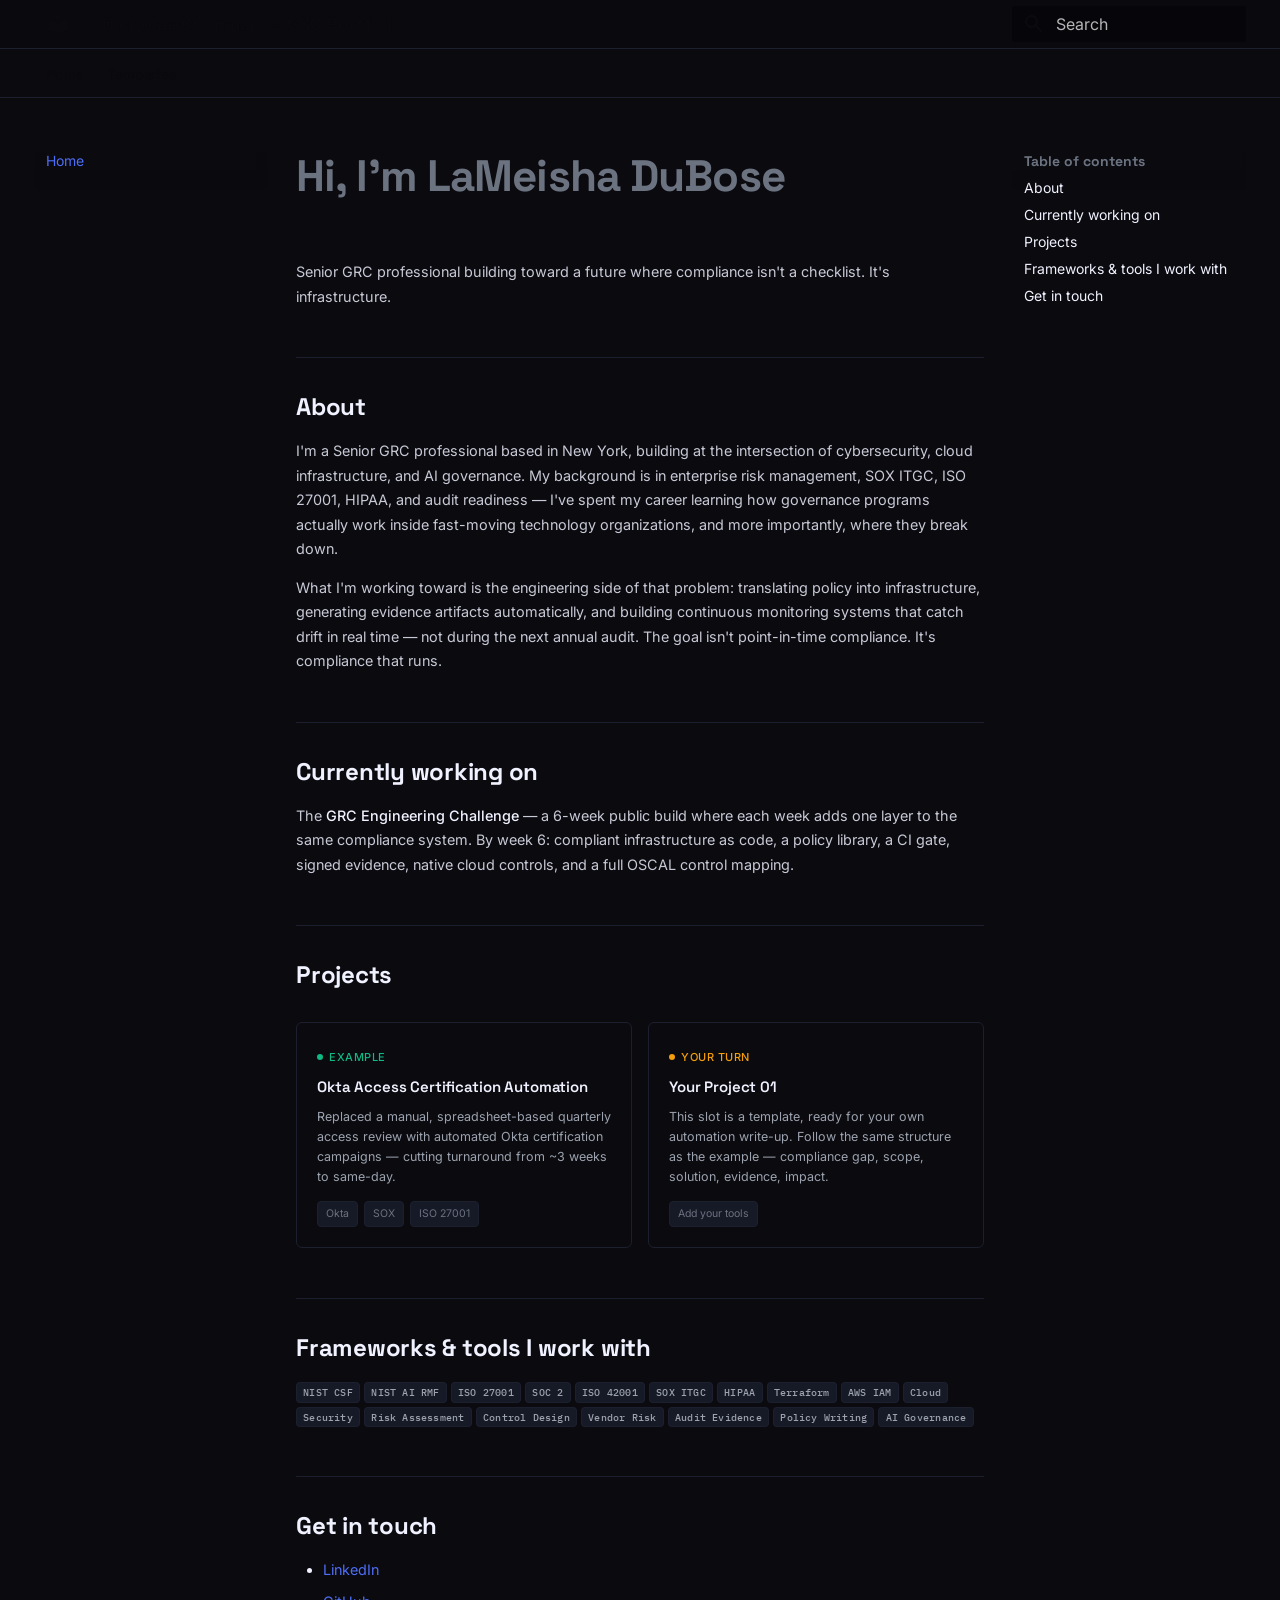
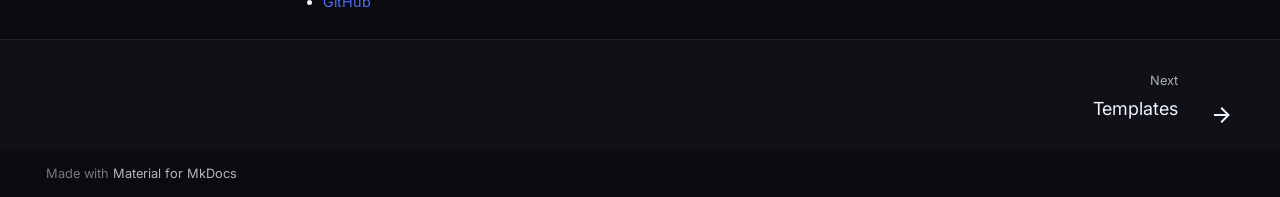
<file: index.html>
<!doctype html>
<html lang="en" class="no-js">
  <head>
    
      <meta charset="utf-8">
      <meta name="viewport" content="width=device-width,initial-scale=1">
      
        <meta name="description" content="GRC engineering portfolio and project case studies">
      
      
      
        <link rel="canonical" href="https://nicholasjrchapman-cpu.github.io/grc-portfolio/">
      
      
      
        <link rel="next" href="templates/">
      
      
        
      
      
      <link rel="icon" href="assets/images/favicon.png">
      <meta name="generator" content="mkdocs-1.6.1, mkdocs-material-9.7.7">
    
    
      
        <title>Nicholas Chapman — GRC Portfolio</title>
      
    
    
      <link rel="stylesheet" href="assets/stylesheets/main.ec1eaa64.min.css">
      
        
        <link rel="stylesheet" href="assets/stylesheets/palette.ab4e12ef.min.css">
      
      


    
    
      
    
    
      
        
        
        <link rel="preconnect" href="https://fonts.gstatic.com" crossorigin>
        <link rel="stylesheet" href="https://fonts.googleapis.com/css?family=Inter:300,300i,400,400i,700,700i%7CIBM+Plex+Mono:400,400i,700,700i&display=fallback">
        <style>:root{--md-text-font:"Inter";--md-code-font:"IBM Plex Mono"}</style>
      
    
    
      <link rel="stylesheet" href="css/custom.css">
    
    <script>__md_scope=new URL(".",location),__md_hash=e=>[...e].reduce(((e,_)=>(e<<5)-e+_.charCodeAt(0)),0),__md_get=(e,_=localStorage,t=__md_scope)=>JSON.parse(_.getItem(t.pathname+"."+e)),__md_set=(e,_,t=localStorage,a=__md_scope)=>{try{t.setItem(a.pathname+"."+e,JSON.stringify(_))}catch(e){}}</script>
    
      

    
    
  </head>
  
  
    
    
      
    
    
    
    
    <body dir="ltr" data-md-color-scheme="slate" data-md-color-primary="custom" data-md-color-accent="custom">
  
    
    <input class="md-toggle" data-md-toggle="drawer" type="checkbox" id="__drawer" autocomplete="off">
    <input class="md-toggle" data-md-toggle="search" type="checkbox" id="__search" autocomplete="off">
    <label class="md-overlay" for="__drawer"></label>
    <div data-md-component="skip">
      
        
        <a href="#hi-im-lameisha-dubose" class="md-skip">
          Skip to content
        </a>
      
    </div>
    <div data-md-component="announce">
      
    </div>
    
    
      

<header class="md-header" data-md-component="header">
  <nav class="md-header__inner md-grid" aria-label="Header">
    <a href="." title="Nicholas Chapman — GRC Portfolio" class="md-header__button md-logo" aria-label="Nicholas Chapman — GRC Portfolio" data-md-component="logo">
      
  
  <svg xmlns="http://www.w3.org/2000/svg" viewBox="0 0 24 24"><path d="M12 8a3 3 0 0 0 3-3 3 3 0 0 0-3-3 3 3 0 0 0-3 3 3 3 0 0 0 3 3m0 3.54C9.64 9.35 6.5 8 3 8v11c3.5 0 6.64 1.35 9 3.54 2.36-2.19 5.5-3.54 9-3.54V8c-3.5 0-6.64 1.35-9 3.54"/></svg>

    </a>
    <label class="md-header__button md-icon" for="__drawer">
      
      <svg xmlns="http://www.w3.org/2000/svg" viewBox="0 0 24 24"><path d="M3 6h18v2H3zm0 5h18v2H3zm0 5h18v2H3z"/></svg>
    </label>
    <div class="md-header__title" data-md-component="header-title">
      <div class="md-header__ellipsis">
        <div class="md-header__topic">
          <span class="md-ellipsis">
            Nicholas Chapman — GRC Portfolio
          </span>
        </div>
        <div class="md-header__topic" data-md-component="header-topic">
          <span class="md-ellipsis">
            
              Home
            
          </span>
        </div>
      </div>
    </div>
    
      
        <form class="md-header__option" data-md-component="palette">
  
    
    
    
    <input class="md-option" data-md-color-media="" data-md-color-scheme="slate" data-md-color-primary="custom" data-md-color-accent="custom"  aria-hidden="true"  type="radio" name="__palette" id="__palette_0">
    
  
</form>
      
    
    
      <script>var palette=__md_get("__palette");if(palette&&palette.color){if("(prefers-color-scheme)"===palette.color.media){var media=matchMedia("(prefers-color-scheme: light)"),input=document.querySelector(media.matches?"[data-md-color-media='(prefers-color-scheme: light)']":"[data-md-color-media='(prefers-color-scheme: dark)']");palette.color.media=input.getAttribute("data-md-color-media"),palette.color.scheme=input.getAttribute("data-md-color-scheme"),palette.color.primary=input.getAttribute("data-md-color-primary"),palette.color.accent=input.getAttribute("data-md-color-accent")}for(var[key,value]of Object.entries(palette.color))document.body.setAttribute("data-md-color-"+key,value)}</script>
    
    
    
      
      
        <label class="md-header__button md-icon" for="__search">
          
          <svg xmlns="http://www.w3.org/2000/svg" viewBox="0 0 24 24"><path d="M9.5 3A6.5 6.5 0 0 1 16 9.5c0 1.61-.59 3.09-1.56 4.23l.27.27h.79l5 5-1.5 1.5-5-5v-.79l-.27-.27A6.52 6.52 0 0 1 9.5 16 6.5 6.5 0 0 1 3 9.5 6.5 6.5 0 0 1 9.5 3m0 2C7 5 5 7 5 9.5S7 14 9.5 14 14 12 14 9.5 12 5 9.5 5"/></svg>
        </label>
        <div class="md-search" data-md-component="search" role="dialog">
  <label class="md-search__overlay" for="__search"></label>
  <div class="md-search__inner" role="search">
    <form class="md-search__form" name="search">
      <input type="text" class="md-search__input" name="query" aria-label="Search" placeholder="Search" autocapitalize="off" autocorrect="off" autocomplete="off" spellcheck="false" data-md-component="search-query" required>
      <label class="md-search__icon md-icon" for="__search">
        
        <svg xmlns="http://www.w3.org/2000/svg" viewBox="0 0 24 24"><path d="M9.5 3A6.5 6.5 0 0 1 16 9.5c0 1.61-.59 3.09-1.56 4.23l.27.27h.79l5 5-1.5 1.5-5-5v-.79l-.27-.27A6.52 6.52 0 0 1 9.5 16 6.5 6.5 0 0 1 3 9.5 6.5 6.5 0 0 1 9.5 3m0 2C7 5 5 7 5 9.5S7 14 9.5 14 14 12 14 9.5 12 5 9.5 5"/></svg>
        
        <svg xmlns="http://www.w3.org/2000/svg" viewBox="0 0 24 24"><path d="M20 11v2H8l5.5 5.5-1.42 1.42L4.16 12l7.92-7.92L13.5 5.5 8 11z"/></svg>
      </label>
      <nav class="md-search__options" aria-label="Search">
        
        <button type="reset" class="md-search__icon md-icon" title="Clear" aria-label="Clear" tabindex="-1">
          
          <svg xmlns="http://www.w3.org/2000/svg" viewBox="0 0 24 24"><path d="M19 6.41 17.59 5 12 10.59 6.41 5 5 6.41 10.59 12 5 17.59 6.41 19 12 13.41 17.59 19 19 17.59 13.41 12z"/></svg>
        </button>
      </nav>
      
        <div class="md-search__suggest" data-md-component="search-suggest"></div>
      
    </form>
    <div class="md-search__output">
      <div class="md-search__scrollwrap" tabindex="0" data-md-scrollfix>
        <div class="md-search-result" data-md-component="search-result">
          <div class="md-search-result__meta">
            Initializing search
          </div>
          <ol class="md-search-result__list" role="presentation"></ol>
        </div>
      </div>
    </div>
  </div>
</div>
      
    
    
  </nav>
  
</header>
    
    <div class="md-container" data-md-component="container">
      
      
        
          
            
<nav class="md-tabs" aria-label="Tabs" data-md-component="tabs">
  <div class="md-grid">
    <ul class="md-tabs__list">
      
        
  
  
  
    
  
  
    <li class="md-tabs__item md-tabs__item--active">
      <a href="." class="md-tabs__link">
        
  
  
    
  
  Home

      </a>
    </li>
  

      
        
  
  
  
  
    <li class="md-tabs__item">
      <a href="templates/" class="md-tabs__link">
        
  
  
    
  
  Templates

      </a>
    </li>
  

      
    </ul>
  </div>
</nav>
          
        
      
      <main class="md-main" data-md-component="main">
        <div class="md-main__inner md-grid">
          
            
              
              <div class="md-sidebar md-sidebar--primary" data-md-component="sidebar" data-md-type="navigation" >
                <div class="md-sidebar__scrollwrap">
                  <div class="md-sidebar__inner">
                    


  


<nav class="md-nav md-nav--primary md-nav--lifted" aria-label="Navigation" data-md-level="0">
  <label class="md-nav__title" for="__drawer">
    <a href="." title="Nicholas Chapman — GRC Portfolio" class="md-nav__button md-logo" aria-label="Nicholas Chapman — GRC Portfolio" data-md-component="logo">
      
  
  <svg xmlns="http://www.w3.org/2000/svg" viewBox="0 0 24 24"><path d="M12 8a3 3 0 0 0 3-3 3 3 0 0 0-3-3 3 3 0 0 0-3 3 3 3 0 0 0 3 3m0 3.54C9.64 9.35 6.5 8 3 8v11c3.5 0 6.64 1.35 9 3.54 2.36-2.19 5.5-3.54 9-3.54V8c-3.5 0-6.64 1.35-9 3.54"/></svg>

    </a>
    Nicholas Chapman — GRC Portfolio
  </label>
  
  <ul class="md-nav__list" data-md-scrollfix>
    
      
      
  
  
    
  
  
  
    <li class="md-nav__item md-nav__item--active">
      
      <input class="md-nav__toggle md-toggle" type="checkbox" id="__toc">
      
      
        
      
      
        <label class="md-nav__link md-nav__link--active" for="__toc">
          
  
  
  <span class="md-ellipsis">
    
  
    Home
  

    
  </span>
  
  

          <span class="md-nav__icon md-icon"></span>
        </label>
      
      <a href="." class="md-nav__link md-nav__link--active">
        
  
  
  <span class="md-ellipsis">
    
  
    Home
  

    
  </span>
  
  

      </a>
      
        

<nav class="md-nav md-nav--secondary" aria-label="Table of contents">
  
  
  
    
  
  
    <label class="md-nav__title" for="__toc">
      <span class="md-nav__icon md-icon"></span>
      Table of contents
    </label>
    <ul class="md-nav__list" data-md-component="toc" data-md-scrollfix>
      
        <li class="md-nav__item">
  <a href="#about" class="md-nav__link">
    <span class="md-ellipsis">
      
        About
      
    </span>
  </a>
  
</li>
      
        <li class="md-nav__item">
  <a href="#currently-working-on" class="md-nav__link">
    <span class="md-ellipsis">
      
        Currently working on
      
    </span>
  </a>
  
</li>
      
        <li class="md-nav__item">
  <a href="#projects" class="md-nav__link">
    <span class="md-ellipsis">
      
        Projects
      
    </span>
  </a>
  
</li>
      
        <li class="md-nav__item">
  <a href="#frameworks-tools-i-work-with" class="md-nav__link">
    <span class="md-ellipsis">
      
        Frameworks &amp; tools I work with
      
    </span>
  </a>
  
</li>
      
        <li class="md-nav__item">
  <a href="#get-in-touch" class="md-nav__link">
    <span class="md-ellipsis">
      
        Get in touch
      
    </span>
  </a>
  
</li>
      
    </ul>
  
</nav>
      
    </li>
  

    
      
      
  
  
  
  
    <li class="md-nav__item">
      <a href="templates/" class="md-nav__link">
        
  
  
  <span class="md-ellipsis">
    
  
    Templates
  

    
  </span>
  
  

      </a>
    </li>
  

    
  </ul>
</nav>
                  </div>
                </div>
              </div>
            
            
              
              <div class="md-sidebar md-sidebar--secondary" data-md-component="sidebar" data-md-type="toc" >
                <div class="md-sidebar__scrollwrap">
                  <div class="md-sidebar__inner">
                    

<nav class="md-nav md-nav--secondary" aria-label="Table of contents">
  
  
  
    
  
  
    <label class="md-nav__title" for="__toc">
      <span class="md-nav__icon md-icon"></span>
      Table of contents
    </label>
    <ul class="md-nav__list" data-md-component="toc" data-md-scrollfix>
      
        <li class="md-nav__item">
  <a href="#about" class="md-nav__link">
    <span class="md-ellipsis">
      
        About
      
    </span>
  </a>
  
</li>
      
        <li class="md-nav__item">
  <a href="#currently-working-on" class="md-nav__link">
    <span class="md-ellipsis">
      
        Currently working on
      
    </span>
  </a>
  
</li>
      
        <li class="md-nav__item">
  <a href="#projects" class="md-nav__link">
    <span class="md-ellipsis">
      
        Projects
      
    </span>
  </a>
  
</li>
      
        <li class="md-nav__item">
  <a href="#frameworks-tools-i-work-with" class="md-nav__link">
    <span class="md-ellipsis">
      
        Frameworks &amp; tools I work with
      
    </span>
  </a>
  
</li>
      
        <li class="md-nav__item">
  <a href="#get-in-touch" class="md-nav__link">
    <span class="md-ellipsis">
      
        Get in touch
      
    </span>
  </a>
  
</li>
      
    </ul>
  
</nav>
                  </div>
                </div>
              </div>
            
          
          
            <div class="md-content" data-md-component="content">
              
              <article class="md-content__inner md-typeset">
                
                  



<h1 id="hi-im-lameisha-dubose">Hi, I'm LaMeisha DuBose<a class="headerlink" href="#hi-im-lameisha-dubose" title="Permanent link">&para;</a></h1>
<p>Senior GRC professional building toward a future where compliance isn't a checklist. It's infrastructure.</p>
<h2 id="about">About<a class="headerlink" href="#about" title="Permanent link">&para;</a></h2>
<p>I'm a Senior GRC professional based in New York, building at the intersection of cybersecurity, cloud infrastructure, and AI governance. My background is in enterprise risk management, SOX ITGC, ISO 27001, HIPAA, and audit readiness — I've spent my career learning how governance programs actually work inside fast-moving technology organizations, and more importantly, where they break down.</p>
<p>What I'm working toward is the engineering side of that problem: translating policy into infrastructure, generating evidence artifacts automatically, and building continuous monitoring systems that catch drift in real time — not during the next annual audit. The goal isn't point-in-time compliance. It's compliance that runs.</p>
<h2 id="currently-working-on">Currently working on<a class="headerlink" href="#currently-working-on" title="Permanent link">&para;</a></h2>
<p>The <strong>GRC Engineering Challenge</strong> — a 6-week public build where each week adds one layer to the same compliance system. By week 6: compliant infrastructure as code, a policy library, a CI gate, signed evidence, native cloud controls, and a full OSCAL control mapping.</p>
<h2 id="projects">Projects<a class="headerlink" href="#projects" title="Permanent link">&para;</a></h2>
<div class="project-grid">
  <a class="project-card" href="automation/example-access-review-automation/">
    <span class="project-status status-live"><span class="status-dot"></span>Example</span>
    <h3>Okta Access Certification Automation</h3>
    <p>Replaced a manual, spreadsheet-based quarterly access review with automated Okta certification campaigns — cutting turnaround from ~3 weeks to same-day.</p>
    <div class="project-tags">
      <span>Okta</span><span>SOX</span><span>ISO 27001</span>
    </div>
  </a>
  <a class="project-card" href="automation/project-placeholder/">
    <span class="project-status status-dev"><span class="status-dot"></span>Your turn</span>
    <h3>Your Project 01</h3>
    <p>This slot is a template, ready for your own automation write-up. Follow the same structure as the example — compliance gap, scope, solution, evidence, impact.</p>
    <div class="project-tags">
      <span>Add your tools</span>
    </div>
  </a>
</div>

<h2 id="frameworks-tools-i-work-with">Frameworks &amp; tools I work with<a class="headerlink" href="#frameworks-tools-i-work-with" title="Permanent link">&para;</a></h2>
<p><code>NIST CSF</code> <code>NIST AI RMF</code> <code>ISO 27001</code> <code>SOC 2</code> <code>ISO 42001</code> <code>SOX ITGC</code> <code>HIPAA</code> <code>Terraform</code> <code>AWS IAM</code> <code>Cloud Security</code> <code>Risk Assessment</code> <code>Control Design</code> <code>Vendor Risk</code> <code>Audit Evidence</code> <code>Policy Writing</code> <code>AI Governance</code></p>
<h2 id="get-in-touch">Get in touch<a class="headerlink" href="#get-in-touch" title="Permanent link">&para;</a></h2>
<ul>
<li><a href="https://www.linkedin.com/in/lameisha-d">LinkedIn</a></li>
<li><a href="https://github.com/LSDubose">GitHub</a></li>
</ul>












                
              </article>
            </div>
          
          
<script>var target=document.getElementById(location.hash.slice(1));target&&target.name&&(target.checked=target.name.startsWith("__tabbed_"))</script>
        </div>
        
          <button type="button" class="md-top md-icon" data-md-component="top" hidden>
  
  <svg xmlns="http://www.w3.org/2000/svg" viewBox="0 0 24 24"><path d="M13 20h-2V8l-5.5 5.5-1.42-1.42L12 4.16l7.92 7.92-1.42 1.42L13 8z"/></svg>
  Back to top
</button>
        
      </main>
      
        <footer class="md-footer">
  
    
      
      <nav class="md-footer__inner md-grid" aria-label="Footer" >
        
        
          
          <a href="templates/" class="md-footer__link md-footer__link--next" aria-label="Next: Templates">
            <div class="md-footer__title">
              <span class="md-footer__direction">
                Next
              </span>
              <div class="md-ellipsis">
                Templates
              </div>
            </div>
            <div class="md-footer__button md-icon">
              
              <svg xmlns="http://www.w3.org/2000/svg" viewBox="0 0 24 24"><path d="M4 11v2h12l-5.5 5.5 1.42 1.42L19.84 12l-7.92-7.92L10.5 5.5 16 11z"/></svg>
            </div>
          </a>
        
      </nav>
    
  
  <div class="md-footer-meta md-typeset">
    <div class="md-footer-meta__inner md-grid">
      <div class="md-copyright">
  
  
    Made with
    <a href="https://squidfunk.github.io/mkdocs-material/" target="_blank" rel="noopener">
      Material for MkDocs
    </a>
  
</div>
      
    </div>
  </div>
</footer>
      
    </div>
    <div class="md-dialog" data-md-component="dialog">
      <div class="md-dialog__inner md-typeset"></div>
    </div>
    
    
    
      
      
      <script id="__config" type="application/json">{"annotate": null, "base": ".", "features": ["navigation.instant", "navigation.tracking", "navigation.tabs", "navigation.sections", "navigation.top", "navigation.footer", "toc.follow", "search.suggest", "search.highlight", "content.code.copy"], "search": "assets/javascripts/workers/search.2c215733.min.js", "tags": null, "translations": {"clipboard.copied": "Copied to clipboard", "clipboard.copy": "Copy to clipboard", "search.result.more.one": "1 more on this page", "search.result.more.other": "# more on this page", "search.result.none": "No matching documents", "search.result.one": "1 matching document", "search.result.other": "# matching documents", "search.result.placeholder": "Type to start searching", "search.result.term.missing": "Missing", "select.version": "Select version"}, "version": null}</script>
    
    
      <script src="assets/javascripts/bundle.d7400e89.min.js"></script>
      
    
  </body>
</html>
</file>
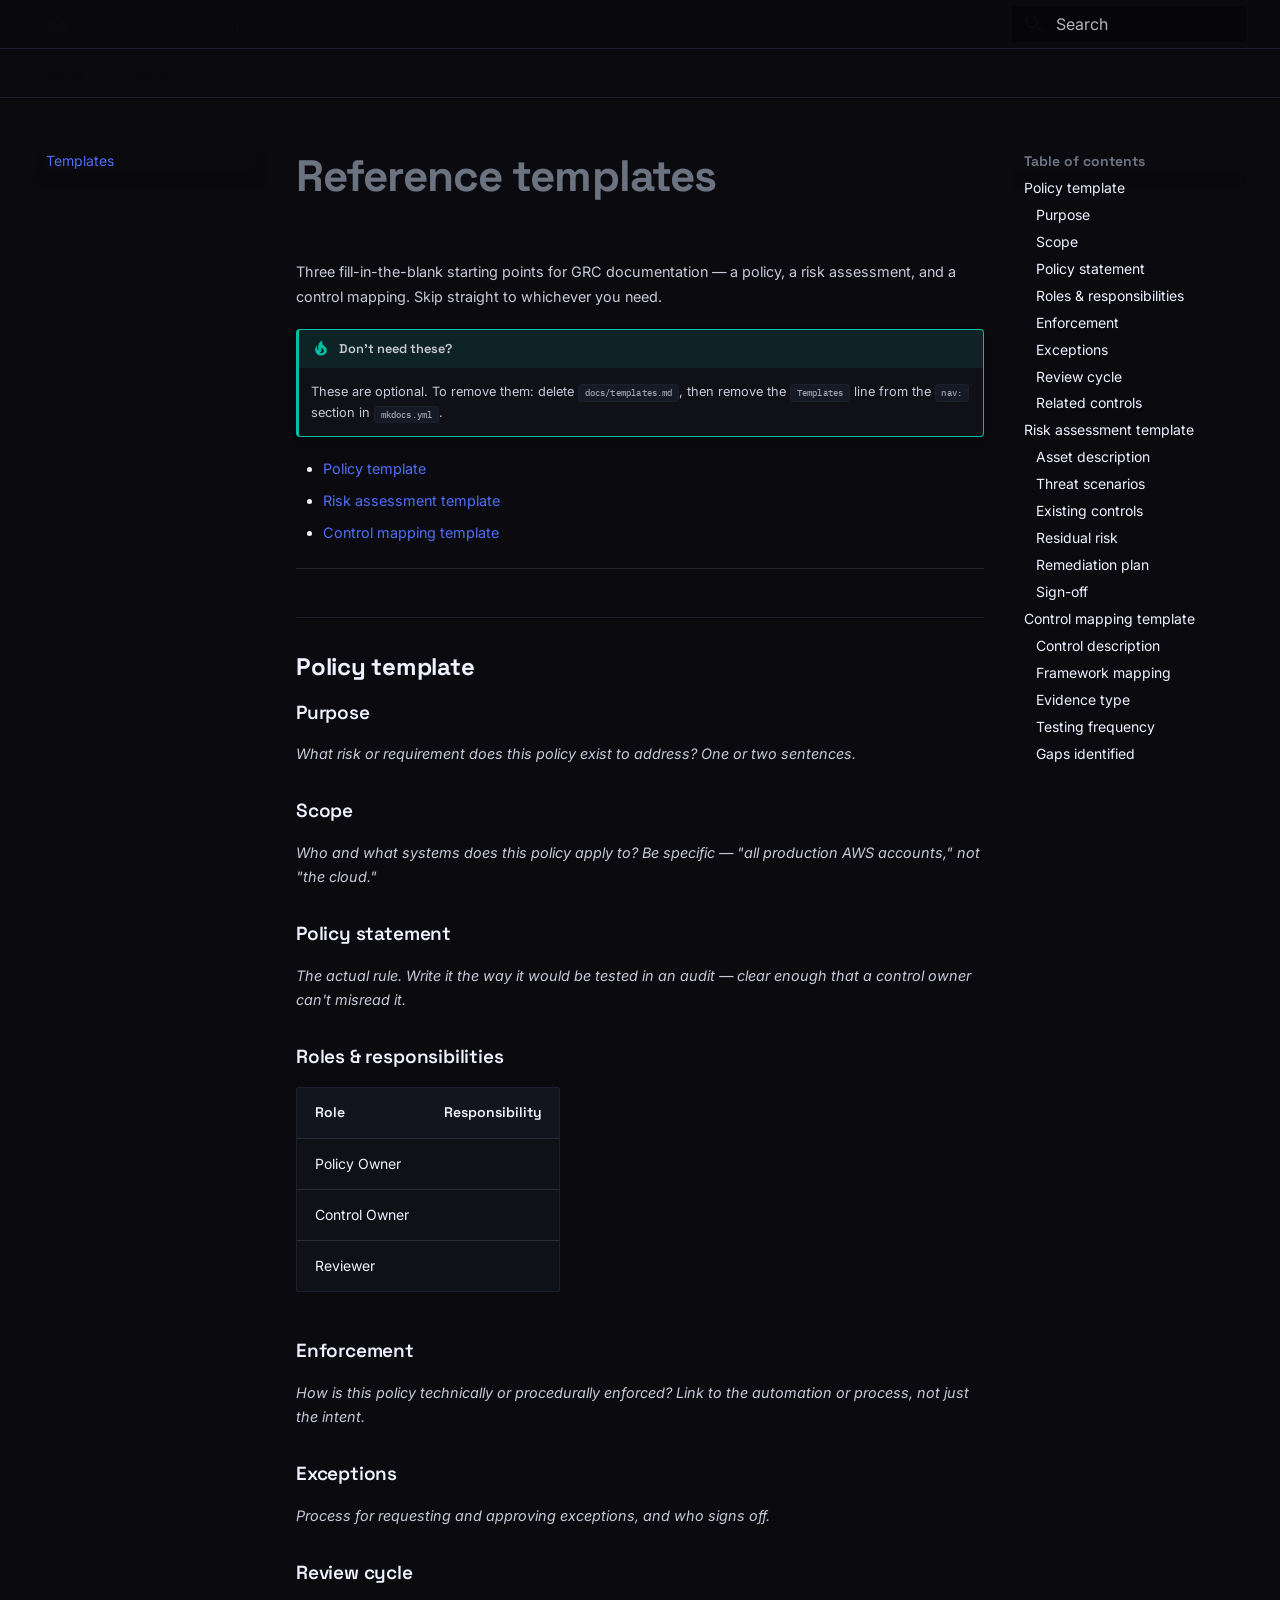
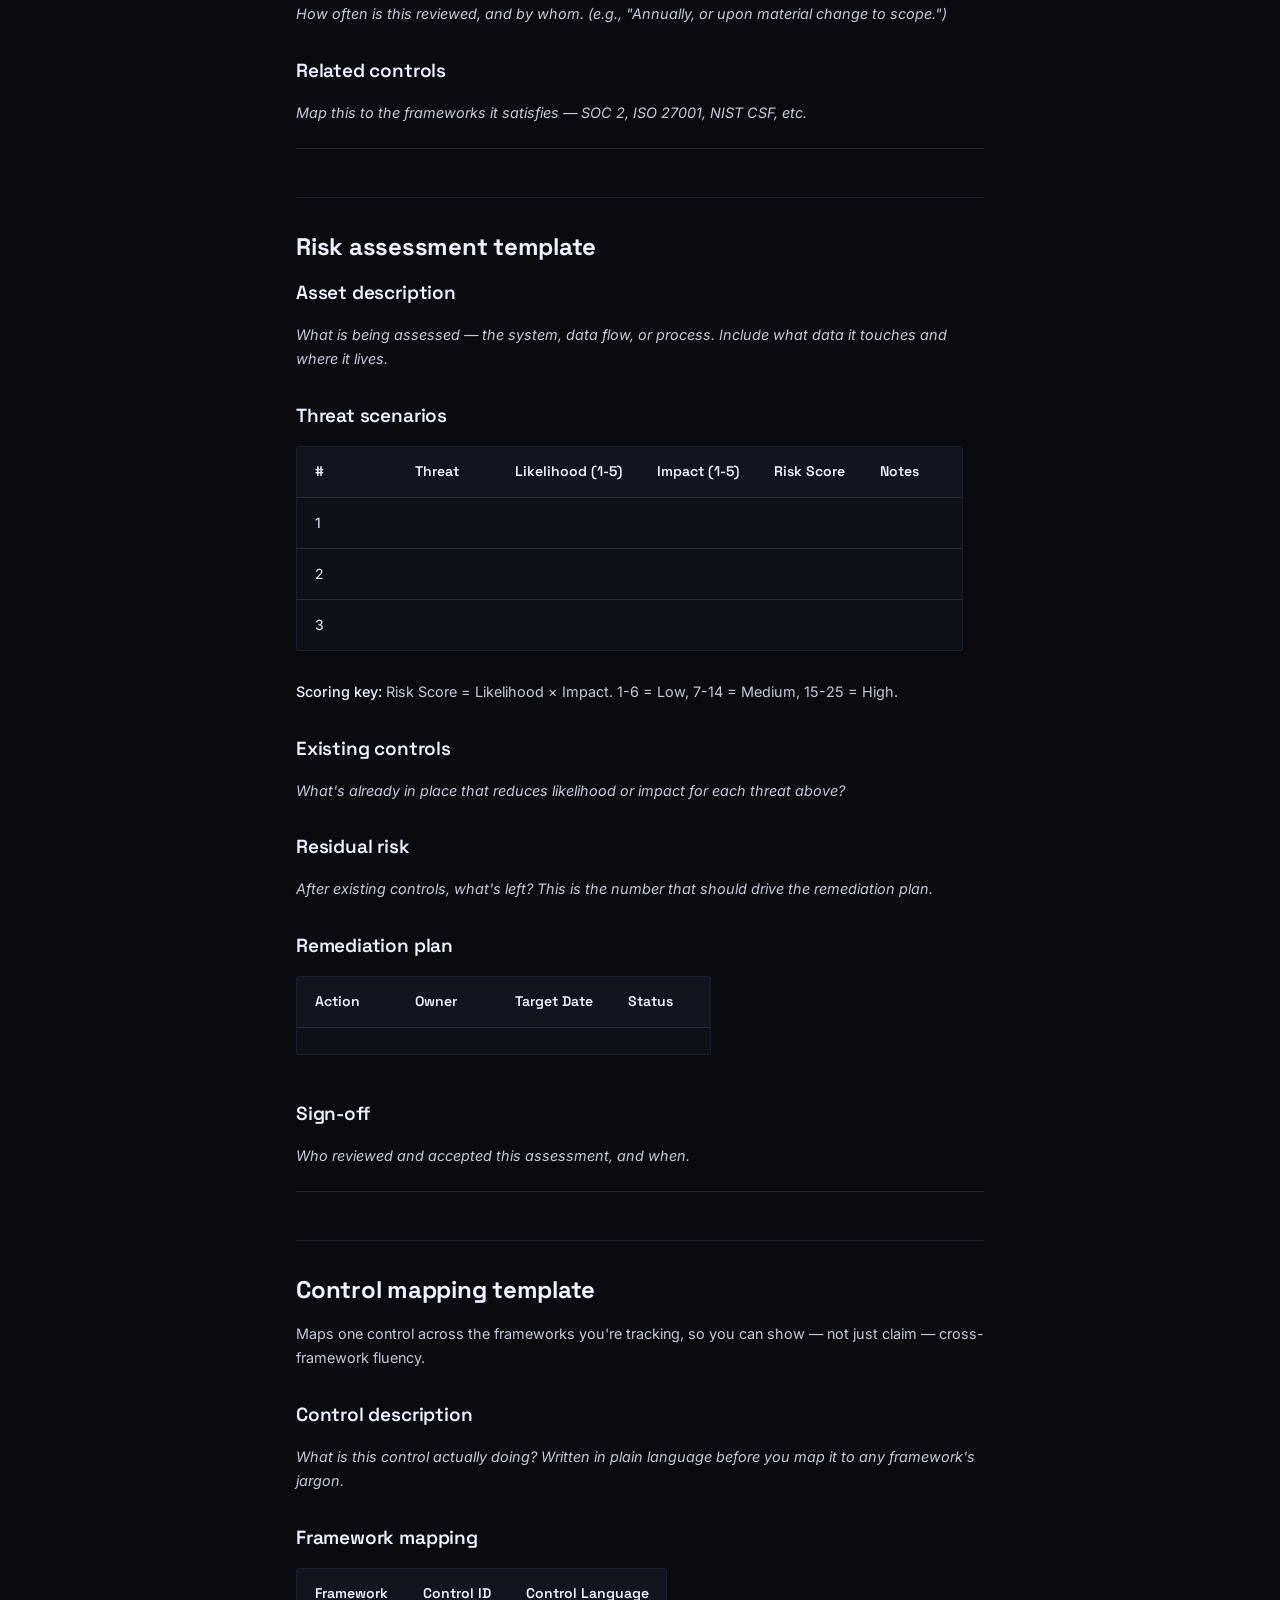
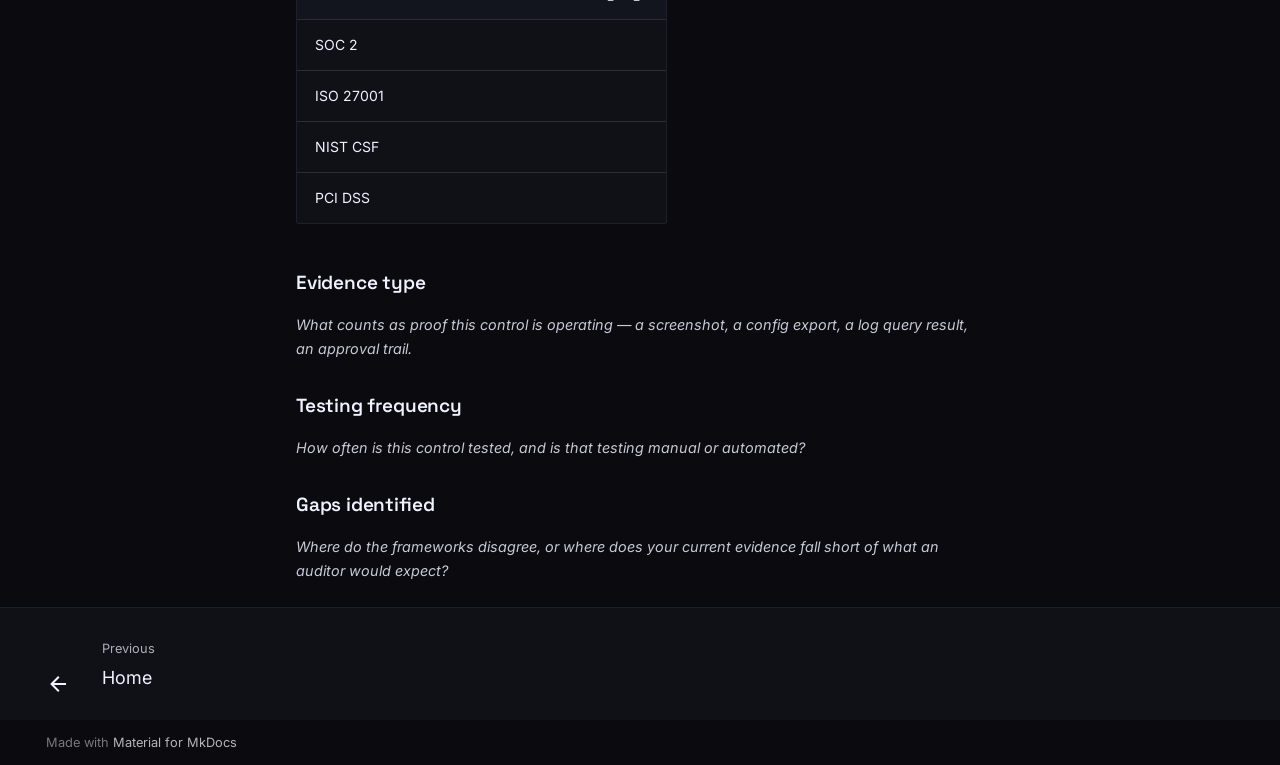
<file: templates/index.html>
<!doctype html>
<html lang="en" class="no-js">
  <head>
    
      <meta charset="utf-8">
      <meta name="viewport" content="width=device-width,initial-scale=1">
      
        <meta name="description" content="GRC engineering portfolio and project case studies">
      
      
      
        <link rel="canonical" href="https://nicholasjrchapman-cpu.github.io/grc-portfolio/templates/">
      
      
        <link rel="prev" href="..">
      
      
      
        
      
      
      <link rel="icon" href="../assets/images/favicon.png">
      <meta name="generator" content="mkdocs-1.6.1, mkdocs-material-9.7.7">
    
    
      
        <title>Templates - Nicholas Chapman — GRC Portfolio</title>
      
    
    
      <link rel="stylesheet" href="../assets/stylesheets/main.ec1eaa64.min.css">
      
        
        <link rel="stylesheet" href="../assets/stylesheets/palette.ab4e12ef.min.css">
      
      


    
    
      
    
    
      
        
        
        <link rel="preconnect" href="https://fonts.gstatic.com" crossorigin>
        <link rel="stylesheet" href="https://fonts.googleapis.com/css?family=Inter:300,300i,400,400i,700,700i%7CIBM+Plex+Mono:400,400i,700,700i&display=fallback">
        <style>:root{--md-text-font:"Inter";--md-code-font:"IBM Plex Mono"}</style>
      
    
    
      <link rel="stylesheet" href="../css/custom.css">
    
    <script>__md_scope=new URL("..",location),__md_hash=e=>[...e].reduce(((e,_)=>(e<<5)-e+_.charCodeAt(0)),0),__md_get=(e,_=localStorage,t=__md_scope)=>JSON.parse(_.getItem(t.pathname+"."+e)),__md_set=(e,_,t=localStorage,a=__md_scope)=>{try{t.setItem(a.pathname+"."+e,JSON.stringify(_))}catch(e){}}</script>
    
      

    
    
  </head>
  
  
    
    
      
    
    
    
    
    <body dir="ltr" data-md-color-scheme="slate" data-md-color-primary="custom" data-md-color-accent="custom">
  
    
    <input class="md-toggle" data-md-toggle="drawer" type="checkbox" id="__drawer" autocomplete="off">
    <input class="md-toggle" data-md-toggle="search" type="checkbox" id="__search" autocomplete="off">
    <label class="md-overlay" for="__drawer"></label>
    <div data-md-component="skip">
      
        
        <a href="#reference-templates" class="md-skip">
          Skip to content
        </a>
      
    </div>
    <div data-md-component="announce">
      
    </div>
    
    
      

<header class="md-header" data-md-component="header">
  <nav class="md-header__inner md-grid" aria-label="Header">
    <a href=".." title="Nicholas Chapman — GRC Portfolio" class="md-header__button md-logo" aria-label="Nicholas Chapman — GRC Portfolio" data-md-component="logo">
      
  
  <svg xmlns="http://www.w3.org/2000/svg" viewBox="0 0 24 24"><path d="M12 8a3 3 0 0 0 3-3 3 3 0 0 0-3-3 3 3 0 0 0-3 3 3 3 0 0 0 3 3m0 3.54C9.64 9.35 6.5 8 3 8v11c3.5 0 6.64 1.35 9 3.54 2.36-2.19 5.5-3.54 9-3.54V8c-3.5 0-6.64 1.35-9 3.54"/></svg>

    </a>
    <label class="md-header__button md-icon" for="__drawer">
      
      <svg xmlns="http://www.w3.org/2000/svg" viewBox="0 0 24 24"><path d="M3 6h18v2H3zm0 5h18v2H3zm0 5h18v2H3z"/></svg>
    </label>
    <div class="md-header__title" data-md-component="header-title">
      <div class="md-header__ellipsis">
        <div class="md-header__topic">
          <span class="md-ellipsis">
            Nicholas Chapman — GRC Portfolio
          </span>
        </div>
        <div class="md-header__topic" data-md-component="header-topic">
          <span class="md-ellipsis">
            
              Templates
            
          </span>
        </div>
      </div>
    </div>
    
      
        <form class="md-header__option" data-md-component="palette">
  
    
    
    
    <input class="md-option" data-md-color-media="" data-md-color-scheme="slate" data-md-color-primary="custom" data-md-color-accent="custom"  aria-hidden="true"  type="radio" name="__palette" id="__palette_0">
    
  
</form>
      
    
    
      <script>var palette=__md_get("__palette");if(palette&&palette.color){if("(prefers-color-scheme)"===palette.color.media){var media=matchMedia("(prefers-color-scheme: light)"),input=document.querySelector(media.matches?"[data-md-color-media='(prefers-color-scheme: light)']":"[data-md-color-media='(prefers-color-scheme: dark)']");palette.color.media=input.getAttribute("data-md-color-media"),palette.color.scheme=input.getAttribute("data-md-color-scheme"),palette.color.primary=input.getAttribute("data-md-color-primary"),palette.color.accent=input.getAttribute("data-md-color-accent")}for(var[key,value]of Object.entries(palette.color))document.body.setAttribute("data-md-color-"+key,value)}</script>
    
    
    
      
      
        <label class="md-header__button md-icon" for="__search">
          
          <svg xmlns="http://www.w3.org/2000/svg" viewBox="0 0 24 24"><path d="M9.5 3A6.5 6.5 0 0 1 16 9.5c0 1.61-.59 3.09-1.56 4.23l.27.27h.79l5 5-1.5 1.5-5-5v-.79l-.27-.27A6.52 6.52 0 0 1 9.5 16 6.5 6.5 0 0 1 3 9.5 6.5 6.5 0 0 1 9.5 3m0 2C7 5 5 7 5 9.5S7 14 9.5 14 14 12 14 9.5 12 5 9.5 5"/></svg>
        </label>
        <div class="md-search" data-md-component="search" role="dialog">
  <label class="md-search__overlay" for="__search"></label>
  <div class="md-search__inner" role="search">
    <form class="md-search__form" name="search">
      <input type="text" class="md-search__input" name="query" aria-label="Search" placeholder="Search" autocapitalize="off" autocorrect="off" autocomplete="off" spellcheck="false" data-md-component="search-query" required>
      <label class="md-search__icon md-icon" for="__search">
        
        <svg xmlns="http://www.w3.org/2000/svg" viewBox="0 0 24 24"><path d="M9.5 3A6.5 6.5 0 0 1 16 9.5c0 1.61-.59 3.09-1.56 4.23l.27.27h.79l5 5-1.5 1.5-5-5v-.79l-.27-.27A6.52 6.52 0 0 1 9.5 16 6.5 6.5 0 0 1 3 9.5 6.5 6.5 0 0 1 9.5 3m0 2C7 5 5 7 5 9.5S7 14 9.5 14 14 12 14 9.5 12 5 9.5 5"/></svg>
        
        <svg xmlns="http://www.w3.org/2000/svg" viewBox="0 0 24 24"><path d="M20 11v2H8l5.5 5.5-1.42 1.42L4.16 12l7.92-7.92L13.5 5.5 8 11z"/></svg>
      </label>
      <nav class="md-search__options" aria-label="Search">
        
        <button type="reset" class="md-search__icon md-icon" title="Clear" aria-label="Clear" tabindex="-1">
          
          <svg xmlns="http://www.w3.org/2000/svg" viewBox="0 0 24 24"><path d="M19 6.41 17.59 5 12 10.59 6.41 5 5 6.41 10.59 12 5 17.59 6.41 19 12 13.41 17.59 19 19 17.59 13.41 12z"/></svg>
        </button>
      </nav>
      
        <div class="md-search__suggest" data-md-component="search-suggest"></div>
      
    </form>
    <div class="md-search__output">
      <div class="md-search__scrollwrap" tabindex="0" data-md-scrollfix>
        <div class="md-search-result" data-md-component="search-result">
          <div class="md-search-result__meta">
            Initializing search
          </div>
          <ol class="md-search-result__list" role="presentation"></ol>
        </div>
      </div>
    </div>
  </div>
</div>
      
    
    
  </nav>
  
</header>
    
    <div class="md-container" data-md-component="container">
      
      
        
          
            
<nav class="md-tabs" aria-label="Tabs" data-md-component="tabs">
  <div class="md-grid">
    <ul class="md-tabs__list">
      
        
  
  
  
  
    <li class="md-tabs__item">
      <a href=".." class="md-tabs__link">
        
  
  
    
  
  Home

      </a>
    </li>
  

      
        
  
  
  
    
  
  
    <li class="md-tabs__item md-tabs__item--active">
      <a href="./" class="md-tabs__link">
        
  
  
    
  
  Templates

      </a>
    </li>
  

      
    </ul>
  </div>
</nav>
          
        
      
      <main class="md-main" data-md-component="main">
        <div class="md-main__inner md-grid">
          
            
              
              <div class="md-sidebar md-sidebar--primary" data-md-component="sidebar" data-md-type="navigation" >
                <div class="md-sidebar__scrollwrap">
                  <div class="md-sidebar__inner">
                    


  


<nav class="md-nav md-nav--primary md-nav--lifted" aria-label="Navigation" data-md-level="0">
  <label class="md-nav__title" for="__drawer">
    <a href=".." title="Nicholas Chapman — GRC Portfolio" class="md-nav__button md-logo" aria-label="Nicholas Chapman — GRC Portfolio" data-md-component="logo">
      
  
  <svg xmlns="http://www.w3.org/2000/svg" viewBox="0 0 24 24"><path d="M12 8a3 3 0 0 0 3-3 3 3 0 0 0-3-3 3 3 0 0 0-3 3 3 3 0 0 0 3 3m0 3.54C9.64 9.35 6.5 8 3 8v11c3.5 0 6.64 1.35 9 3.54 2.36-2.19 5.5-3.54 9-3.54V8c-3.5 0-6.64 1.35-9 3.54"/></svg>

    </a>
    Nicholas Chapman — GRC Portfolio
  </label>
  
  <ul class="md-nav__list" data-md-scrollfix>
    
      
      
  
  
  
  
    <li class="md-nav__item">
      <a href=".." class="md-nav__link">
        
  
  
  <span class="md-ellipsis">
    
  
    Home
  

    
  </span>
  
  

      </a>
    </li>
  

    
      
      
  
  
    
  
  
  
    <li class="md-nav__item md-nav__item--active">
      
      <input class="md-nav__toggle md-toggle" type="checkbox" id="__toc">
      
      
        
      
      
        <label class="md-nav__link md-nav__link--active" for="__toc">
          
  
  
  <span class="md-ellipsis">
    
  
    Templates
  

    
  </span>
  
  

          <span class="md-nav__icon md-icon"></span>
        </label>
      
      <a href="./" class="md-nav__link md-nav__link--active">
        
  
  
  <span class="md-ellipsis">
    
  
    Templates
  

    
  </span>
  
  

      </a>
      
        

<nav class="md-nav md-nav--secondary" aria-label="Table of contents">
  
  
  
    
  
  
    <label class="md-nav__title" for="__toc">
      <span class="md-nav__icon md-icon"></span>
      Table of contents
    </label>
    <ul class="md-nav__list" data-md-component="toc" data-md-scrollfix>
      
        <li class="md-nav__item">
  <a href="#policy-template" class="md-nav__link">
    <span class="md-ellipsis">
      
        Policy template
      
    </span>
  </a>
  
    <nav class="md-nav" aria-label="Policy template">
      <ul class="md-nav__list">
        
          <li class="md-nav__item">
  <a href="#purpose" class="md-nav__link">
    <span class="md-ellipsis">
      
        Purpose
      
    </span>
  </a>
  
</li>
        
          <li class="md-nav__item">
  <a href="#scope" class="md-nav__link">
    <span class="md-ellipsis">
      
        Scope
      
    </span>
  </a>
  
</li>
        
          <li class="md-nav__item">
  <a href="#policy-statement" class="md-nav__link">
    <span class="md-ellipsis">
      
        Policy statement
      
    </span>
  </a>
  
</li>
        
          <li class="md-nav__item">
  <a href="#roles-responsibilities" class="md-nav__link">
    <span class="md-ellipsis">
      
        Roles &amp; responsibilities
      
    </span>
  </a>
  
</li>
        
          <li class="md-nav__item">
  <a href="#enforcement" class="md-nav__link">
    <span class="md-ellipsis">
      
        Enforcement
      
    </span>
  </a>
  
</li>
        
          <li class="md-nav__item">
  <a href="#exceptions" class="md-nav__link">
    <span class="md-ellipsis">
      
        Exceptions
      
    </span>
  </a>
  
</li>
        
          <li class="md-nav__item">
  <a href="#review-cycle" class="md-nav__link">
    <span class="md-ellipsis">
      
        Review cycle
      
    </span>
  </a>
  
</li>
        
          <li class="md-nav__item">
  <a href="#related-controls" class="md-nav__link">
    <span class="md-ellipsis">
      
        Related controls
      
    </span>
  </a>
  
</li>
        
      </ul>
    </nav>
  
</li>
      
        <li class="md-nav__item">
  <a href="#risk-assessment-template" class="md-nav__link">
    <span class="md-ellipsis">
      
        Risk assessment template
      
    </span>
  </a>
  
    <nav class="md-nav" aria-label="Risk assessment template">
      <ul class="md-nav__list">
        
          <li class="md-nav__item">
  <a href="#asset-description" class="md-nav__link">
    <span class="md-ellipsis">
      
        Asset description
      
    </span>
  </a>
  
</li>
        
          <li class="md-nav__item">
  <a href="#threat-scenarios" class="md-nav__link">
    <span class="md-ellipsis">
      
        Threat scenarios
      
    </span>
  </a>
  
</li>
        
          <li class="md-nav__item">
  <a href="#existing-controls" class="md-nav__link">
    <span class="md-ellipsis">
      
        Existing controls
      
    </span>
  </a>
  
</li>
        
          <li class="md-nav__item">
  <a href="#residual-risk" class="md-nav__link">
    <span class="md-ellipsis">
      
        Residual risk
      
    </span>
  </a>
  
</li>
        
          <li class="md-nav__item">
  <a href="#remediation-plan" class="md-nav__link">
    <span class="md-ellipsis">
      
        Remediation plan
      
    </span>
  </a>
  
</li>
        
          <li class="md-nav__item">
  <a href="#sign-off" class="md-nav__link">
    <span class="md-ellipsis">
      
        Sign-off
      
    </span>
  </a>
  
</li>
        
      </ul>
    </nav>
  
</li>
      
        <li class="md-nav__item">
  <a href="#control-mapping-template" class="md-nav__link">
    <span class="md-ellipsis">
      
        Control mapping template
      
    </span>
  </a>
  
    <nav class="md-nav" aria-label="Control mapping template">
      <ul class="md-nav__list">
        
          <li class="md-nav__item">
  <a href="#control-description" class="md-nav__link">
    <span class="md-ellipsis">
      
        Control description
      
    </span>
  </a>
  
</li>
        
          <li class="md-nav__item">
  <a href="#framework-mapping" class="md-nav__link">
    <span class="md-ellipsis">
      
        Framework mapping
      
    </span>
  </a>
  
</li>
        
          <li class="md-nav__item">
  <a href="#evidence-type" class="md-nav__link">
    <span class="md-ellipsis">
      
        Evidence type
      
    </span>
  </a>
  
</li>
        
          <li class="md-nav__item">
  <a href="#testing-frequency" class="md-nav__link">
    <span class="md-ellipsis">
      
        Testing frequency
      
    </span>
  </a>
  
</li>
        
          <li class="md-nav__item">
  <a href="#gaps-identified" class="md-nav__link">
    <span class="md-ellipsis">
      
        Gaps identified
      
    </span>
  </a>
  
</li>
        
      </ul>
    </nav>
  
</li>
      
    </ul>
  
</nav>
      
    </li>
  

    
  </ul>
</nav>
                  </div>
                </div>
              </div>
            
            
              
              <div class="md-sidebar md-sidebar--secondary" data-md-component="sidebar" data-md-type="toc" >
                <div class="md-sidebar__scrollwrap">
                  <div class="md-sidebar__inner">
                    

<nav class="md-nav md-nav--secondary" aria-label="Table of contents">
  
  
  
    
  
  
    <label class="md-nav__title" for="__toc">
      <span class="md-nav__icon md-icon"></span>
      Table of contents
    </label>
    <ul class="md-nav__list" data-md-component="toc" data-md-scrollfix>
      
        <li class="md-nav__item">
  <a href="#policy-template" class="md-nav__link">
    <span class="md-ellipsis">
      
        Policy template
      
    </span>
  </a>
  
    <nav class="md-nav" aria-label="Policy template">
      <ul class="md-nav__list">
        
          <li class="md-nav__item">
  <a href="#purpose" class="md-nav__link">
    <span class="md-ellipsis">
      
        Purpose
      
    </span>
  </a>
  
</li>
        
          <li class="md-nav__item">
  <a href="#scope" class="md-nav__link">
    <span class="md-ellipsis">
      
        Scope
      
    </span>
  </a>
  
</li>
        
          <li class="md-nav__item">
  <a href="#policy-statement" class="md-nav__link">
    <span class="md-ellipsis">
      
        Policy statement
      
    </span>
  </a>
  
</li>
        
          <li class="md-nav__item">
  <a href="#roles-responsibilities" class="md-nav__link">
    <span class="md-ellipsis">
      
        Roles &amp; responsibilities
      
    </span>
  </a>
  
</li>
        
          <li class="md-nav__item">
  <a href="#enforcement" class="md-nav__link">
    <span class="md-ellipsis">
      
        Enforcement
      
    </span>
  </a>
  
</li>
        
          <li class="md-nav__item">
  <a href="#exceptions" class="md-nav__link">
    <span class="md-ellipsis">
      
        Exceptions
      
    </span>
  </a>
  
</li>
        
          <li class="md-nav__item">
  <a href="#review-cycle" class="md-nav__link">
    <span class="md-ellipsis">
      
        Review cycle
      
    </span>
  </a>
  
</li>
        
          <li class="md-nav__item">
  <a href="#related-controls" class="md-nav__link">
    <span class="md-ellipsis">
      
        Related controls
      
    </span>
  </a>
  
</li>
        
      </ul>
    </nav>
  
</li>
      
        <li class="md-nav__item">
  <a href="#risk-assessment-template" class="md-nav__link">
    <span class="md-ellipsis">
      
        Risk assessment template
      
    </span>
  </a>
  
    <nav class="md-nav" aria-label="Risk assessment template">
      <ul class="md-nav__list">
        
          <li class="md-nav__item">
  <a href="#asset-description" class="md-nav__link">
    <span class="md-ellipsis">
      
        Asset description
      
    </span>
  </a>
  
</li>
        
          <li class="md-nav__item">
  <a href="#threat-scenarios" class="md-nav__link">
    <span class="md-ellipsis">
      
        Threat scenarios
      
    </span>
  </a>
  
</li>
        
          <li class="md-nav__item">
  <a href="#existing-controls" class="md-nav__link">
    <span class="md-ellipsis">
      
        Existing controls
      
    </span>
  </a>
  
</li>
        
          <li class="md-nav__item">
  <a href="#residual-risk" class="md-nav__link">
    <span class="md-ellipsis">
      
        Residual risk
      
    </span>
  </a>
  
</li>
        
          <li class="md-nav__item">
  <a href="#remediation-plan" class="md-nav__link">
    <span class="md-ellipsis">
      
        Remediation plan
      
    </span>
  </a>
  
</li>
        
          <li class="md-nav__item">
  <a href="#sign-off" class="md-nav__link">
    <span class="md-ellipsis">
      
        Sign-off
      
    </span>
  </a>
  
</li>
        
      </ul>
    </nav>
  
</li>
      
        <li class="md-nav__item">
  <a href="#control-mapping-template" class="md-nav__link">
    <span class="md-ellipsis">
      
        Control mapping template
      
    </span>
  </a>
  
    <nav class="md-nav" aria-label="Control mapping template">
      <ul class="md-nav__list">
        
          <li class="md-nav__item">
  <a href="#control-description" class="md-nav__link">
    <span class="md-ellipsis">
      
        Control description
      
    </span>
  </a>
  
</li>
        
          <li class="md-nav__item">
  <a href="#framework-mapping" class="md-nav__link">
    <span class="md-ellipsis">
      
        Framework mapping
      
    </span>
  </a>
  
</li>
        
          <li class="md-nav__item">
  <a href="#evidence-type" class="md-nav__link">
    <span class="md-ellipsis">
      
        Evidence type
      
    </span>
  </a>
  
</li>
        
          <li class="md-nav__item">
  <a href="#testing-frequency" class="md-nav__link">
    <span class="md-ellipsis">
      
        Testing frequency
      
    </span>
  </a>
  
</li>
        
          <li class="md-nav__item">
  <a href="#gaps-identified" class="md-nav__link">
    <span class="md-ellipsis">
      
        Gaps identified
      
    </span>
  </a>
  
</li>
        
      </ul>
    </nav>
  
</li>
      
    </ul>
  
</nav>
                  </div>
                </div>
              </div>
            
          
          
            <div class="md-content" data-md-component="content">
              
              <article class="md-content__inner md-typeset">
                
                  



<h1 id="reference-templates">Reference templates<a class="headerlink" href="#reference-templates" title="Permanent link">&para;</a></h1>
<p>Three fill-in-the-blank starting points for GRC documentation — a policy, a risk assessment, and a control mapping. Skip straight to whichever you need.</p>
<div class="admonition tip">
<p class="admonition-title">Don't need these?</p>
<p>These are optional. To remove them: delete <code>docs/templates.md</code>, then remove the <code>Templates</code> line from the <code>nav:</code> section in <code>mkdocs.yml</code>.</p>
</div>
<ul>
<li><a href="#policy-template">Policy template</a></li>
<li><a href="#risk-assessment-template">Risk assessment template</a></li>
<li><a href="#control-mapping-template">Control mapping template</a></li>
</ul>
<hr />
<h2 id="policy-template">Policy template<a class="headerlink" href="#policy-template" title="Permanent link">&para;</a></h2>
<h3 id="purpose">Purpose<a class="headerlink" href="#purpose" title="Permanent link">&para;</a></h3>
<p><em>What risk or requirement does this policy exist to address? One or two sentences.</em></p>
<h3 id="scope">Scope<a class="headerlink" href="#scope" title="Permanent link">&para;</a></h3>
<p><em>Who and what systems does this policy apply to? Be specific — "all production AWS accounts," not "the cloud."</em></p>
<h3 id="policy-statement">Policy statement<a class="headerlink" href="#policy-statement" title="Permanent link">&para;</a></h3>
<p><em>The actual rule. Write it the way it would be tested in an audit — clear enough that a control owner can't misread it.</em></p>
<h3 id="roles-responsibilities">Roles &amp; responsibilities<a class="headerlink" href="#roles-responsibilities" title="Permanent link">&para;</a></h3>
<table>
<thead>
<tr>
<th>Role</th>
<th>Responsibility</th>
</tr>
</thead>
<tbody>
<tr>
<td>Policy Owner</td>
<td></td>
</tr>
<tr>
<td>Control Owner</td>
<td></td>
</tr>
<tr>
<td>Reviewer</td>
<td></td>
</tr>
</tbody>
</table>
<h3 id="enforcement">Enforcement<a class="headerlink" href="#enforcement" title="Permanent link">&para;</a></h3>
<p><em>How is this policy technically or procedurally enforced? Link to the automation or process, not just the intent.</em></p>
<h3 id="exceptions">Exceptions<a class="headerlink" href="#exceptions" title="Permanent link">&para;</a></h3>
<p><em>Process for requesting and approving exceptions, and who signs off.</em></p>
<h3 id="review-cycle">Review cycle<a class="headerlink" href="#review-cycle" title="Permanent link">&para;</a></h3>
<p><em>How often is this reviewed, and by whom. (e.g., "Annually, or upon material change to scope.")</em></p>
<h3 id="related-controls">Related controls<a class="headerlink" href="#related-controls" title="Permanent link">&para;</a></h3>
<p><em>Map this to the frameworks it satisfies — SOC 2, ISO 27001, NIST CSF, etc.</em></p>
<hr />
<h2 id="risk-assessment-template">Risk assessment template<a class="headerlink" href="#risk-assessment-template" title="Permanent link">&para;</a></h2>
<h3 id="asset-description">Asset description<a class="headerlink" href="#asset-description" title="Permanent link">&para;</a></h3>
<p><em>What is being assessed — the system, data flow, or process. Include what data it touches and where it lives.</em></p>
<h3 id="threat-scenarios">Threat scenarios<a class="headerlink" href="#threat-scenarios" title="Permanent link">&para;</a></h3>
<table>
<thead>
<tr>
<th>#</th>
<th>Threat</th>
<th>Likelihood (1-5)</th>
<th>Impact (1-5)</th>
<th>Risk Score</th>
<th>Notes</th>
</tr>
</thead>
<tbody>
<tr>
<td>1</td>
<td></td>
<td></td>
<td></td>
<td></td>
<td></td>
</tr>
<tr>
<td>2</td>
<td></td>
<td></td>
<td></td>
<td></td>
<td></td>
</tr>
<tr>
<td>3</td>
<td></td>
<td></td>
<td></td>
<td></td>
<td></td>
</tr>
</tbody>
</table>
<p><strong>Scoring key:</strong> Risk Score = Likelihood × Impact. 1-6 = Low, 7-14 = Medium, 15-25 = High.</p>
<h3 id="existing-controls">Existing controls<a class="headerlink" href="#existing-controls" title="Permanent link">&para;</a></h3>
<p><em>What's already in place that reduces likelihood or impact for each threat above?</em></p>
<h3 id="residual-risk">Residual risk<a class="headerlink" href="#residual-risk" title="Permanent link">&para;</a></h3>
<p><em>After existing controls, what's left? This is the number that should drive the remediation plan.</em></p>
<h3 id="remediation-plan">Remediation plan<a class="headerlink" href="#remediation-plan" title="Permanent link">&para;</a></h3>
<table>
<thead>
<tr>
<th>Action</th>
<th>Owner</th>
<th>Target Date</th>
<th>Status</th>
</tr>
</thead>
<tbody>
<tr>
<td></td>
<td></td>
<td></td>
<td></td>
</tr>
</tbody>
</table>
<h3 id="sign-off">Sign-off<a class="headerlink" href="#sign-off" title="Permanent link">&para;</a></h3>
<p><em>Who reviewed and accepted this assessment, and when.</em></p>
<hr />
<h2 id="control-mapping-template">Control mapping template<a class="headerlink" href="#control-mapping-template" title="Permanent link">&para;</a></h2>
<p>Maps one control across the frameworks you're tracking, so you can show — not just claim — cross-framework fluency.</p>
<h3 id="control-description">Control description<a class="headerlink" href="#control-description" title="Permanent link">&para;</a></h3>
<p><em>What is this control actually doing? Written in plain language before you map it to any framework's jargon.</em></p>
<h3 id="framework-mapping">Framework mapping<a class="headerlink" href="#framework-mapping" title="Permanent link">&para;</a></h3>
<table>
<thead>
<tr>
<th>Framework</th>
<th>Control ID</th>
<th>Control Language</th>
</tr>
</thead>
<tbody>
<tr>
<td>SOC 2</td>
<td></td>
<td></td>
</tr>
<tr>
<td>ISO 27001</td>
<td></td>
<td></td>
</tr>
<tr>
<td>NIST CSF</td>
<td></td>
<td></td>
</tr>
<tr>
<td>PCI DSS</td>
<td></td>
<td></td>
</tr>
</tbody>
</table>
<h3 id="evidence-type">Evidence type<a class="headerlink" href="#evidence-type" title="Permanent link">&para;</a></h3>
<p><em>What counts as proof this control is operating — a screenshot, a config export, a log query result, an approval trail.</em></p>
<h3 id="testing-frequency">Testing frequency<a class="headerlink" href="#testing-frequency" title="Permanent link">&para;</a></h3>
<p><em>How often is this control tested, and is that testing manual or automated?</em></p>
<h3 id="gaps-identified">Gaps identified<a class="headerlink" href="#gaps-identified" title="Permanent link">&para;</a></h3>
<p><em>Where do the frameworks disagree, or where does your current evidence fall short of what an auditor would expect?</em></p>












                
              </article>
            </div>
          
          
<script>var target=document.getElementById(location.hash.slice(1));target&&target.name&&(target.checked=target.name.startsWith("__tabbed_"))</script>
        </div>
        
          <button type="button" class="md-top md-icon" data-md-component="top" hidden>
  
  <svg xmlns="http://www.w3.org/2000/svg" viewBox="0 0 24 24"><path d="M13 20h-2V8l-5.5 5.5-1.42-1.42L12 4.16l7.92 7.92-1.42 1.42L13 8z"/></svg>
  Back to top
</button>
        
      </main>
      
        <footer class="md-footer">
  
    
      
      <nav class="md-footer__inner md-grid" aria-label="Footer" >
        
          
          <a href=".." class="md-footer__link md-footer__link--prev" aria-label="Previous: Home">
            <div class="md-footer__button md-icon">
              
              <svg xmlns="http://www.w3.org/2000/svg" viewBox="0 0 24 24"><path d="M20 11v2H8l5.5 5.5-1.42 1.42L4.16 12l7.92-7.92L13.5 5.5 8 11z"/></svg>
            </div>
            <div class="md-footer__title">
              <span class="md-footer__direction">
                Previous
              </span>
              <div class="md-ellipsis">
                Home
              </div>
            </div>
          </a>
        
        
      </nav>
    
  
  <div class="md-footer-meta md-typeset">
    <div class="md-footer-meta__inner md-grid">
      <div class="md-copyright">
  
  
    Made with
    <a href="https://squidfunk.github.io/mkdocs-material/" target="_blank" rel="noopener">
      Material for MkDocs
    </a>
  
</div>
      
    </div>
  </div>
</footer>
      
    </div>
    <div class="md-dialog" data-md-component="dialog">
      <div class="md-dialog__inner md-typeset"></div>
    </div>
    
    
    
      
      
      <script id="__config" type="application/json">{"annotate": null, "base": "..", "features": ["navigation.instant", "navigation.tracking", "navigation.tabs", "navigation.sections", "navigation.top", "navigation.footer", "toc.follow", "search.suggest", "search.highlight", "content.code.copy"], "search": "../assets/javascripts/workers/search.2c215733.min.js", "tags": null, "translations": {"clipboard.copied": "Copied to clipboard", "clipboard.copy": "Copy to clipboard", "search.result.more.one": "1 more on this page", "search.result.more.other": "# more on this page", "search.result.none": "No matching documents", "search.result.one": "1 matching document", "search.result.other": "# matching documents", "search.result.placeholder": "Type to start searching", "search.result.term.missing": "Missing", "select.version": "Select version"}, "version": null}</script>
    
    
      <script src="../assets/javascripts/bundle.d7400e89.min.js"></script>
      
    
  </body>
</html>
</file>
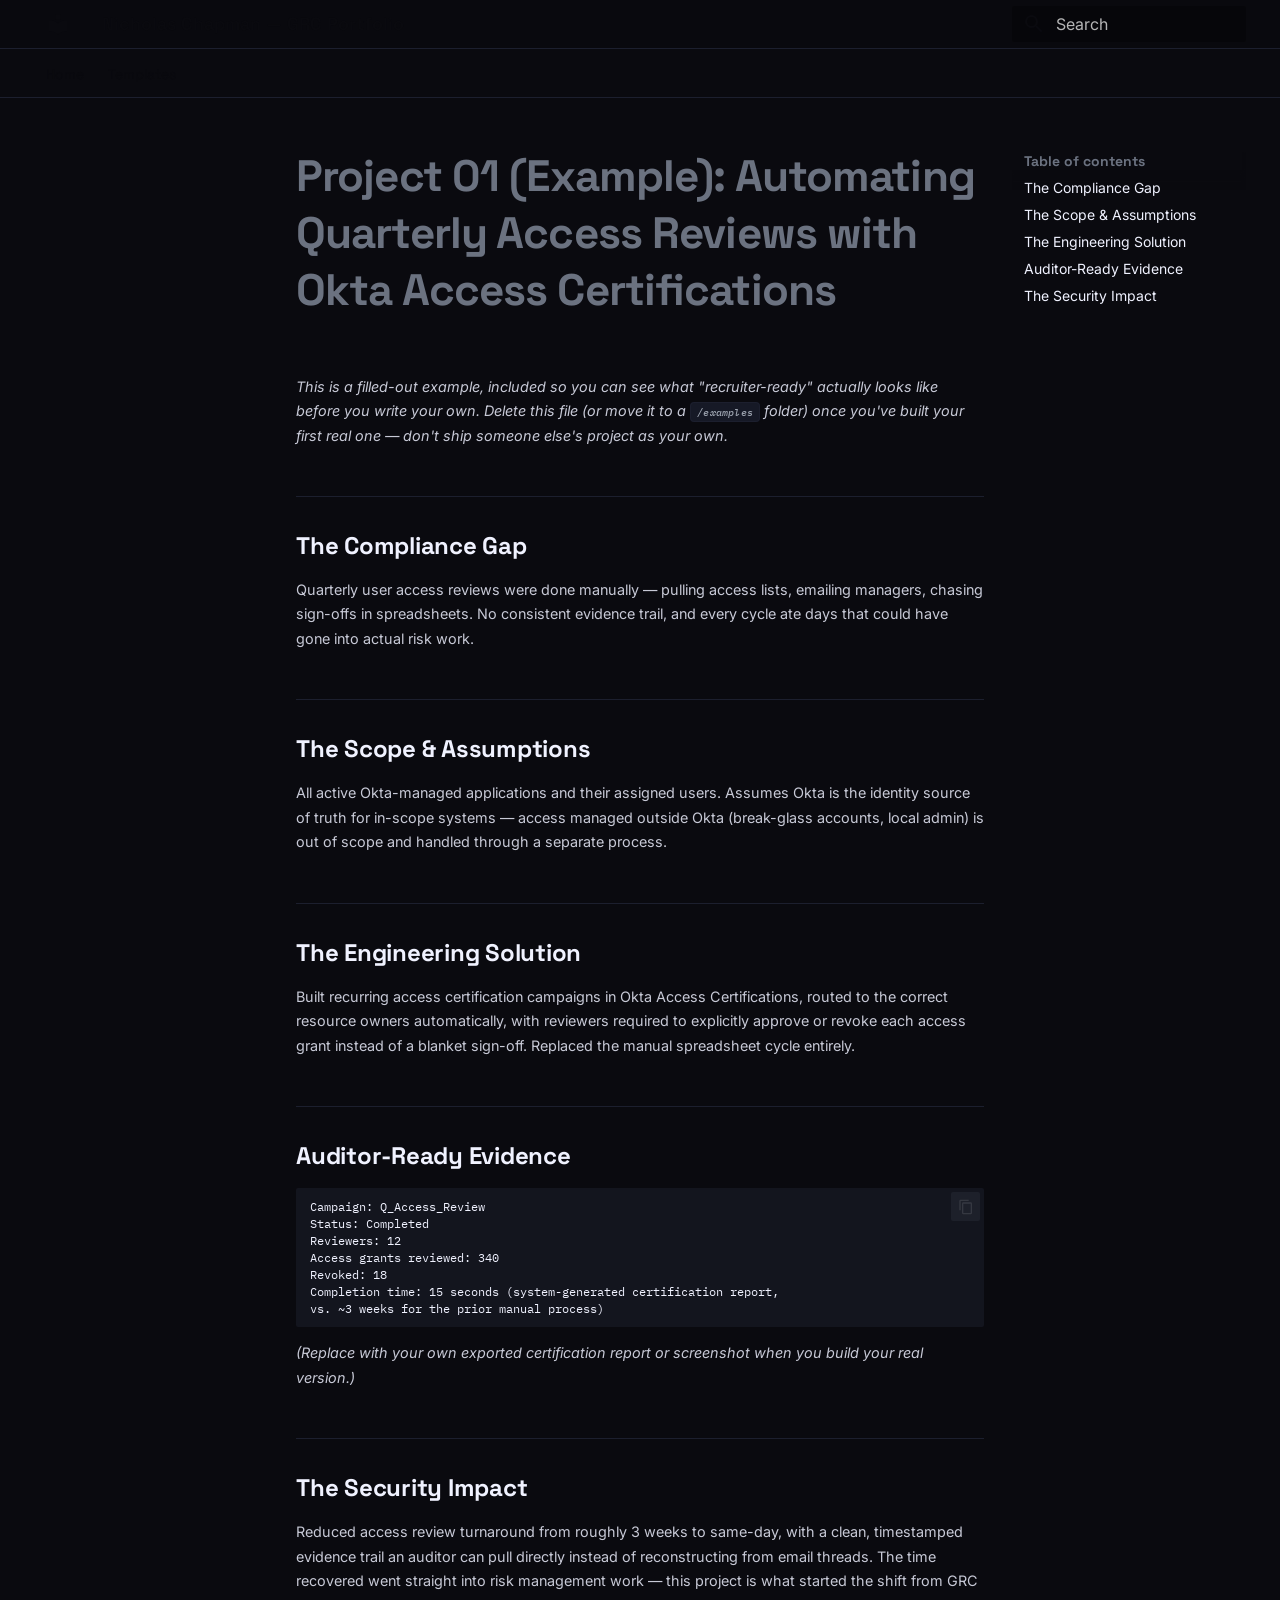
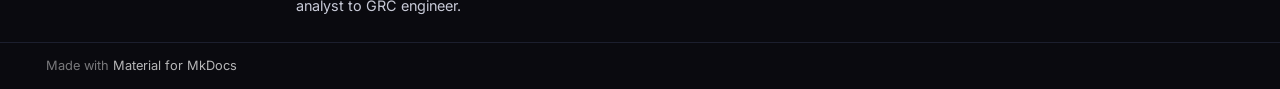
<file: automation/example-access-review-automation/index.html>
<!doctype html>
<html lang="en" class="no-js">
  <head>
    
      <meta charset="utf-8">
      <meta name="viewport" content="width=device-width,initial-scale=1">
      
        <meta name="description" content="GRC engineering portfolio and project case studies">
      
      
      
        <link rel="canonical" href="https://nicholasjrchapman-cpu.github.io/grc-portfolio/automation/example-access-review-automation/">
      
      
      
      
        
      
      
      <link rel="icon" href="../../assets/images/favicon.png">
      <meta name="generator" content="mkdocs-1.6.1, mkdocs-material-9.7.7">
    
    
      
        <title>Project 01 (Example): Automating Quarterly Access Reviews with Okta Access Certifications - Nicholas Chapman — GRC Portfolio</title>
      
    
    
      <link rel="stylesheet" href="../../assets/stylesheets/main.ec1eaa64.min.css">
      
        
        <link rel="stylesheet" href="../../assets/stylesheets/palette.ab4e12ef.min.css">
      
      


    
    
      
    
    
      
        
        
        <link rel="preconnect" href="https://fonts.gstatic.com" crossorigin>
        <link rel="stylesheet" href="https://fonts.googleapis.com/css?family=Inter:300,300i,400,400i,700,700i%7CIBM+Plex+Mono:400,400i,700,700i&display=fallback">
        <style>:root{--md-text-font:"Inter";--md-code-font:"IBM Plex Mono"}</style>
      
    
    
      <link rel="stylesheet" href="../../css/custom.css">
    
    <script>__md_scope=new URL("../..",location),__md_hash=e=>[...e].reduce(((e,_)=>(e<<5)-e+_.charCodeAt(0)),0),__md_get=(e,_=localStorage,t=__md_scope)=>JSON.parse(_.getItem(t.pathname+"."+e)),__md_set=(e,_,t=localStorage,a=__md_scope)=>{try{t.setItem(a.pathname+"."+e,JSON.stringify(_))}catch(e){}}</script>
    
      

    
    
  </head>
  
  
    
    
      
    
    
    
    
    <body dir="ltr" data-md-color-scheme="slate" data-md-color-primary="custom" data-md-color-accent="custom">
  
    
    <input class="md-toggle" data-md-toggle="drawer" type="checkbox" id="__drawer" autocomplete="off">
    <input class="md-toggle" data-md-toggle="search" type="checkbox" id="__search" autocomplete="off">
    <label class="md-overlay" for="__drawer"></label>
    <div data-md-component="skip">
      
        
        <a href="#project-01-example-automating-quarterly-access-reviews-with-okta-access-certifications" class="md-skip">
          Skip to content
        </a>
      
    </div>
    <div data-md-component="announce">
      
    </div>
    
    
      

<header class="md-header" data-md-component="header">
  <nav class="md-header__inner md-grid" aria-label="Header">
    <a href="../.." title="Nicholas Chapman — GRC Portfolio" class="md-header__button md-logo" aria-label="Nicholas Chapman — GRC Portfolio" data-md-component="logo">
      
  
  <svg xmlns="http://www.w3.org/2000/svg" viewBox="0 0 24 24"><path d="M12 8a3 3 0 0 0 3-3 3 3 0 0 0-3-3 3 3 0 0 0-3 3 3 3 0 0 0 3 3m0 3.54C9.64 9.35 6.5 8 3 8v11c3.5 0 6.64 1.35 9 3.54 2.36-2.19 5.5-3.54 9-3.54V8c-3.5 0-6.64 1.35-9 3.54"/></svg>

    </a>
    <label class="md-header__button md-icon" for="__drawer">
      
      <svg xmlns="http://www.w3.org/2000/svg" viewBox="0 0 24 24"><path d="M3 6h18v2H3zm0 5h18v2H3zm0 5h18v2H3z"/></svg>
    </label>
    <div class="md-header__title" data-md-component="header-title">
      <div class="md-header__ellipsis">
        <div class="md-header__topic">
          <span class="md-ellipsis">
            Nicholas Chapman — GRC Portfolio
          </span>
        </div>
        <div class="md-header__topic" data-md-component="header-topic">
          <span class="md-ellipsis">
            
              Project 01 (Example): Automating Quarterly Access Reviews with Okta Access Certifications
            
          </span>
        </div>
      </div>
    </div>
    
      
        <form class="md-header__option" data-md-component="palette">
  
    
    
    
    <input class="md-option" data-md-color-media="" data-md-color-scheme="slate" data-md-color-primary="custom" data-md-color-accent="custom"  aria-hidden="true"  type="radio" name="__palette" id="__palette_0">
    
  
</form>
      
    
    
      <script>var palette=__md_get("__palette");if(palette&&palette.color){if("(prefers-color-scheme)"===palette.color.media){var media=matchMedia("(prefers-color-scheme: light)"),input=document.querySelector(media.matches?"[data-md-color-media='(prefers-color-scheme: light)']":"[data-md-color-media='(prefers-color-scheme: dark)']");palette.color.media=input.getAttribute("data-md-color-media"),palette.color.scheme=input.getAttribute("data-md-color-scheme"),palette.color.primary=input.getAttribute("data-md-color-primary"),palette.color.accent=input.getAttribute("data-md-color-accent")}for(var[key,value]of Object.entries(palette.color))document.body.setAttribute("data-md-color-"+key,value)}</script>
    
    
    
      
      
        <label class="md-header__button md-icon" for="__search">
          
          <svg xmlns="http://www.w3.org/2000/svg" viewBox="0 0 24 24"><path d="M9.5 3A6.5 6.5 0 0 1 16 9.5c0 1.61-.59 3.09-1.56 4.23l.27.27h.79l5 5-1.5 1.5-5-5v-.79l-.27-.27A6.52 6.52 0 0 1 9.5 16 6.5 6.5 0 0 1 3 9.5 6.5 6.5 0 0 1 9.5 3m0 2C7 5 5 7 5 9.5S7 14 9.5 14 14 12 14 9.5 12 5 9.5 5"/></svg>
        </label>
        <div class="md-search" data-md-component="search" role="dialog">
  <label class="md-search__overlay" for="__search"></label>
  <div class="md-search__inner" role="search">
    <form class="md-search__form" name="search">
      <input type="text" class="md-search__input" name="query" aria-label="Search" placeholder="Search" autocapitalize="off" autocorrect="off" autocomplete="off" spellcheck="false" data-md-component="search-query" required>
      <label class="md-search__icon md-icon" for="__search">
        
        <svg xmlns="http://www.w3.org/2000/svg" viewBox="0 0 24 24"><path d="M9.5 3A6.5 6.5 0 0 1 16 9.5c0 1.61-.59 3.09-1.56 4.23l.27.27h.79l5 5-1.5 1.5-5-5v-.79l-.27-.27A6.52 6.52 0 0 1 9.5 16 6.5 6.5 0 0 1 3 9.5 6.5 6.5 0 0 1 9.5 3m0 2C7 5 5 7 5 9.5S7 14 9.5 14 14 12 14 9.5 12 5 9.5 5"/></svg>
        
        <svg xmlns="http://www.w3.org/2000/svg" viewBox="0 0 24 24"><path d="M20 11v2H8l5.5 5.5-1.42 1.42L4.16 12l7.92-7.92L13.5 5.5 8 11z"/></svg>
      </label>
      <nav class="md-search__options" aria-label="Search">
        
        <button type="reset" class="md-search__icon md-icon" title="Clear" aria-label="Clear" tabindex="-1">
          
          <svg xmlns="http://www.w3.org/2000/svg" viewBox="0 0 24 24"><path d="M19 6.41 17.59 5 12 10.59 6.41 5 5 6.41 10.59 12 5 17.59 6.41 19 12 13.41 17.59 19 19 17.59 13.41 12z"/></svg>
        </button>
      </nav>
      
        <div class="md-search__suggest" data-md-component="search-suggest"></div>
      
    </form>
    <div class="md-search__output">
      <div class="md-search__scrollwrap" tabindex="0" data-md-scrollfix>
        <div class="md-search-result" data-md-component="search-result">
          <div class="md-search-result__meta">
            Initializing search
          </div>
          <ol class="md-search-result__list" role="presentation"></ol>
        </div>
      </div>
    </div>
  </div>
</div>
      
    
    
  </nav>
  
</header>
    
    <div class="md-container" data-md-component="container">
      
      
        
          
            
<nav class="md-tabs" aria-label="Tabs" data-md-component="tabs">
  <div class="md-grid">
    <ul class="md-tabs__list">
      
        
  
  
  
  
    <li class="md-tabs__item">
      <a href="../.." class="md-tabs__link">
        
  
  
    
  
  Home

      </a>
    </li>
  

      
        
  
  
  
  
    <li class="md-tabs__item">
      <a href="../../templates/" class="md-tabs__link">
        
  
  
    
  
  Templates

      </a>
    </li>
  

      
    </ul>
  </div>
</nav>
          
        
      
      <main class="md-main" data-md-component="main">
        <div class="md-main__inner md-grid">
          
            
              
              <div class="md-sidebar md-sidebar--primary" data-md-component="sidebar" data-md-type="navigation" >
                <div class="md-sidebar__scrollwrap">
                  <div class="md-sidebar__inner">
                    


  


<nav class="md-nav md-nav--primary md-nav--lifted" aria-label="Navigation" data-md-level="0">
  <label class="md-nav__title" for="__drawer">
    <a href="../.." title="Nicholas Chapman — GRC Portfolio" class="md-nav__button md-logo" aria-label="Nicholas Chapman — GRC Portfolio" data-md-component="logo">
      
  
  <svg xmlns="http://www.w3.org/2000/svg" viewBox="0 0 24 24"><path d="M12 8a3 3 0 0 0 3-3 3 3 0 0 0-3-3 3 3 0 0 0-3 3 3 3 0 0 0 3 3m0 3.54C9.64 9.35 6.5 8 3 8v11c3.5 0 6.64 1.35 9 3.54 2.36-2.19 5.5-3.54 9-3.54V8c-3.5 0-6.64 1.35-9 3.54"/></svg>

    </a>
    Nicholas Chapman — GRC Portfolio
  </label>
  
  <ul class="md-nav__list" data-md-scrollfix>
    
      
      
  
  
  
  
    <li class="md-nav__item">
      <a href="../.." class="md-nav__link">
        
  
  
  <span class="md-ellipsis">
    
  
    Home
  

    
  </span>
  
  

      </a>
    </li>
  

    
      
      
  
  
  
  
    <li class="md-nav__item">
      <a href="../../templates/" class="md-nav__link">
        
  
  
  <span class="md-ellipsis">
    
  
    Templates
  

    
  </span>
  
  

      </a>
    </li>
  

    
  </ul>
</nav>
                  </div>
                </div>
              </div>
            
            
              
              <div class="md-sidebar md-sidebar--secondary" data-md-component="sidebar" data-md-type="toc" >
                <div class="md-sidebar__scrollwrap">
                  <div class="md-sidebar__inner">
                    

<nav class="md-nav md-nav--secondary" aria-label="Table of contents">
  
  
  
    
  
  
    <label class="md-nav__title" for="__toc">
      <span class="md-nav__icon md-icon"></span>
      Table of contents
    </label>
    <ul class="md-nav__list" data-md-component="toc" data-md-scrollfix>
      
        <li class="md-nav__item">
  <a href="#the-compliance-gap" class="md-nav__link">
    <span class="md-ellipsis">
      
        The Compliance Gap
      
    </span>
  </a>
  
</li>
      
        <li class="md-nav__item">
  <a href="#the-scope-assumptions" class="md-nav__link">
    <span class="md-ellipsis">
      
        The Scope &amp; Assumptions
      
    </span>
  </a>
  
</li>
      
        <li class="md-nav__item">
  <a href="#the-engineering-solution" class="md-nav__link">
    <span class="md-ellipsis">
      
        The Engineering Solution
      
    </span>
  </a>
  
</li>
      
        <li class="md-nav__item">
  <a href="#auditor-ready-evidence" class="md-nav__link">
    <span class="md-ellipsis">
      
        Auditor-Ready Evidence
      
    </span>
  </a>
  
</li>
      
        <li class="md-nav__item">
  <a href="#the-security-impact" class="md-nav__link">
    <span class="md-ellipsis">
      
        The Security Impact
      
    </span>
  </a>
  
</li>
      
    </ul>
  
</nav>
                  </div>
                </div>
              </div>
            
          
          
            <div class="md-content" data-md-component="content">
              
              <article class="md-content__inner md-typeset">
                
                  



<h1 id="project-01-example-automating-quarterly-access-reviews-with-okta-access-certifications">Project 01 (Example): Automating Quarterly Access Reviews with Okta Access Certifications<a class="headerlink" href="#project-01-example-automating-quarterly-access-reviews-with-okta-access-certifications" title="Permanent link">&para;</a></h1>
<p><em>This is a filled-out example, included so you can see what "recruiter-ready" actually looks like before you write your own. Delete this file (or move it to a <code>/examples</code> folder) once you've built your first real one — don't ship someone else's project as your own.</em></p>
<h2 id="the-compliance-gap">The Compliance Gap<a class="headerlink" href="#the-compliance-gap" title="Permanent link">&para;</a></h2>
<p>Quarterly user access reviews were done manually — pulling access lists, emailing managers, chasing sign-offs in spreadsheets. No consistent evidence trail, and every cycle ate days that could have gone into actual risk work.</p>
<h2 id="the-scope-assumptions">The Scope &amp; Assumptions<a class="headerlink" href="#the-scope-assumptions" title="Permanent link">&para;</a></h2>
<p>All active Okta-managed applications and their assigned users. Assumes Okta is the identity source of truth for in-scope systems — access managed outside Okta (break-glass accounts, local admin) is out of scope and handled through a separate process.</p>
<h2 id="the-engineering-solution">The Engineering Solution<a class="headerlink" href="#the-engineering-solution" title="Permanent link">&para;</a></h2>
<p>Built recurring access certification campaigns in Okta Access Certifications, routed to the correct resource owners automatically, with reviewers required to explicitly approve or revoke each access grant instead of a blanket sign-off. Replaced the manual spreadsheet cycle entirely.</p>
<h2 id="auditor-ready-evidence">Auditor-Ready Evidence<a class="headerlink" href="#auditor-ready-evidence" title="Permanent link">&para;</a></h2>
<pre><code>Campaign: Q_Access_Review
Status: Completed
Reviewers: 12
Access grants reviewed: 340
Revoked: 18
Completion time: 15 seconds (system-generated certification report,
vs. ~3 weeks for the prior manual process)
</code></pre>
<p><em>(Replace with your own exported certification report or screenshot when you build your real version.)</em></p>
<h2 id="the-security-impact">The Security Impact<a class="headerlink" href="#the-security-impact" title="Permanent link">&para;</a></h2>
<p>Reduced access review turnaround from roughly 3 weeks to same-day, with a clean, timestamped evidence trail an auditor can pull directly instead of reconstructing from email threads. The time recovered went straight into risk management work — this project is what started the shift from GRC analyst to GRC engineer.</p>












                
              </article>
            </div>
          
          
<script>var target=document.getElementById(location.hash.slice(1));target&&target.name&&(target.checked=target.name.startsWith("__tabbed_"))</script>
        </div>
        
          <button type="button" class="md-top md-icon" data-md-component="top" hidden>
  
  <svg xmlns="http://www.w3.org/2000/svg" viewBox="0 0 24 24"><path d="M13 20h-2V8l-5.5 5.5-1.42-1.42L12 4.16l7.92 7.92-1.42 1.42L13 8z"/></svg>
  Back to top
</button>
        
      </main>
      
        <footer class="md-footer">
  
    
  
  <div class="md-footer-meta md-typeset">
    <div class="md-footer-meta__inner md-grid">
      <div class="md-copyright">
  
  
    Made with
    <a href="https://squidfunk.github.io/mkdocs-material/" target="_blank" rel="noopener">
      Material for MkDocs
    </a>
  
</div>
      
    </div>
  </div>
</footer>
      
    </div>
    <div class="md-dialog" data-md-component="dialog">
      <div class="md-dialog__inner md-typeset"></div>
    </div>
    
    
    
      
      
      <script id="__config" type="application/json">{"annotate": null, "base": "../..", "features": ["navigation.instant", "navigation.tracking", "navigation.tabs", "navigation.sections", "navigation.top", "navigation.footer", "toc.follow", "search.suggest", "search.highlight", "content.code.copy"], "search": "../../assets/javascripts/workers/search.2c215733.min.js", "tags": null, "translations": {"clipboard.copied": "Copied to clipboard", "clipboard.copy": "Copy to clipboard", "search.result.more.one": "1 more on this page", "search.result.more.other": "# more on this page", "search.result.none": "No matching documents", "search.result.one": "1 matching document", "search.result.other": "# matching documents", "search.result.placeholder": "Type to start searching", "search.result.term.missing": "Missing", "select.version": "Select version"}, "version": null}</script>
    
    
      <script src="../../assets/javascripts/bundle.d7400e89.min.js"></script>
      
    
  </body>
</html>
</file>
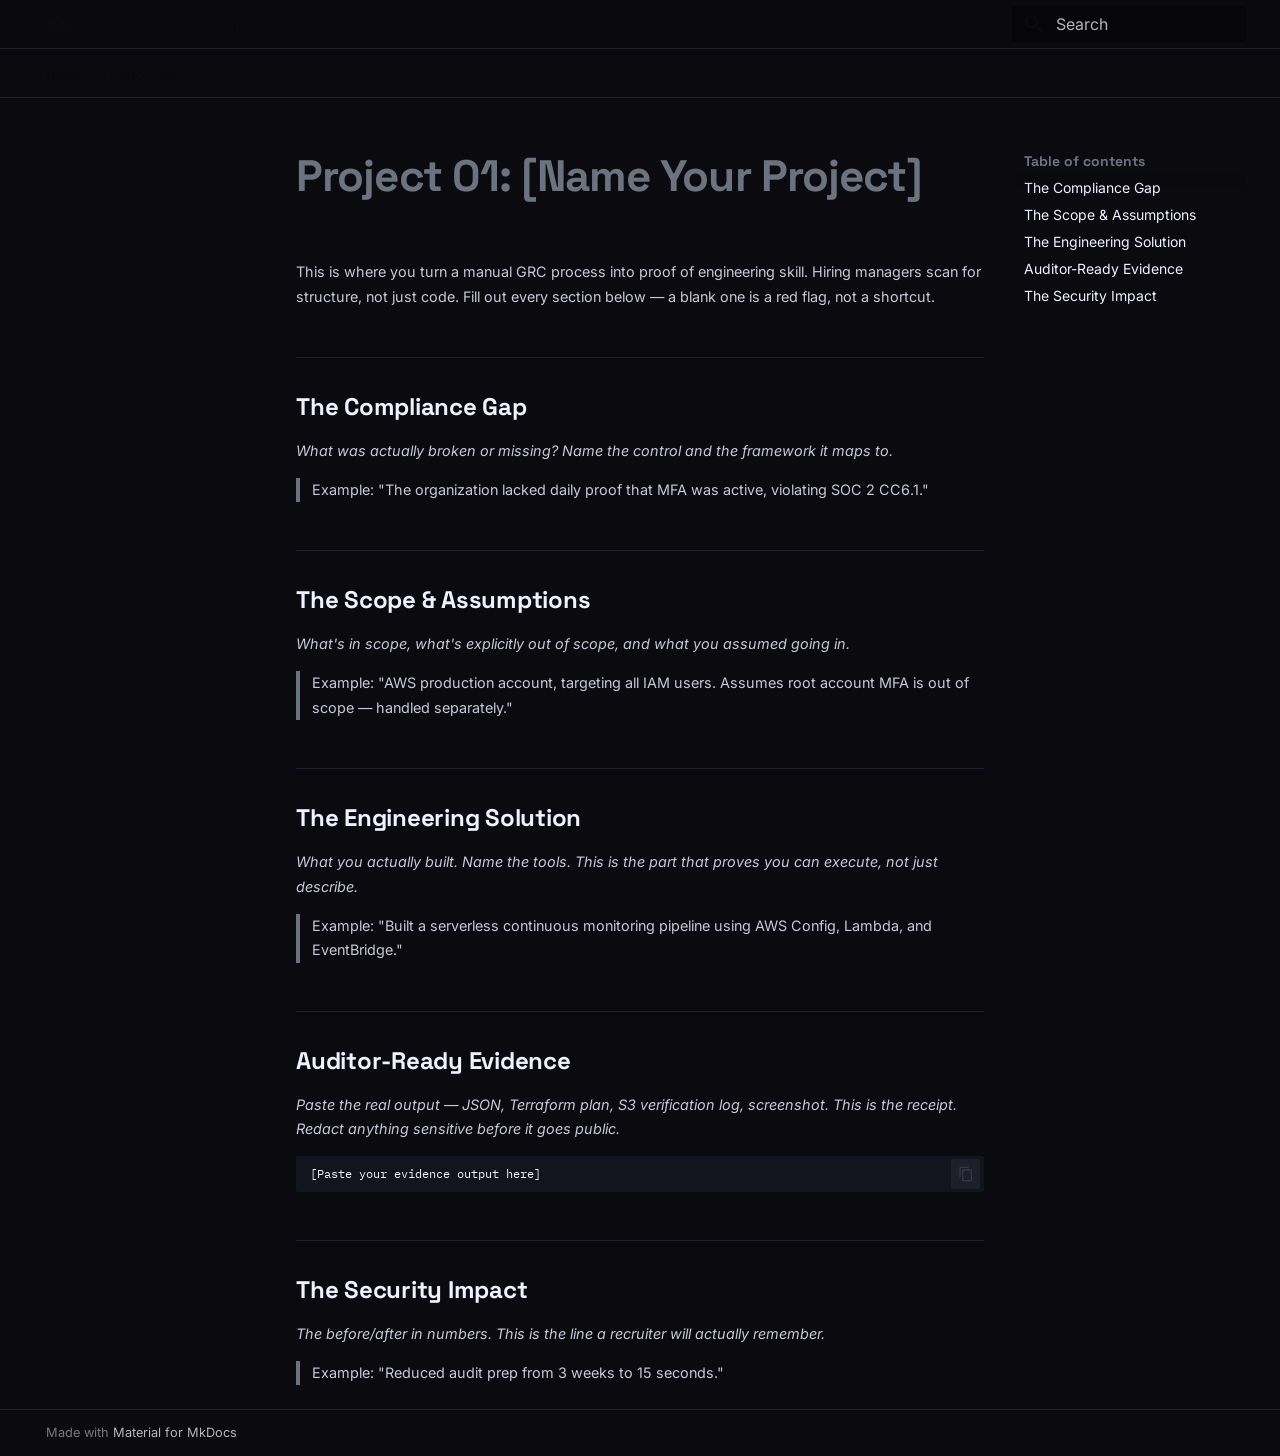
<file: automation/project-placeholder/index.html>
<!doctype html>
<html lang="en" class="no-js">
  <head>
    
      <meta charset="utf-8">
      <meta name="viewport" content="width=device-width,initial-scale=1">
      
        <meta name="description" content="GRC engineering portfolio and project case studies">
      
      
      
        <link rel="canonical" href="https://nicholasjrchapman-cpu.github.io/grc-portfolio/automation/project-placeholder/">
      
      
      
      
        
      
      
      <link rel="icon" href="../../assets/images/favicon.png">
      <meta name="generator" content="mkdocs-1.6.1, mkdocs-material-9.7.7">
    
    
      
        <title>Project 01: [Name Your Project] - Nicholas Chapman — GRC Portfolio</title>
      
    
    
      <link rel="stylesheet" href="../../assets/stylesheets/main.ec1eaa64.min.css">
      
        
        <link rel="stylesheet" href="../../assets/stylesheets/palette.ab4e12ef.min.css">
      
      


    
    
      
    
    
      
        
        
        <link rel="preconnect" href="https://fonts.gstatic.com" crossorigin>
        <link rel="stylesheet" href="https://fonts.googleapis.com/css?family=Inter:300,300i,400,400i,700,700i%7CIBM+Plex+Mono:400,400i,700,700i&display=fallback">
        <style>:root{--md-text-font:"Inter";--md-code-font:"IBM Plex Mono"}</style>
      
    
    
      <link rel="stylesheet" href="../../css/custom.css">
    
    <script>__md_scope=new URL("../..",location),__md_hash=e=>[...e].reduce(((e,_)=>(e<<5)-e+_.charCodeAt(0)),0),__md_get=(e,_=localStorage,t=__md_scope)=>JSON.parse(_.getItem(t.pathname+"."+e)),__md_set=(e,_,t=localStorage,a=__md_scope)=>{try{t.setItem(a.pathname+"."+e,JSON.stringify(_))}catch(e){}}</script>
    
      

    
    
  </head>
  
  
    
    
      
    
    
    
    
    <body dir="ltr" data-md-color-scheme="slate" data-md-color-primary="custom" data-md-color-accent="custom">
  
    
    <input class="md-toggle" data-md-toggle="drawer" type="checkbox" id="__drawer" autocomplete="off">
    <input class="md-toggle" data-md-toggle="search" type="checkbox" id="__search" autocomplete="off">
    <label class="md-overlay" for="__drawer"></label>
    <div data-md-component="skip">
      
        
        <a href="#project-01-name-your-project" class="md-skip">
          Skip to content
        </a>
      
    </div>
    <div data-md-component="announce">
      
    </div>
    
    
      

<header class="md-header" data-md-component="header">
  <nav class="md-header__inner md-grid" aria-label="Header">
    <a href="../.." title="Nicholas Chapman — GRC Portfolio" class="md-header__button md-logo" aria-label="Nicholas Chapman — GRC Portfolio" data-md-component="logo">
      
  
  <svg xmlns="http://www.w3.org/2000/svg" viewBox="0 0 24 24"><path d="M12 8a3 3 0 0 0 3-3 3 3 0 0 0-3-3 3 3 0 0 0-3 3 3 3 0 0 0 3 3m0 3.54C9.64 9.35 6.5 8 3 8v11c3.5 0 6.64 1.35 9 3.54 2.36-2.19 5.5-3.54 9-3.54V8c-3.5 0-6.64 1.35-9 3.54"/></svg>

    </a>
    <label class="md-header__button md-icon" for="__drawer">
      
      <svg xmlns="http://www.w3.org/2000/svg" viewBox="0 0 24 24"><path d="M3 6h18v2H3zm0 5h18v2H3zm0 5h18v2H3z"/></svg>
    </label>
    <div class="md-header__title" data-md-component="header-title">
      <div class="md-header__ellipsis">
        <div class="md-header__topic">
          <span class="md-ellipsis">
            Nicholas Chapman — GRC Portfolio
          </span>
        </div>
        <div class="md-header__topic" data-md-component="header-topic">
          <span class="md-ellipsis">
            
              Project 01: [Name Your Project]
            
          </span>
        </div>
      </div>
    </div>
    
      
        <form class="md-header__option" data-md-component="palette">
  
    
    
    
    <input class="md-option" data-md-color-media="" data-md-color-scheme="slate" data-md-color-primary="custom" data-md-color-accent="custom"  aria-hidden="true"  type="radio" name="__palette" id="__palette_0">
    
  
</form>
      
    
    
      <script>var palette=__md_get("__palette");if(palette&&palette.color){if("(prefers-color-scheme)"===palette.color.media){var media=matchMedia("(prefers-color-scheme: light)"),input=document.querySelector(media.matches?"[data-md-color-media='(prefers-color-scheme: light)']":"[data-md-color-media='(prefers-color-scheme: dark)']");palette.color.media=input.getAttribute("data-md-color-media"),palette.color.scheme=input.getAttribute("data-md-color-scheme"),palette.color.primary=input.getAttribute("data-md-color-primary"),palette.color.accent=input.getAttribute("data-md-color-accent")}for(var[key,value]of Object.entries(palette.color))document.body.setAttribute("data-md-color-"+key,value)}</script>
    
    
    
      
      
        <label class="md-header__button md-icon" for="__search">
          
          <svg xmlns="http://www.w3.org/2000/svg" viewBox="0 0 24 24"><path d="M9.5 3A6.5 6.5 0 0 1 16 9.5c0 1.61-.59 3.09-1.56 4.23l.27.27h.79l5 5-1.5 1.5-5-5v-.79l-.27-.27A6.52 6.52 0 0 1 9.5 16 6.5 6.5 0 0 1 3 9.5 6.5 6.5 0 0 1 9.5 3m0 2C7 5 5 7 5 9.5S7 14 9.5 14 14 12 14 9.5 12 5 9.5 5"/></svg>
        </label>
        <div class="md-search" data-md-component="search" role="dialog">
  <label class="md-search__overlay" for="__search"></label>
  <div class="md-search__inner" role="search">
    <form class="md-search__form" name="search">
      <input type="text" class="md-search__input" name="query" aria-label="Search" placeholder="Search" autocapitalize="off" autocorrect="off" autocomplete="off" spellcheck="false" data-md-component="search-query" required>
      <label class="md-search__icon md-icon" for="__search">
        
        <svg xmlns="http://www.w3.org/2000/svg" viewBox="0 0 24 24"><path d="M9.5 3A6.5 6.5 0 0 1 16 9.5c0 1.61-.59 3.09-1.56 4.23l.27.27h.79l5 5-1.5 1.5-5-5v-.79l-.27-.27A6.52 6.52 0 0 1 9.5 16 6.5 6.5 0 0 1 3 9.5 6.5 6.5 0 0 1 9.5 3m0 2C7 5 5 7 5 9.5S7 14 9.5 14 14 12 14 9.5 12 5 9.5 5"/></svg>
        
        <svg xmlns="http://www.w3.org/2000/svg" viewBox="0 0 24 24"><path d="M20 11v2H8l5.5 5.5-1.42 1.42L4.16 12l7.92-7.92L13.5 5.5 8 11z"/></svg>
      </label>
      <nav class="md-search__options" aria-label="Search">
        
        <button type="reset" class="md-search__icon md-icon" title="Clear" aria-label="Clear" tabindex="-1">
          
          <svg xmlns="http://www.w3.org/2000/svg" viewBox="0 0 24 24"><path d="M19 6.41 17.59 5 12 10.59 6.41 5 5 6.41 10.59 12 5 17.59 6.41 19 12 13.41 17.59 19 19 17.59 13.41 12z"/></svg>
        </button>
      </nav>
      
        <div class="md-search__suggest" data-md-component="search-suggest"></div>
      
    </form>
    <div class="md-search__output">
      <div class="md-search__scrollwrap" tabindex="0" data-md-scrollfix>
        <div class="md-search-result" data-md-component="search-result">
          <div class="md-search-result__meta">
            Initializing search
          </div>
          <ol class="md-search-result__list" role="presentation"></ol>
        </div>
      </div>
    </div>
  </div>
</div>
      
    
    
  </nav>
  
</header>
    
    <div class="md-container" data-md-component="container">
      
      
        
          
            
<nav class="md-tabs" aria-label="Tabs" data-md-component="tabs">
  <div class="md-grid">
    <ul class="md-tabs__list">
      
        
  
  
  
  
    <li class="md-tabs__item">
      <a href="../.." class="md-tabs__link">
        
  
  
    
  
  Home

      </a>
    </li>
  

      
        
  
  
  
  
    <li class="md-tabs__item">
      <a href="../../templates/" class="md-tabs__link">
        
  
  
    
  
  Templates

      </a>
    </li>
  

      
    </ul>
  </div>
</nav>
          
        
      
      <main class="md-main" data-md-component="main">
        <div class="md-main__inner md-grid">
          
            
              
              <div class="md-sidebar md-sidebar--primary" data-md-component="sidebar" data-md-type="navigation" >
                <div class="md-sidebar__scrollwrap">
                  <div class="md-sidebar__inner">
                    


  


<nav class="md-nav md-nav--primary md-nav--lifted" aria-label="Navigation" data-md-level="0">
  <label class="md-nav__title" for="__drawer">
    <a href="../.." title="Nicholas Chapman — GRC Portfolio" class="md-nav__button md-logo" aria-label="Nicholas Chapman — GRC Portfolio" data-md-component="logo">
      
  
  <svg xmlns="http://www.w3.org/2000/svg" viewBox="0 0 24 24"><path d="M12 8a3 3 0 0 0 3-3 3 3 0 0 0-3-3 3 3 0 0 0-3 3 3 3 0 0 0 3 3m0 3.54C9.64 9.35 6.5 8 3 8v11c3.5 0 6.64 1.35 9 3.54 2.36-2.19 5.5-3.54 9-3.54V8c-3.5 0-6.64 1.35-9 3.54"/></svg>

    </a>
    Nicholas Chapman — GRC Portfolio
  </label>
  
  <ul class="md-nav__list" data-md-scrollfix>
    
      
      
  
  
  
  
    <li class="md-nav__item">
      <a href="../.." class="md-nav__link">
        
  
  
  <span class="md-ellipsis">
    
  
    Home
  

    
  </span>
  
  

      </a>
    </li>
  

    
      
      
  
  
  
  
    <li class="md-nav__item">
      <a href="../../templates/" class="md-nav__link">
        
  
  
  <span class="md-ellipsis">
    
  
    Templates
  

    
  </span>
  
  

      </a>
    </li>
  

    
  </ul>
</nav>
                  </div>
                </div>
              </div>
            
            
              
              <div class="md-sidebar md-sidebar--secondary" data-md-component="sidebar" data-md-type="toc" >
                <div class="md-sidebar__scrollwrap">
                  <div class="md-sidebar__inner">
                    

<nav class="md-nav md-nav--secondary" aria-label="Table of contents">
  
  
  
    
  
  
    <label class="md-nav__title" for="__toc">
      <span class="md-nav__icon md-icon"></span>
      Table of contents
    </label>
    <ul class="md-nav__list" data-md-component="toc" data-md-scrollfix>
      
        <li class="md-nav__item">
  <a href="#the-compliance-gap" class="md-nav__link">
    <span class="md-ellipsis">
      
        The Compliance Gap
      
    </span>
  </a>
  
</li>
      
        <li class="md-nav__item">
  <a href="#the-scope-assumptions" class="md-nav__link">
    <span class="md-ellipsis">
      
        The Scope &amp; Assumptions
      
    </span>
  </a>
  
</li>
      
        <li class="md-nav__item">
  <a href="#the-engineering-solution" class="md-nav__link">
    <span class="md-ellipsis">
      
        The Engineering Solution
      
    </span>
  </a>
  
</li>
      
        <li class="md-nav__item">
  <a href="#auditor-ready-evidence" class="md-nav__link">
    <span class="md-ellipsis">
      
        Auditor-Ready Evidence
      
    </span>
  </a>
  
</li>
      
        <li class="md-nav__item">
  <a href="#the-security-impact" class="md-nav__link">
    <span class="md-ellipsis">
      
        The Security Impact
      
    </span>
  </a>
  
</li>
      
    </ul>
  
</nav>
                  </div>
                </div>
              </div>
            
          
          
            <div class="md-content" data-md-component="content">
              
              <article class="md-content__inner md-typeset">
                
                  



<h1 id="project-01-name-your-project">Project 01: [Name Your Project]<a class="headerlink" href="#project-01-name-your-project" title="Permanent link">&para;</a></h1>
<p>This is where you turn a manual GRC process into proof of engineering skill. Hiring managers scan for structure, not just code. Fill out every section below — a blank one is a red flag, not a shortcut.</p>
<h2 id="the-compliance-gap">The Compliance Gap<a class="headerlink" href="#the-compliance-gap" title="Permanent link">&para;</a></h2>
<p><em>What was actually broken or missing? Name the control and the framework it maps to.</em></p>
<blockquote>
<p>Example: "The organization lacked daily proof that MFA was active, violating SOC 2 CC6.1."</p>
</blockquote>
<h2 id="the-scope-assumptions">The Scope &amp; Assumptions<a class="headerlink" href="#the-scope-assumptions" title="Permanent link">&para;</a></h2>
<p><em>What's in scope, what's explicitly out of scope, and what you assumed going in.</em></p>
<blockquote>
<p>Example: "AWS production account, targeting all IAM users. Assumes root account MFA is out of scope — handled separately."</p>
</blockquote>
<h2 id="the-engineering-solution">The Engineering Solution<a class="headerlink" href="#the-engineering-solution" title="Permanent link">&para;</a></h2>
<p><em>What you actually built. Name the tools. This is the part that proves you can execute, not just describe.</em></p>
<blockquote>
<p>Example: "Built a serverless continuous monitoring pipeline using AWS Config, Lambda, and EventBridge."</p>
</blockquote>
<h2 id="auditor-ready-evidence">Auditor-Ready Evidence<a class="headerlink" href="#auditor-ready-evidence" title="Permanent link">&para;</a></h2>
<p><em>Paste the real output — JSON, Terraform plan, S3 verification log, screenshot. This is the receipt. Redact anything sensitive before it goes public.</em></p>
<pre><code>[Paste your evidence output here]
</code></pre>
<h2 id="the-security-impact">The Security Impact<a class="headerlink" href="#the-security-impact" title="Permanent link">&para;</a></h2>
<p><em>The before/after in numbers. This is the line a recruiter will actually remember.</em></p>
<blockquote>
<p>Example: "Reduced audit prep from 3 weeks to 15 seconds."</p>
</blockquote>












                
              </article>
            </div>
          
          
<script>var target=document.getElementById(location.hash.slice(1));target&&target.name&&(target.checked=target.name.startsWith("__tabbed_"))</script>
        </div>
        
          <button type="button" class="md-top md-icon" data-md-component="top" hidden>
  
  <svg xmlns="http://www.w3.org/2000/svg" viewBox="0 0 24 24"><path d="M13 20h-2V8l-5.5 5.5-1.42-1.42L12 4.16l7.92 7.92-1.42 1.42L13 8z"/></svg>
  Back to top
</button>
        
      </main>
      
        <footer class="md-footer">
  
    
  
  <div class="md-footer-meta md-typeset">
    <div class="md-footer-meta__inner md-grid">
      <div class="md-copyright">
  
  
    Made with
    <a href="https://squidfunk.github.io/mkdocs-material/" target="_blank" rel="noopener">
      Material for MkDocs
    </a>
  
</div>
      
    </div>
  </div>
</footer>
      
    </div>
    <div class="md-dialog" data-md-component="dialog">
      <div class="md-dialog__inner md-typeset"></div>
    </div>
    
    
    
      
      
      <script id="__config" type="application/json">{"annotate": null, "base": "../..", "features": ["navigation.instant", "navigation.tracking", "navigation.tabs", "navigation.sections", "navigation.top", "navigation.footer", "toc.follow", "search.suggest", "search.highlight", "content.code.copy"], "search": "../../assets/javascripts/workers/search.2c215733.min.js", "tags": null, "translations": {"clipboard.copied": "Copied to clipboard", "clipboard.copy": "Copy to clipboard", "search.result.more.one": "1 more on this page", "search.result.more.other": "# more on this page", "search.result.none": "No matching documents", "search.result.one": "1 matching document", "search.result.other": "# matching documents", "search.result.placeholder": "Type to start searching", "search.result.term.missing": "Missing", "select.version": "Select version"}, "version": null}</script>
    
    
      <script src="../../assets/javascripts/bundle.d7400e89.min.js"></script>
      
    
  </body>
</html>
</file>
<file: css/custom.css>
/* ---------------------------------------------------------
   LaMeisha DuBose — GRC Portfolio
   Matched to the ldubose.com palette: near-black, indigo accent,
   Space Grotesk display / Inter body.
--------------------------------------------------------- */

@import url('https://fonts.googleapis.com/css2?family=Space+Grotesk:wght@500;600;700&family=Inter:wght@400;500;600&family=IBM+Plex+Mono:wght@400;500&display=swap');

[data-md-color-scheme="slate"] {
  --md-primary-fg-color:         #0A0A0F;
  --md-primary-fg-color--light:  #13151E;
  --md-primary-fg-color--dark:   #0A0A0F;
  --md-primary-bg-color:         #0A0A0F;
  --md-accent-fg-color:          #4F6EF7;
  --md-accent-fg-color--transparent: rgba(79, 110, 247, 0.12);
  --md-default-bg-color:         #0A0A0F;
  --md-default-fg-color:         #F0F2FF;
  --md-default-fg-color--light:  #6B7280;
  --md-default-fg-color--lighter:#6B7280;
  --md-typeset-a-color:          #4F6EF7;
  --md-code-bg-color:            #13151E;
  --md-code-fg-color:            #F0F2FF;
  --md-footer-bg-color:          #0F1117;
  --md-footer-fg-color:          #F0F2FF;
}

body, .md-typeset {
  font-family: "Inter", -apple-system, sans-serif;
  font-size: 0.72rem;
  line-height: 1.7;
  background-color: #0A0A0F;
}

.md-typeset code, .md-typeset pre, .md-typeset kbd {
  font-family: "IBM Plex Mono", monospace;
}

/* Space Grotesk for all display type, matching the hero/section-title style */
.md-typeset h1,
.md-typeset h2,
.md-typeset h3,
.md-header__topic,
.md-nav__title,
.md-tabs__link {
  font-family: "Space Grotesk", sans-serif;
}

.md-typeset h1 {
  font-weight: 700;
  letter-spacing: -0.02em;
  font-size: 2.2rem;
}

/* Section headers styled like ldubose.com's .section-label + .section-title pairing:
   an uppercase tracked accent eyebrow, then a bold display heading. */
.md-typeset h2 {
  font-weight: 700;
  letter-spacing: -0.01em;
  font-size: 1.2rem;
  margin-top: 2.4rem;
  padding-top: 1.6rem;
  border-top: 1px solid #1C1F2E;
  position: relative;
}

.md-typeset h3 {
  font-weight: 600;
  font-size: 0.95rem;
  color: var(--md-default-fg-color);
}

/* Muted body copy, like .hero-sub / .about-body */
.md-typeset p {
  color: #C7C9D6;
}

.md-typeset strong {
  color: var(--md-default-fg-color);
  font-weight: 500;
}

/* Header / nav */
.md-header {
  background-color: rgba(10, 10, 15, 0.85);
  box-shadow: none;
  border-bottom: 1px solid #1C1F2E;
}

.md-tabs {
  background-color: #0A0A0F;
  border-bottom: 1px solid #1C1F2E;
}

/* Framework/tool pills — matches .tag styling on ldubose.com */
.md-typeset p code {
  background-color: #161926;
  border: 1px solid #1C1F2E;
  border-radius: 4px;
  padding: 0.2em 0.6em;
  font-size: 0.72em;
  font-weight: 500;
  letter-spacing: 0.02em;
  color: #9CA3AF;
}

/* Links */
.md-typeset a {
  color: var(--md-accent-fg-color);
}

/* Admonitions (project "before publishing" notes) — card-like, matches .project-card border style */
.md-typeset .admonition,
.md-typeset details {
  background-color: #0F1117;
  border: 1px solid #1C1F2E;
  border-left: 3px solid var(--md-accent-fg-color);
  border-radius: 4px;
}

.md-typeset .admonition-title,
.md-typeset summary {
  font-family: "Space Grotesk", sans-serif;
  font-weight: 600;
  background-color: transparent;
}

/* Tables */
.md-typeset table:not([class]) {
  border: 1px solid #1C1F2E;
  background-color: #0F1117;
  font-size: 0.7rem;
}

.md-typeset table:not([class]) th {
  background-color: #13151E;
  font-family: "Space Grotesk", sans-serif;
  font-weight: 600;
}

.md-typeset table:not([class]) tr {
  border-top: 1px solid #1C1F2E;
}

/* Footer */
.md-footer {
  background-color: #0F1117;
  border-top: 1px solid #1C1F2E;
}

.md-footer-meta {
  background-color: #0A0A0F;
}

/* Project card grid on the homepage — matches .project-card on ldubose.com */
.project-grid {
  display: grid;
  grid-template-columns: repeat(auto-fit, minmax(260px, 1fr));
  gap: 16px;
  margin: 1.5rem 0 2.5rem;
}

.project-card {
  display: block;
  background-color: #0A0A0F;
  border: 1px solid #1C1F2E;
  border-radius: 6px;
  padding: 20px;
  text-decoration: none !important;
  transition: border-color 0.15s ease;
}

.project-card:hover {
  border-color: #2A3F9E;
}

.project-status {
  display: inline-flex;
  align-items: center;
  gap: 6px;
  font-size: 11px;
  font-weight: 500;
  letter-spacing: 0.05em;
  text-transform: uppercase;
  margin-bottom: 10px;
}

.status-dot {
  width: 6px;
  height: 6px;
  border-radius: 50%;
  display: inline-block;
}

.status-live { color: #10B981; }
.status-live .status-dot { background: #10B981; }
.status-dev { color: #F59E0B; }
.status-dev .status-dot { background: #F59E0B; }

.project-card h3 {
  font-family: "Space Grotesk", sans-serif;
  font-weight: 600;
  font-size: 15px;
  color: #F0F2FF;
  margin: 0 0 8px;
}

.project-card p {
  font-size: 12.5px;
  color: #9CA3AF !important;
  line-height: 1.6;
  margin: 0 0 14px;
}

.project-tags {
  display: flex;
  flex-wrap: wrap;
  gap: 6px;
}

.project-tags span {
  background-color: #161926;
  border: 1px solid #1C1F2E;
  border-radius: 4px;
  padding: 3px 8px;
  font-size: 10.5px;
  color: #6B7280;
}
</file>
<file: assets/stylesheets/main.ec1eaa64.min.css>
@charset "UTF-8";html{-webkit-text-size-adjust:none;-moz-text-size-adjust:none;text-size-adjust:none;box-sizing:border-box}*,:after,:before{box-sizing:inherit}@media (prefers-reduced-motion){*,:after,:before{transition:none!important}}body{margin:0}a,button,input,label{-webkit-tap-highlight-color:transparent}a{color:inherit;text-decoration:none}hr{border:0;box-sizing:initial;display:block;height:.05rem;overflow:visible;padding:0}small{font-size:80%}sub,sup{line-height:1em}img{border-style:none}table{border-collapse:initial;border-spacing:0}td,th{font-weight:400;vertical-align:top}button{background:#0000;border:0;font-family:inherit;font-size:inherit;margin:0;padding:0}input{border:0;outline:none}:root{--md-primary-fg-color:#4051b5;--md-primary-fg-color--light:#5d6cc0;--md-primary-fg-color--dark:#303fa1;--md-primary-bg-color:#fff;--md-primary-bg-color--light:#ffffffb3;--md-accent-fg-color:#526cfe;--md-accent-fg-color--transparent:#526cfe1a;--md-accent-bg-color:#fff;--md-accent-bg-color--light:#ffffffb3}[data-md-color-scheme=default]{color-scheme:light}[data-md-color-scheme=default] img[src$="#gh-dark-mode-only"],[data-md-color-scheme=default] img[src$="#only-dark"]{display:none}:root,[data-md-color-scheme=default]{--md-hue:225deg;--md-default-fg-color:#000000de;--md-default-fg-color--light:#0000008a;--md-default-fg-color--lighter:#00000052;--md-default-fg-color--lightest:#00000012;--md-default-bg-color:#fff;--md-default-bg-color--light:#ffffffb3;--md-default-bg-color--lighter:#ffffff4d;--md-default-bg-color--lightest:#ffffff1f;--md-code-fg-color:#36464e;--md-code-bg-color:#f5f5f5;--md-code-bg-color--light:#f5f5f5b3;--md-code-bg-color--lighter:#f5f5f54d;--md-code-hl-color:#4287ff;--md-code-hl-color--light:#4287ff1a;--md-code-hl-number-color:#d52a2a;--md-code-hl-special-color:#db1457;--md-code-hl-function-color:#a846b9;--md-code-hl-constant-color:#6e59d9;--md-code-hl-keyword-color:#3f6ec6;--md-code-hl-string-color:#1c7d4d;--md-code-hl-name-color:var(--md-code-fg-color);--md-code-hl-operator-color:var(--md-default-fg-color--light);--md-code-hl-punctuation-color:var(--md-default-fg-color--light);--md-code-hl-comment-color:var(--md-default-fg-color--light);--md-code-hl-generic-color:var(--md-default-fg-color--light);--md-code-hl-variable-color:var(--md-default-fg-color--light);--md-typeset-color:var(--md-default-fg-color);--md-typeset-a-color:var(--md-primary-fg-color);--md-typeset-del-color:#f5503d26;--md-typeset-ins-color:#0bd57026;--md-typeset-kbd-color:#fafafa;--md-typeset-kbd-accent-color:#fff;--md-typeset-kbd-border-color:#b8b8b8;--md-typeset-mark-color:#ffff0080;--md-typeset-table-color:#0000001f;--md-typeset-table-color--light:rgba(0,0,0,.035);--md-admonition-fg-color:var(--md-default-fg-color);--md-admonition-bg-color:var(--md-default-bg-color);--md-warning-fg-color:#000000de;--md-warning-bg-color:#ff9;--md-footer-fg-color:#fff;--md-footer-fg-color--light:#ffffffb3;--md-footer-fg-color--lighter:#ffffff73;--md-footer-bg-color:#000000de;--md-footer-bg-color--dark:#00000052;--md-shadow-z1:0 0.2rem 0.5rem #0000000d,0 0 0.05rem #0000001a;--md-shadow-z2:0 0.2rem 0.5rem #0000001a,0 0 0.05rem #00000040;--md-shadow-z3:0 0.2rem 0.5rem #0003,0 0 0.05rem #00000059}.md-icon svg{fill:currentcolor;display:block;height:1.2rem;width:1.2rem}body{-webkit-font-smoothing:antialiased;-moz-osx-font-smoothing:grayscale;--md-text-font-family:var(--md-text-font,_),-apple-system,BlinkMacSystemFont,Helvetica,Arial,sans-serif;--md-code-font-family:var(--md-code-font,_),SFMono-Regular,Consolas,Menlo,monospace}aside,body,input{font-feature-settings:"kern","liga";color:var(--md-typeset-color);font-family:var(--md-text-font-family)}code,kbd,pre{font-feature-settings:"kern";font-family:var(--md-code-font-family)}:root{--md-typeset-table-sort-icon:url('data:image/svg+xml;charset=utf-8,<svg xmlns="http://www.w3.org/2000/svg" viewBox="0 0 24 24"><path d="m18 21-4-4h3V7h-3l4-4 4 4h-3v10h3M2 19v-2h10v2M2 13v-2h7v2M2 7V5h4v2z"/></svg>');--md-typeset-table-sort-icon--asc:url('data:image/svg+xml;charset=utf-8,<svg xmlns="http://www.w3.org/2000/svg" viewBox="0 0 24 24"><path d="M19 17h3l-4 4-4-4h3V3h2M2 17h10v2H2M6 5v2H2V5m0 6h7v2H2z"/></svg>');--md-typeset-table-sort-icon--desc:url('data:image/svg+xml;charset=utf-8,<svg xmlns="http://www.w3.org/2000/svg" viewBox="0 0 24 24"><path d="M19 7h3l-4-4-4 4h3v14h2M2 17h10v2H2M6 5v2H2V5m0 6h7v2H2z"/></svg>')}.md-typeset{-webkit-print-color-adjust:exact;color-adjust:exact;font-size:.8rem;line-height:1.6;overflow-wrap:break-word}@media print{.md-typeset{font-size:.68rem}}.md-typeset blockquote,.md-typeset dl,.md-typeset figure,.md-typeset ol,.md-typeset pre,.md-typeset ul{margin-bottom:1em;margin-top:1em}.md-typeset h1{color:var(--md-default-fg-color--light);font-size:2em;line-height:1.3;margin:0 0 1.25em}.md-typeset h1,.md-typeset h2{font-weight:300;letter-spacing:-.01em}.md-typeset h2{font-size:1.5625em;line-height:1.4;margin:1.6em 0 .64em}.md-typeset h3{font-size:1.25em;font-weight:400;letter-spacing:-.01em;line-height:1.5;margin:1.6em 0 .8em}.md-typeset h2+h3{margin-top:.8em}.md-typeset h4{font-weight:700;letter-spacing:-.01em;margin:1em 0}.md-typeset h5,.md-typeset h6{color:var(--md-default-fg-color--light);font-size:.8em;font-weight:700;letter-spacing:-.01em;margin:1.25em 0}.md-typeset h5{text-transform:uppercase}.md-typeset h5 code{text-transform:none}.md-typeset hr{border-bottom:.05rem solid var(--md-default-fg-color--lightest);display:flow-root;margin:1.5em 0}.md-typeset a{color:var(--md-typeset-a-color);word-break:break-word}.md-typeset a,.md-typeset a:before{transition:color 125ms}.md-typeset a:focus,.md-typeset a:hover{color:var(--md-accent-fg-color)}.md-typeset a:focus code,.md-typeset a:hover code{background-color:var(--md-accent-fg-color--transparent);color:var(--md-accent-fg-color)}.md-typeset a code{color:var(--md-typeset-a-color)}.md-typeset a.focus-visible{outline-color:var(--md-accent-fg-color);outline-offset:.2rem}.md-typeset code,.md-typeset kbd,.md-typeset pre{color:var(--md-code-fg-color);direction:ltr;font-variant-ligatures:none;transition:background-color 125ms}@media print{.md-typeset code,.md-typeset kbd,.md-typeset pre{white-space:pre-wrap}}.md-typeset code{background-color:var(--md-code-bg-color);border-radius:.1rem;-webkit-box-decoration-break:clone;box-decoration-break:clone;font-size:.85em;padding:0 .2941176471em;transition:color 125ms,background-color 125ms;word-break:break-word}.md-typeset code:not(.focus-visible){-webkit-tap-highlight-color:transparent;outline:none}.md-typeset pre{display:flow-root;line-height:1.4;position:relative}.md-typeset pre>code{-webkit-box-decoration-break:slice;box-decoration-break:slice;box-shadow:none;display:block;margin:0;outline-color:var(--md-accent-fg-color);overflow:auto;padding:.7720588235em 1.1764705882em;scrollbar-color:var(--md-default-fg-color--lighter) #0000;scrollbar-width:thin;touch-action:auto;word-break:normal}.md-typeset pre>code:hover{scrollbar-color:var(--md-accent-fg-color) #0000}.md-typeset pre>code::-webkit-scrollbar{height:.2rem;width:.2rem}.md-typeset pre>code::-webkit-scrollbar-thumb{background-color:var(--md-default-fg-color--lighter)}.md-typeset pre>code::-webkit-scrollbar-thumb:hover{background-color:var(--md-accent-fg-color)}.md-typeset kbd{background-color:var(--md-typeset-kbd-color);border-radius:.1rem;box-shadow:0 .1rem 0 .05rem var(--md-typeset-kbd-border-color),0 .1rem 0 var(--md-typeset-kbd-border-color),0 -.1rem .2rem var(--md-typeset-kbd-accent-color) inset;color:var(--md-default-fg-color);display:inline-block;font-size:.75em;padding:0 .6666666667em;vertical-align:text-top;word-break:break-word}.md-typeset mark{background-color:var(--md-typeset-mark-color);-webkit-box-decoration-break:clone;box-decoration-break:clone;color:inherit;word-break:break-word}.md-typeset abbr{cursor:help;text-decoration:none}.md-typeset [data-preview],.md-typeset abbr{border-bottom:.05rem dotted var(--md-default-fg-color--light)}.md-typeset small{opacity:.75}[dir=ltr] .md-typeset sub,[dir=ltr] .md-typeset sup{margin-left:.078125em}[dir=rtl] .md-typeset sub,[dir=rtl] .md-typeset sup{margin-right:.078125em}[dir=ltr] .md-typeset blockquote{padding-left:.6rem}[dir=rtl] .md-typeset blockquote{padding-right:.6rem}[dir=ltr] .md-typeset blockquote{border-left:.2rem solid var(--md-default-fg-color--lighter)}[dir=rtl] .md-typeset blockquote{border-right:.2rem solid var(--md-default-fg-color--lighter)}.md-typeset blockquote{color:var(--md-default-fg-color--light);margin-left:0;margin-right:0}.md-typeset ul{list-style-type:disc}.md-typeset ul[type]{list-style-type:revert-layer}[dir=ltr] .md-typeset ol,[dir=ltr] .md-typeset ul{margin-left:.625em}[dir=rtl] .md-typeset ol,[dir=rtl] .md-typeset ul{margin-right:.625em}.md-typeset ol,.md-typeset ul{padding:0}.md-typeset ol:not([hidden]),.md-typeset ul:not([hidden]){display:flow-root}.md-typeset ol ol,.md-typeset ul ol{list-style-type:lower-alpha}.md-typeset ol ol ol,.md-typeset ul ol ol{list-style-type:lower-roman}.md-typeset ol ol ol ol,.md-typeset ul ol ol ol{list-style-type:upper-alpha}.md-typeset ol ol ol ol ol,.md-typeset ul ol ol ol ol{list-style-type:upper-roman}.md-typeset ol[type],.md-typeset ul[type]{list-style-type:revert-layer}[dir=ltr] .md-typeset ol li,[dir=ltr] .md-typeset ul li{margin-left:1.25em}[dir=rtl] .md-typeset ol li,[dir=rtl] .md-typeset ul li{margin-right:1.25em}.md-typeset ol li,.md-typeset ul li{margin-bottom:.5em}.md-typeset ol li blockquote,.md-typeset ol li p,.md-typeset ul li blockquote,.md-typeset ul li p{margin:.5em 0}.md-typeset ol li:last-child,.md-typeset ul li:last-child{margin-bottom:0}[dir=ltr] .md-typeset ol li ol,[dir=ltr] .md-typeset ol li ul,[dir=ltr] .md-typeset ul li ol,[dir=ltr] .md-typeset ul li ul{margin-left:.625em}[dir=rtl] .md-typeset ol li ol,[dir=rtl] .md-typeset ol li ul,[dir=rtl] .md-typeset ul li ol,[dir=rtl] .md-typeset ul li ul{margin-right:.625em}.md-typeset ol li ol,.md-typeset ol li ul,.md-typeset ul li ol,.md-typeset ul li ul{margin-bottom:.5em;margin-top:.5em}[dir=ltr] .md-typeset dd{margin-left:1.875em}[dir=rtl] .md-typeset dd{margin-right:1.875em}.md-typeset dd{margin-bottom:1.5em;margin-top:1em}.md-typeset img,.md-typeset svg,.md-typeset video{height:auto;max-width:100%}.md-typeset img[align=left]{margin:1em 1em 1em 0}.md-typeset img[align=right]{margin:1em 0 1em 1em}.md-typeset img[align]:only-child{margin-top:0}.md-typeset figure{display:flow-root;margin:1em auto;max-width:100%;text-align:center;width:fit-content}.md-typeset figure img{display:block;margin:0 auto}.md-typeset figcaption{font-style:italic;margin:1em auto;max-width:24rem}.md-typeset iframe{max-width:100%}.md-typeset table:not([class]){background-color:var(--md-default-bg-color);border:.05rem solid var(--md-typeset-table-color);border-radius:.1rem;display:inline-block;font-size:.64rem;max-width:100%;overflow:auto;touch-action:auto}@media print{.md-typeset table:not([class]){display:table}}.md-typeset table:not([class])+*{margin-top:1.5em}.md-typeset table:not([class]) td>:first-child,.md-typeset table:not([class]) th>:first-child{margin-top:0}.md-typeset table:not([class]) td>:last-child,.md-typeset table:not([class]) th>:last-child{margin-bottom:0}.md-typeset table:not([class]) td:not([align]),.md-typeset table:not([class]) th:not([align]){text-align:left}[dir=rtl] .md-typeset table:not([class]) td:not([align]),[dir=rtl] .md-typeset table:not([class]) th:not([align]){text-align:right}.md-typeset table:not([class]) th{font-weight:700;min-width:5rem;padding:.9375em 1.25em;vertical-align:top}.md-typeset table:not([class]) td{border-top:.05rem solid var(--md-typeset-table-color);padding:.9375em 1.25em;vertical-align:top}.md-typeset table:not([class]) tbody tr{transition:background-color 125ms}.md-typeset table:not([class]) tbody tr:hover{background-color:var(--md-typeset-table-color--light);box-shadow:0 .05rem 0 var(--md-default-bg-color) inset}.md-typeset table:not([class]) a{word-break:normal}.md-typeset table th[role=columnheader]{cursor:pointer}[dir=ltr] .md-typeset table th[role=columnheader]:after{margin-left:.5em}[dir=rtl] .md-typeset table th[role=columnheader]:after{margin-right:.5em}.md-typeset table th[role=columnheader]:after{content:"";display:inline-block;height:1.2em;-webkit-mask-image:var(--md-typeset-table-sort-icon);mask-image:var(--md-typeset-table-sort-icon);-webkit-mask-repeat:no-repeat;mask-repeat:no-repeat;-webkit-mask-size:contain;mask-size:contain;transition:background-color 125ms;vertical-align:text-bottom;width:1.2em}.md-typeset table th[role=columnheader]:hover:after{background-color:var(--md-default-fg-color--lighter)}.md-typeset table th[role=columnheader][aria-sort=ascending]:after{background-color:var(--md-default-fg-color--light);-webkit-mask-image:var(--md-typeset-table-sort-icon--asc);mask-image:var(--md-typeset-table-sort-icon--asc)}.md-typeset table th[role=columnheader][aria-sort=descending]:after{background-color:var(--md-default-fg-color--light);-webkit-mask-image:var(--md-typeset-table-sort-icon--desc);mask-image:var(--md-typeset-table-sort-icon--desc)}.md-typeset__scrollwrap{margin:1em -.8rem;overflow-x:auto;touch-action:auto}.md-typeset__table{display:inline-block;margin-bottom:.5em;padding:0 .8rem}@media print{.md-typeset__table{display:block}}html .md-typeset__table table{display:table;margin:0;overflow:hidden;width:100%}@media screen and (max-width:44.984375em){.md-content__inner>pre{margin:1em -.8rem}.md-content__inner>pre code{border-radius:0}}.md-typeset .md-author{border-radius:100%;display:block;flex-shrink:0;height:1.6rem;overflow:hidden;position:relative;transition:color 125ms,transform 125ms;width:1.6rem}.md-typeset .md-author img{display:block}.md-typeset .md-author--more{background:var(--md-default-fg-color--lightest);color:var(--md-default-fg-color--lighter);font-size:.6rem;font-weight:700;line-height:1.6rem;text-align:center}.md-typeset .md-author--long{height:2.4rem;width:2.4rem}.md-typeset a.md-author{transform:scale(1)}.md-typeset a.md-author img{border-radius:100%;filter:grayscale(100%) opacity(75%);transition:filter 125ms}.md-typeset a.md-author:focus,.md-typeset a.md-author:hover{transform:scale(1.1);z-index:1}.md-typeset a.md-author:focus img,.md-typeset a.md-author:hover img{filter:grayscale(0)}.md-banner{background-color:var(--md-footer-bg-color);color:var(--md-footer-fg-color);overflow:auto}@media print{.md-banner{display:none}}.md-banner--warning{background-color:var(--md-warning-bg-color);color:var(--md-warning-fg-color)}.md-banner__inner{font-size:.7rem;margin:.6rem auto;padding:0 .8rem}[dir=ltr] .md-banner__button{float:right}[dir=rtl] .md-banner__button{float:left}.md-banner__button{color:inherit;cursor:pointer;transition:opacity .25s}.no-js .md-banner__button{display:none}.md-banner__button:hover{opacity:.7}html{font-size:125%;height:100%;overflow-x:hidden}@media screen and (min-width:100em){html{font-size:137.5%}}@media screen and (min-width:125em){html{font-size:150%}}body{background-color:var(--md-default-bg-color);display:flex;flex-direction:column;font-size:.5rem;min-height:100%;position:relative;width:100%}@media print{body{display:block}}@media screen and (max-width:59.984375em){body[data-md-scrolllock]{position:fixed}}.md-grid{margin-left:auto;margin-right:auto;max-width:61rem}.md-container{display:flex;flex-direction:column;flex-grow:1}@media print{.md-container{display:block}}.md-main{flex-grow:1}.md-main__inner{display:flex;height:100%;margin-top:1.5rem}.md-ellipsis{overflow:hidden;text-overflow:ellipsis}.md-toggle{display:none}.md-option{height:0;opacity:0;position:absolute;width:0}.md-option:checked+label:not([hidden]){display:block}.md-option.focus-visible+label{outline-color:var(--md-accent-fg-color);outline-style:auto}.md-skip{background-color:var(--md-default-fg-color);border-radius:.1rem;color:var(--md-default-bg-color);font-size:.64rem;margin:.5rem;opacity:0;outline-color:var(--md-accent-fg-color);padding:.3rem .5rem;position:fixed;transform:translateY(.4rem);z-index:-1}.md-skip:focus{opacity:1;transform:translateY(0);transition:transform .25s cubic-bezier(.4,0,.2,1),opacity 175ms 75ms;z-index:10}@page{margin:25mm}:root{--md-clipboard-icon:url('data:image/svg+xml;charset=utf-8,<svg xmlns="http://www.w3.org/2000/svg" viewBox="0 0 24 24"><path d="M19 21H8V7h11m0-2H8a2 2 0 0 0-2 2v14a2 2 0 0 0 2 2h11a2 2 0 0 0 2-2V7a2 2 0 0 0-2-2m-3-4H4a2 2 0 0 0-2 2v14h2V3h12z"/></svg>')}.md-clipboard{border-radius:.1rem;color:var(--md-default-fg-color--lightest);cursor:pointer;height:1.5em;outline-color:var(--md-accent-fg-color);outline-offset:.1rem;transition:color .25s;width:1.5em;z-index:1}@media print{.md-clipboard{display:none}}.md-clipboard:not(.focus-visible){-webkit-tap-highlight-color:transparent;outline:none}:hover>.md-clipboard{color:var(--md-default-fg-color--light)}.md-clipboard:focus,.md-clipboard:hover{color:var(--md-accent-fg-color)}.md-clipboard:after{background-color:currentcolor;content:"";display:block;height:1.125em;margin:0 auto;-webkit-mask-image:var(--md-clipboard-icon);mask-image:var(--md-clipboard-icon);-webkit-mask-position:center;mask-position:center;-webkit-mask-repeat:no-repeat;mask-repeat:no-repeat;-webkit-mask-size:contain;mask-size:contain;width:1.125em}.md-clipboard--inline{cursor:pointer}.md-clipboard--inline code{transition:color .25s,background-color .25s}.md-clipboard--inline:focus code,.md-clipboard--inline:hover code{background-color:var(--md-accent-fg-color--transparent);color:var(--md-accent-fg-color)}:root{--md-code-select-icon:url('data:image/svg+xml;charset=utf-8,<svg xmlns="http://www.w3.org/2000/svg" viewBox="0 0 24 24"><path d="M19 19h-4v2h4c1.1 0 2-.9 2-2v-4h-2m0-12h-4v2h4v4h2V5c0-1.1-.9-2-2-2M5 5h4V3H5c-1.1 0-2 .9-2 2v4h2m0 6H3v4c0 1.1.9 2 2 2h4v-2H5zm2-4h2v2H7zm4 0h2v2h-2zm4 0h2v2h-2zM7 7h2v2H7zm4 0h2v2h-2zm4 0h2v2h-2zm-8 8h2v2H7zm4 0h2v2h-2zm4 0h2v2h-2z"/></svg>');--md-code-copy-icon:url('data:image/svg+xml;charset=utf-8,<svg xmlns="http://www.w3.org/2000/svg" viewBox="0 0 24 24"><path d="M19 21H8V7h11m0-2H8a2 2 0 0 0-2 2v14a2 2 0 0 0 2 2h11a2 2 0 0 0 2-2V7a2 2 0 0 0-2-2m-3-4H4a2 2 0 0 0-2 2v14h2V3h12z"/></svg>')}.md-typeset .md-code__content{display:grid}.md-code__nav{background-color:var(--md-code-bg-color--lighter);border-radius:.1rem;display:flex;gap:.2rem;padding:.2rem;position:absolute;right:.25em;top:.25em;transition:background-color .25s;z-index:1}:hover>.md-code__nav{background-color:var(--md-code-bg-color--light)}.md-code__button{color:var(--md-default-fg-color--lightest);cursor:pointer;display:block;height:1.5em;outline-color:var(--md-accent-fg-color);outline-offset:.1rem;transition:color .25s;width:1.5em}:hover>*>.md-code__button{color:var(--md-default-fg-color--light)}.md-code__button.focus-visible,.md-code__button:hover{color:var(--md-accent-fg-color)}.md-code__button--active{color:var(--md-default-fg-color)!important}.md-code__button:after{background-color:currentcolor;content:"";display:block;height:1.125em;margin:0 auto;-webkit-mask-position:center;mask-position:center;-webkit-mask-repeat:no-repeat;mask-repeat:no-repeat;-webkit-mask-size:contain;mask-size:contain;width:1.125em}.md-code__button[data-md-type=select]:after{-webkit-mask-image:var(--md-code-select-icon);mask-image:var(--md-code-select-icon)}.md-code__button[data-md-type=copy]:after{-webkit-mask-image:var(--md-code-copy-icon);mask-image:var(--md-code-copy-icon)}@keyframes consent{0%{opacity:0;transform:translateY(100%)}to{opacity:1;transform:translateY(0)}}@keyframes overlay{0%{opacity:0}to{opacity:1}}.md-consent__overlay{animation:overlay .25s both;-webkit-backdrop-filter:blur(.1rem);backdrop-filter:blur(.1rem);background-color:#0000008a;height:100%;opacity:1;position:fixed;top:0;width:100%;z-index:5}.md-consent__inner{animation:consent .5s cubic-bezier(.1,.7,.1,1) both;background-color:var(--md-default-bg-color);border:0;border-radius:.1rem;bottom:0;box-shadow:0 0 .2rem #0000001a,0 .2rem .4rem #0003;max-height:100%;overflow:auto;padding:0;position:fixed;width:100%;z-index:5}.md-consent__form{padding:.8rem}.md-consent__settings{display:none;margin:1em 0}input:checked+.md-consent__settings{display:block}.md-consent__controls{margin-bottom:.8rem}.md-typeset .md-consent__controls .md-button{display:inline}@media screen and (max-width:44.984375em){.md-typeset .md-consent__controls .md-button{display:block;margin-top:.4rem;text-align:center;width:100%}}.md-consent label{cursor:pointer}.md-content{flex-grow:1;min-width:0}.md-content__inner{margin:0 .8rem 1.2rem;padding-top:.6rem}@media screen and (min-width:76.25em){[dir=ltr] .md-sidebar--primary:not([hidden])~.md-content>.md-content__inner{margin-left:1.2rem}[dir=ltr] .md-sidebar--secondary:not([hidden])~.md-content>.md-content__inner,[dir=rtl] .md-sidebar--primary:not([hidden])~.md-content>.md-content__inner{margin-right:1.2rem}[dir=rtl] .md-sidebar--secondary:not([hidden])~.md-content>.md-content__inner{margin-left:1.2rem}}.md-content__inner:before{content:"";display:block;height:.4rem}.md-content__inner>:last-child{margin-bottom:0}[dir=ltr] .md-content__button{float:right}[dir=rtl] .md-content__button{float:left}[dir=ltr] .md-content__button{margin-left:.4rem}[dir=rtl] .md-content__button{margin-right:.4rem}.md-content__button{margin:.4rem 0;padding:0}@media print{.md-content__button{display:none}}.md-typeset .md-content__button{color:var(--md-default-fg-color--lighter)}.md-content__button svg{display:inline;vertical-align:top}[dir=rtl] .md-content__button svg{transform:scaleX(-1)}[dir=ltr] .md-dialog{right:.8rem}[dir=rtl] .md-dialog{left:.8rem}.md-dialog{background-color:var(--md-default-fg-color);border-radius:.1rem;bottom:.8rem;box-shadow:var(--md-shadow-z3);min-width:11.1rem;opacity:0;padding:.4rem .6rem;pointer-events:none;position:fixed;transform:translateY(100%);transition:transform 0ms .4s,opacity .4s;z-index:4}@media print{.md-dialog{display:none}}.md-dialog--active{opacity:1;pointer-events:auto;transform:translateY(0);transition:transform .4s cubic-bezier(.075,.85,.175,1),opacity .4s}.md-dialog__inner{color:var(--md-default-bg-color);font-size:.7rem}.md-feedback{margin:2em 0 1em;text-align:center}.md-feedback fieldset{border:none;margin:0;padding:0}.md-feedback__title{font-weight:700;margin:1em auto}.md-feedback__inner{position:relative}.md-feedback__list{display:flex;flex-wrap:wrap;place-content:baseline center;position:relative}.md-feedback__list:hover .md-icon:not(:disabled){color:var(--md-default-fg-color--lighter)}:disabled .md-feedback__list{min-height:1.8rem}.md-feedback__icon{color:var(--md-default-fg-color--light);cursor:pointer;flex-shrink:0;margin:0 .1rem;transition:color 125ms}.md-feedback__icon:not(:disabled).md-icon:hover{color:var(--md-accent-fg-color)}.md-feedback__icon:disabled{color:var(--md-default-fg-color--lightest);pointer-events:none}.md-feedback__note{opacity:0;position:relative;transform:translateY(.4rem);transition:transform .4s cubic-bezier(.1,.7,.1,1),opacity .15s}.md-feedback__note>*{margin:0 auto;max-width:16rem}:disabled .md-feedback__note{opacity:1;transform:translateY(0)}@media print{.md-feedback{display:none}}.md-footer{background-color:var(--md-footer-bg-color);color:var(--md-footer-fg-color)}@media print{.md-footer{display:none}}.md-footer__inner{justify-content:space-between;overflow:auto;padding:.2rem}.md-footer__inner:not([hidden]){display:flex}.md-footer__link{align-items:end;display:flex;flex-grow:0.01;margin-bottom:.4rem;margin-top:1rem;max-width:100%;outline-color:var(--md-accent-fg-color);overflow:hidden;transition:opacity .25s}.md-footer__link:focus,.md-footer__link:hover{opacity:.7}[dir=rtl] .md-footer__link svg{transform:scaleX(-1)}@media screen and (max-width:44.984375em){.md-footer__link--prev{flex-shrink:0}.md-footer__link--prev .md-footer__title{display:none}}[dir=ltr] .md-footer__link--next{margin-left:auto}[dir=rtl] .md-footer__link--next{margin-right:auto}.md-footer__link--next{text-align:right}[dir=rtl] .md-footer__link--next{text-align:left}.md-footer__title{flex-grow:1;font-size:.9rem;margin-bottom:.7rem;max-width:calc(100% - 2.4rem);padding:0 1rem;white-space:nowrap}.md-footer__button{margin:.2rem;padding:.4rem}.md-footer__direction{font-size:.64rem;opacity:.7}.md-footer-meta{background-color:var(--md-footer-bg-color--dark)}.md-footer-meta__inner{display:flex;flex-wrap:wrap;justify-content:space-between;padding:.2rem}html .md-footer-meta.md-typeset a{color:var(--md-footer-fg-color--light)}html .md-footer-meta.md-typeset a:focus,html .md-footer-meta.md-typeset a:hover{color:var(--md-footer-fg-color)}.md-copyright{color:var(--md-footer-fg-color--lighter);font-size:.64rem;margin:auto .6rem;padding:.4rem 0;width:100%}@media screen and (min-width:45em){.md-copyright{width:auto}}.md-copyright__highlight{color:var(--md-footer-fg-color--light)}.md-social{display:inline-flex;gap:.2rem;margin:0 .4rem;padding:.2rem 0 .6rem}@media screen and (min-width:45em){.md-social{padding:.6rem 0}}.md-social__link{display:inline-block;height:1.6rem;text-align:center;width:1.6rem}.md-social__link:before{line-height:1.9}.md-social__link svg{fill:currentcolor;max-height:.8rem;vertical-align:-25%}.md-typeset .md-button{border:.1rem solid;border-radius:.1rem;color:var(--md-primary-fg-color);cursor:pointer;display:inline-block;font-weight:700;padding:.625em 2em;transition:color 125ms,background-color 125ms,border-color 125ms}.md-typeset .md-button--primary{background-color:var(--md-primary-fg-color);border-color:var(--md-primary-fg-color);color:var(--md-primary-bg-color)}.md-typeset .md-button:focus,.md-typeset .md-button:hover{background-color:var(--md-accent-fg-color);border-color:var(--md-accent-fg-color);color:var(--md-accent-bg-color)}[dir=ltr] .md-typeset .md-input{border-top-left-radius:.1rem}[dir=ltr] .md-typeset .md-input,[dir=rtl] .md-typeset .md-input{border-top-right-radius:.1rem}[dir=rtl] .md-typeset .md-input{border-top-left-radius:.1rem}.md-typeset .md-input{border-bottom:.1rem solid var(--md-default-fg-color--lighter);box-shadow:var(--md-shadow-z1);font-size:.8rem;height:1.8rem;padding:0 .6rem;transition:border .25s,box-shadow .25s}.md-typeset .md-input:focus,.md-typeset .md-input:hover{border-bottom-color:var(--md-accent-fg-color);box-shadow:var(--md-shadow-z2)}.md-typeset .md-input--stretch{width:100%}.md-header{background-color:var(--md-primary-fg-color);box-shadow:0 0 .2rem #0000,0 .2rem .4rem #0000;color:var(--md-primary-bg-color);display:block;left:0;position:sticky;right:0;top:0;z-index:4}@media print{.md-header{display:none}}.md-header[hidden]{transform:translateY(-100%);transition:transform .25s cubic-bezier(.8,0,.6,1),box-shadow .25s}.md-header--shadow{box-shadow:0 0 .2rem #0000001a,0 .2rem .4rem #0003;transition:transform .25s cubic-bezier(.1,.7,.1,1),box-shadow .25s}.md-header__inner{align-items:center;display:flex;padding:0 .2rem}.md-header__button{color:currentcolor;cursor:pointer;margin:.2rem;outline-color:var(--md-accent-fg-color);padding:.4rem;position:relative;transition:opacity .25s;vertical-align:middle;z-index:1}.md-header__button:hover{opacity:.7}.md-header__button:not([hidden]){display:inline-block}.md-header__button:not(.focus-visible){-webkit-tap-highlight-color:transparent;outline:none}.md-header__button.md-logo{margin:.2rem;padding:.4rem}@media screen and (max-width:76.234375em){.md-header__button.md-logo{display:none}}.md-header__button.md-logo img,.md-header__button.md-logo svg{fill:currentcolor;display:block;height:1.2rem;width:auto}@media screen and (min-width:60em){.md-header__button[for=__search]{display:none}}.no-js .md-header__button[for=__search]{display:none}[dir=rtl] .md-header__button[for=__search] svg{transform:scaleX(-1)}@media screen and (min-width:76.25em){.md-header__button[for=__drawer]{display:none}}.md-header__topic{display:flex;max-width:100%;position:absolute;transition:transform .4s cubic-bezier(.1,.7,.1,1),opacity .15s;white-space:nowrap}.md-header__topic+.md-header__topic{opacity:0;pointer-events:none;transform:translateX(1.25rem);transition:transform .4s cubic-bezier(1,.7,.1,.1),opacity .15s;z-index:-1}[dir=rtl] .md-header__topic+.md-header__topic{transform:translateX(-1.25rem)}.md-header__topic:first-child{font-weight:700}[dir=ltr] .md-header__title{margin-left:1rem;margin-right:.4rem}[dir=rtl] .md-header__title{margin-left:.4rem;margin-right:1rem}.md-header__title{flex-grow:1;font-size:.9rem;height:2.4rem;line-height:2.4rem}.md-header__title--active .md-header__topic{opacity:0;pointer-events:none;transform:translateX(-1.25rem);transition:transform .4s cubic-bezier(1,.7,.1,.1),opacity .15s;z-index:-1}[dir=rtl] .md-header__title--active .md-header__topic{transform:translateX(1.25rem)}.md-header__title--active .md-header__topic+.md-header__topic{opacity:1;pointer-events:auto;transform:translateX(0);transition:transform .4s cubic-bezier(.1,.7,.1,1),opacity .15s;z-index:0}.md-header__title>.md-header__ellipsis{height:100%;position:relative;width:100%}.md-header__option{display:flex;flex-shrink:0;max-width:100%;transition:max-width 0ms .25s,opacity .25s .25s;white-space:nowrap}[data-md-toggle=search]:checked~.md-header .md-header__option{max-width:0;opacity:0;transition:max-width 0ms,opacity 0ms}.md-header__option>input{bottom:0}.md-header__source{display:none}@media screen and (min-width:60em){[dir=ltr] .md-header__source{margin-left:1rem}[dir=rtl] .md-header__source{margin-right:1rem}.md-header__source{display:block;max-width:11.7rem;width:11.7rem}}@media screen and (min-width:76.25em){[dir=ltr] .md-header__source{margin-left:1.4rem}[dir=rtl] .md-header__source{margin-right:1.4rem}}.md-meta{color:var(--md-default-fg-color--light);font-size:.7rem;line-height:1.3}.md-meta__list{display:inline-flex;flex-wrap:wrap;list-style:none;margin:0;padding:0}.md-meta__item:not(:last-child):after{content:"·";margin-left:.2rem;margin-right:.2rem}.md-meta__link{color:var(--md-typeset-a-color)}.md-meta__link:focus,.md-meta__link:hover{color:var(--md-accent-fg-color)}.md-draft{background-color:#ff1744;border-radius:.125em;color:#fff;display:inline-block;font-weight:700;padding-left:.5714285714em;padding-right:.5714285714em}:root{--md-nav-icon--prev:url('data:image/svg+xml;charset=utf-8,<svg xmlns="http://www.w3.org/2000/svg" viewBox="0 0 24 24"><path d="M20 11v2H8l5.5 5.5-1.42 1.42L4.16 12l7.92-7.92L13.5 5.5 8 11z"/></svg>');--md-nav-icon--next:url('data:image/svg+xml;charset=utf-8,<svg xmlns="http://www.w3.org/2000/svg" viewBox="0 0 24 24"><path d="M8.59 16.58 13.17 12 8.59 7.41 10 6l6 6-6 6z"/></svg>');--md-toc-icon:url('data:image/svg+xml;charset=utf-8,<svg xmlns="http://www.w3.org/2000/svg" viewBox="0 0 24 24"><path d="M3 9h14V7H3zm0 4h14v-2H3zm0 4h14v-2H3zm16 0h2v-2h-2zm0-10v2h2V7zm0 6h2v-2h-2z"/></svg>')}.md-nav{font-size:.7rem;line-height:1.3}.md-nav__title{color:var(--md-default-fg-color--light);display:block;font-weight:700;overflow:hidden;padding:0 .6rem;text-overflow:ellipsis}.md-nav__title .md-nav__button{display:none}.md-nav__title .md-nav__button img{height:100%;width:auto}.md-nav__title .md-nav__button.md-logo img,.md-nav__title .md-nav__button.md-logo svg{fill:currentcolor;display:block;height:2.4rem;max-width:100%;object-fit:contain;width:auto}.md-nav__list{list-style:none;margin:0;padding:0}.md-nav__link{align-items:flex-start;display:flex;gap:.4rem;margin-top:.625em;scroll-snap-align:start;transition:color 125ms}.md-nav__link--passed,.md-nav__link--passed code{color:var(--md-default-fg-color--light)}.md-nav__item .md-nav__link--active,.md-nav__item .md-nav__link--active code{color:var(--md-typeset-a-color)}.md-nav__link .md-ellipsis{position:relative}.md-nav__link .md-ellipsis code{word-break:normal}[dir=ltr] .md-nav__link .md-icon:last-child{margin-left:auto}[dir=rtl] .md-nav__link .md-icon:last-child{margin-right:auto}.md-nav__link .md-typeset{font-size:.7rem;line-height:1.3}.md-nav__link svg{fill:currentcolor;flex-shrink:0;height:1.3em;position:relative}.md-nav__link[for]:focus,.md-nav__link[for]:hover,.md-nav__link[href]:focus,.md-nav__link[href]:hover{color:var(--md-accent-fg-color);cursor:pointer}.md-nav__link[for]:focus code,.md-nav__link[for]:hover code,.md-nav__link[href]:focus code,.md-nav__link[href]:hover code{background-color:var(--md-accent-fg-color--transparent);color:var(--md-accent-fg-color)}.md-nav__link.focus-visible{outline-color:var(--md-accent-fg-color);outline-offset:.2rem}.md-nav--primary .md-nav__link[for=__toc]{display:none}.md-nav--primary .md-nav__link[for=__toc] .md-icon:after{background-color:currentcolor;display:block;height:100%;-webkit-mask-image:var(--md-toc-icon);mask-image:var(--md-toc-icon);width:100%}.md-nav--primary .md-nav__link[for=__toc]~.md-nav{display:none}.md-nav__container>.md-nav__link{margin-top:0}.md-nav__container>.md-nav__link:first-child{flex-grow:1;min-width:0}.md-nav__icon{flex-shrink:0}.md-nav__source{display:none}@media screen and (max-width:76.234375em){.md-nav--primary,.md-nav--primary .md-nav{background-color:var(--md-default-bg-color);display:flex;flex-direction:column;height:100%;left:0;position:absolute;right:0;top:0;z-index:1}.md-nav--primary .md-nav__item,.md-nav--primary .md-nav__title{font-size:.8rem;line-height:1.5}.md-nav--primary .md-nav__title{background-color:var(--md-default-fg-color--lightest);color:var(--md-default-fg-color--light);cursor:pointer;height:5.6rem;line-height:2.4rem;padding:3rem .8rem .2rem;position:relative;white-space:nowrap}[dir=ltr] .md-nav--primary .md-nav__title .md-nav__icon{left:.4rem}[dir=rtl] .md-nav--primary .md-nav__title .md-nav__icon{right:.4rem}.md-nav--primary .md-nav__title .md-nav__icon{display:block;height:1.2rem;margin:.2rem;position:absolute;top:.4rem;width:1.2rem}.md-nav--primary .md-nav__title .md-nav__icon:after{background-color:currentcolor;content:"";display:block;height:100%;-webkit-mask-image:var(--md-nav-icon--prev);mask-image:var(--md-nav-icon--prev);-webkit-mask-position:center;mask-position:center;-webkit-mask-repeat:no-repeat;mask-repeat:no-repeat;-webkit-mask-size:contain;mask-size:contain;width:100%}.md-nav--primary .md-nav__title~.md-nav__list{background-color:var(--md-default-bg-color);box-shadow:0 .05rem 0 var(--md-default-fg-color--lightest) inset;overflow-y:auto;scroll-snap-type:y mandatory;touch-action:pan-y}.md-nav--primary .md-nav__title~.md-nav__list>:first-child{border-top:0}.md-nav--primary .md-nav__title[for=__drawer]{background-color:var(--md-primary-fg-color);color:var(--md-primary-bg-color);font-weight:700}.md-nav--primary .md-nav__title .md-logo{display:block;left:.2rem;margin:.2rem;padding:.4rem;position:absolute;right:.2rem;top:.2rem}.md-nav--primary .md-nav__list{flex:1}.md-nav--primary .md-nav__item{border-top:.05rem solid var(--md-default-fg-color--lightest)}.md-nav--primary .md-nav__item--active>.md-nav__link{color:var(--md-typeset-a-color)}.md-nav--primary .md-nav__item--active>.md-nav__link:focus,.md-nav--primary .md-nav__item--active>.md-nav__link:hover{color:var(--md-accent-fg-color)}.md-nav--primary .md-nav__link{margin-top:0;padding:.6rem .8rem}.md-nav--primary .md-nav__link svg{margin-top:.1em}.md-nav--primary .md-nav__link>.md-nav__link{padding:0}[dir=ltr] .md-nav--primary .md-nav__link .md-nav__icon{margin-right:-.2rem}[dir=rtl] .md-nav--primary .md-nav__link .md-nav__icon{margin-left:-.2rem}.md-nav--primary .md-nav__link .md-nav__icon{font-size:1.2rem;height:1.2rem;width:1.2rem}.md-nav--primary .md-nav__link .md-nav__icon:after{background-color:currentcolor;content:"";display:block;height:100%;-webkit-mask-image:var(--md-nav-icon--next);mask-image:var(--md-nav-icon--next);-webkit-mask-position:center;mask-position:center;-webkit-mask-repeat:no-repeat;mask-repeat:no-repeat;-webkit-mask-size:contain;mask-size:contain;width:100%}[dir=rtl] .md-nav--primary .md-nav__icon:after{transform:scale(-1)}.md-nav--primary .md-nav--secondary .md-nav{background-color:initial;position:static}[dir=ltr] .md-nav--primary .md-nav--secondary .md-nav .md-nav__link{padding-left:1.4rem}[dir=rtl] .md-nav--primary .md-nav--secondary .md-nav .md-nav__link{padding-right:1.4rem}[dir=ltr] .md-nav--primary .md-nav--secondary .md-nav .md-nav .md-nav__link{padding-left:2rem}[dir=rtl] .md-nav--primary .md-nav--secondary .md-nav .md-nav .md-nav__link{padding-right:2rem}[dir=ltr] .md-nav--primary .md-nav--secondary .md-nav .md-nav .md-nav .md-nav__link{padding-left:2.6rem}[dir=rtl] .md-nav--primary .md-nav--secondary .md-nav .md-nav .md-nav .md-nav__link{padding-right:2.6rem}[dir=ltr] .md-nav--primary .md-nav--secondary .md-nav .md-nav .md-nav .md-nav .md-nav__link{padding-left:3.2rem}[dir=rtl] .md-nav--primary .md-nav--secondary .md-nav .md-nav .md-nav .md-nav .md-nav__link{padding-right:3.2rem}.md-nav--secondary{background-color:initial}.md-nav__toggle~.md-nav{display:flex;opacity:0;transform:translateX(100%);transition:transform .25s cubic-bezier(.8,0,.6,1),opacity 125ms 50ms}[dir=rtl] .md-nav__toggle~.md-nav{transform:translateX(-100%)}.md-nav__toggle:checked~.md-nav{opacity:1;transform:translateX(0);transition:transform .25s cubic-bezier(.4,0,.2,1),opacity 125ms 125ms}.md-nav__toggle:checked~.md-nav>.md-nav__list{backface-visibility:hidden}}@media screen and (max-width:59.984375em){.md-nav--primary .md-nav__link[for=__toc]{display:flex}.md-nav--primary .md-nav__link[for=__toc] .md-icon:after{content:""}.md-nav--primary .md-nav__link[for=__toc]+.md-nav__link{display:none}.md-nav--primary .md-nav__link[for=__toc]~.md-nav{display:flex}.md-nav__source{background-color:var(--md-primary-fg-color--dark);color:var(--md-primary-bg-color);display:block;padding:0 .2rem}}@media screen and (min-width:60em) and (max-width:76.234375em){.md-nav--integrated .md-nav__link[for=__toc]{display:flex}.md-nav--integrated .md-nav__link[for=__toc] .md-icon:after{content:""}.md-nav--integrated .md-nav__link[for=__toc]+.md-nav__link{display:none}.md-nav--integrated .md-nav__link[for=__toc]~.md-nav{display:flex}}@media screen and (min-width:60em){.md-nav{margin-bottom:-.4rem}.md-nav--secondary .md-nav__title{background:var(--md-default-bg-color);box-shadow:0 0 .4rem .4rem var(--md-default-bg-color);position:sticky;top:0;z-index:1}.md-nav--secondary .md-nav__title[for=__toc]{scroll-snap-align:start}.md-nav--secondary .md-nav__title .md-nav__icon{display:none}[dir=ltr] .md-nav--secondary .md-nav__list{padding-left:.6rem}[dir=rtl] .md-nav--secondary .md-nav__list{padding-right:.6rem}.md-nav--secondary .md-nav__list{padding-bottom:.4rem}[dir=ltr] .md-nav--secondary .md-nav__item>.md-nav__link{margin-right:.4rem}[dir=rtl] .md-nav--secondary .md-nav__item>.md-nav__link{margin-left:.4rem}}@media screen and (min-width:76.25em){.md-nav{margin-bottom:-.4rem;transition:max-height .25s cubic-bezier(.86,0,.07,1)}.md-nav--primary .md-nav__title{background:var(--md-default-bg-color);box-shadow:0 0 .4rem .4rem var(--md-default-bg-color);position:sticky;top:0;z-index:1}.md-nav--primary .md-nav__title[for=__drawer]{scroll-snap-align:start}.md-nav--primary .md-nav__title .md-nav__icon{display:none}[dir=ltr] .md-nav--primary .md-nav__list{padding-left:.6rem}[dir=rtl] .md-nav--primary .md-nav__list{padding-right:.6rem}.md-nav--primary .md-nav__list{padding-bottom:.4rem}[dir=ltr] .md-nav--primary .md-nav__item>.md-nav__link{margin-right:.4rem}[dir=rtl] .md-nav--primary .md-nav__item>.md-nav__link{margin-left:.4rem}.md-nav__toggle~.md-nav{display:grid;grid-template-rows:minmax(.4rem,0fr);opacity:0;transition:grid-template-rows .25s cubic-bezier(.86,0,.07,1),opacity .25s,visibility 0ms .25s;visibility:collapse}.md-nav__toggle~.md-nav>.md-nav__list{overflow:hidden}.md-nav__toggle.md-toggle--indeterminate~.md-nav,.md-nav__toggle:checked~.md-nav{grid-template-rows:minmax(.4rem,1fr);opacity:1;transition:grid-template-rows .25s cubic-bezier(.86,0,.07,1),opacity .15s .1s,visibility 0ms;visibility:visible}.md-nav__toggle.md-toggle--indeterminate~.md-nav{transition:none}.md-nav__item--nested>.md-nav>.md-nav__title{display:none}.md-nav__item--section{display:block;margin:1.25em 0}.md-nav__item--section:last-child{margin-bottom:0}.md-nav__item--section>.md-nav__link{font-weight:700}.md-nav__item--section>.md-nav__link[for]{color:var(--md-default-fg-color--light)}.md-nav__item--section>.md-nav__link:not(.md-nav__container){pointer-events:none}.md-nav__item--section>.md-nav__link .md-icon,.md-nav__item--section>.md-nav__link>[for]{display:none}[dir=ltr] .md-nav__item--section>.md-nav{margin-left:-.6rem}[dir=rtl] .md-nav__item--section>.md-nav{margin-right:-.6rem}.md-nav__item--section>.md-nav{display:block;opacity:1;visibility:visible}.md-nav__item--section>.md-nav>.md-nav__list>.md-nav__item{padding:0}.md-nav__icon{border-radius:100%;height:.9rem;transition:background-color .25s;width:.9rem}.md-nav__icon:hover{background-color:var(--md-accent-fg-color--transparent)}.md-nav__icon:after{background-color:currentcolor;border-radius:100%;content:"";display:inline-block;height:100%;-webkit-mask-image:var(--md-nav-icon--next);mask-image:var(--md-nav-icon--next);-webkit-mask-position:center;mask-position:center;-webkit-mask-repeat:no-repeat;mask-repeat:no-repeat;-webkit-mask-size:contain;mask-size:contain;transition:transform .25s;vertical-align:-.1rem;width:100%}[dir=rtl] .md-nav__icon:after{transform:rotate(180deg)}.md-nav__item--nested .md-nav__toggle:checked~.md-nav__link .md-nav__icon:after,.md-nav__item--nested .md-toggle--indeterminate~.md-nav__link .md-nav__icon:after{transform:rotate(90deg)}.md-nav--lifted>.md-nav__list>.md-nav__item,.md-nav--lifted>.md-nav__title{display:none}.md-nav--lifted>.md-nav__list>.md-nav__item--active{display:block}.md-nav--lifted>.md-nav__list>.md-nav__item--active>.md-nav__link{background:var(--md-default-bg-color);box-shadow:0 0 .4rem .4rem var(--md-default-bg-color);margin-top:0;position:sticky;top:0;z-index:1}.md-nav--lifted>.md-nav__list>.md-nav__item--active>.md-nav__link:not(.md-nav__container){pointer-events:none}.md-nav--lifted>.md-nav__list>.md-nav__item--active.md-nav__item--section{margin:0}[dir=ltr] .md-nav--lifted>.md-nav__list>.md-nav__item>.md-nav:not(.md-nav--secondary){margin-left:-.6rem}[dir=rtl] .md-nav--lifted>.md-nav__list>.md-nav__item>.md-nav:not(.md-nav--secondary){margin-right:-.6rem}.md-nav--lifted>.md-nav__list>.md-nav__item>[for]{color:var(--md-default-fg-color--light)}.md-nav--lifted .md-nav[data-md-level="1"]{grid-template-rows:minmax(.4rem,1fr);opacity:1;visibility:visible}[dir=ltr] .md-nav--integrated>.md-nav__list>.md-nav__item--active .md-nav--secondary{border-left:.05rem solid var(--md-primary-fg-color)}[dir=rtl] .md-nav--integrated>.md-nav__list>.md-nav__item--active .md-nav--secondary{border-right:.05rem solid var(--md-primary-fg-color)}.md-nav--integrated>.md-nav__list>.md-nav__item--active .md-nav--secondary{display:block;margin-bottom:1.25em;opacity:1;visibility:visible}.md-nav--integrated>.md-nav__list>.md-nav__item--active .md-nav--secondary>.md-nav__list{overflow:visible;padding-bottom:0}.md-nav--integrated>.md-nav__list>.md-nav__item--active .md-nav--secondary>.md-nav__title{display:none}}.md-pagination{font-size:.8rem;font-weight:700;gap:.4rem}.md-pagination,.md-pagination>*{align-items:center;display:flex;justify-content:center}.md-pagination>*{border-radius:.2rem;height:1.8rem;min-width:1.8rem;text-align:center}.md-pagination__current{background-color:var(--md-default-fg-color--lightest);color:var(--md-default-fg-color--light)}.md-pagination__link{transition:color 125ms,background-color 125ms}.md-pagination__link:focus,.md-pagination__link:hover{background-color:var(--md-accent-fg-color--transparent);color:var(--md-accent-fg-color)}.md-pagination__link:focus svg,.md-pagination__link:hover svg{color:var(--md-accent-fg-color)}.md-pagination__link.focus-visible{outline-color:var(--md-accent-fg-color);outline-offset:.2rem}.md-pagination__link svg{fill:currentcolor;color:var(--md-default-fg-color--lighter);display:block;max-height:100%;width:1.2rem}:root{--md-path-icon:url('data:image/svg+xml;charset=utf-8,<svg xmlns="http://www.w3.org/2000/svg" viewBox="0 0 24 24"><path d="M8.59 16.58 13.17 12 8.59 7.41 10 6l6 6-6 6z"/></svg>')}.md-path{font-size:.7rem;margin:0 .8rem;overflow:auto;padding-top:1.2rem}.md-path:not([hidden]){display:block}@media screen and (min-width:76.25em){.md-path{margin:0 1.2rem}}.md-path__list{align-items:center;display:flex;gap:.2rem;list-style:none;margin:0;padding:0}.md-path__item:not(:first-child){display:inline-flex;gap:.2rem;white-space:nowrap}.md-path__item:not(:first-child):before{background-color:var(--md-default-fg-color--lighter);content:"";display:inline;height:.8rem;-webkit-mask-image:var(--md-path-icon);mask-image:var(--md-path-icon);width:.8rem}.md-path__link{align-items:center;color:var(--md-default-fg-color--light);display:flex}.md-path__link:focus,.md-path__link:hover{color:var(--md-accent-fg-color)}:root{--md-post-pin-icon:url('data:image/svg+xml;charset=utf-8,<svg xmlns="http://www.w3.org/2000/svg" viewBox="0 0 24 24"><path d="M16 12V4h1V2H7v2h1v8l-2 2v2h5.2v6h1.6v-6H18v-2z"/></svg>')}.md-post__back{border-bottom:.05rem solid var(--md-default-fg-color--lightest);margin-bottom:1.2rem;padding-bottom:1.2rem}@media screen and (max-width:76.234375em){.md-post__back{display:none}}[dir=rtl] .md-post__back svg{transform:scaleX(-1)}.md-post__authors{display:flex;flex-direction:column;gap:.6rem;margin:0 .6rem 1.2rem}.md-post .md-post__meta a{transition:color 125ms}.md-post .md-post__meta a:focus,.md-post .md-post__meta a:hover{color:var(--md-accent-fg-color)}.md-post__title{color:var(--md-default-fg-color--light);font-weight:700}.md-post--excerpt{margin-bottom:3.2rem}.md-post--excerpt .md-post__header{align-items:center;display:flex;gap:.6rem;min-height:1.6rem}.md-post--excerpt .md-post__authors{align-items:center;display:inline-flex;flex-direction:row;gap:.2rem;margin:0;min-height:2.4rem}[dir=ltr] .md-post--excerpt .md-post__meta .md-meta__list{margin-right:.4rem}[dir=rtl] .md-post--excerpt .md-post__meta .md-meta__list{margin-left:.4rem}.md-post--excerpt .md-post__content>:first-child{--md-scroll-margin:6rem;margin-top:0}.md-post>.md-nav--secondary{margin:1em 0}.md-pin{background:var(--md-default-fg-color--lightest);border-radius:1rem;margin-top:-.05rem;padding:.2rem}.md-pin:after{background-color:currentcolor;content:"";display:block;height:.6rem;margin:0 auto;-webkit-mask-image:var(--md-post-pin-icon);mask-image:var(--md-post-pin-icon);-webkit-mask-position:center;mask-position:center;-webkit-mask-repeat:no-repeat;mask-repeat:no-repeat;-webkit-mask-size:contain;mask-size:contain;width:.6rem}.md-profile{align-items:center;display:flex;font-size:.7rem;gap:.6rem;line-height:1.4;width:100%}.md-profile__description{flex-grow:1}.md-content--post{display:flex}@media screen and (max-width:76.234375em){.md-content--post{flex-flow:column-reverse}}.md-content--post>.md-content__inner{flex-grow:1;min-width:0}@media screen and (min-width:76.25em){[dir=ltr] .md-content--post>.md-content__inner{margin-left:1.2rem}[dir=rtl] .md-content--post>.md-content__inner{margin-right:1.2rem}}@media screen and (max-width:76.234375em){.md-sidebar.md-sidebar--post{padding:0;position:static;width:100%}.md-sidebar.md-sidebar--post .md-sidebar__scrollwrap{overflow:visible}.md-sidebar.md-sidebar--post .md-sidebar__inner{padding:0}.md-sidebar.md-sidebar--post .md-post__meta{margin-left:.6rem;margin-right:.6rem}.md-sidebar.md-sidebar--post .md-nav__item{border:none;display:inline}.md-sidebar.md-sidebar--post .md-nav__list{display:inline-flex;flex-wrap:wrap;gap:.6rem;padding-bottom:.6rem;padding-top:.6rem}.md-sidebar.md-sidebar--post .md-nav__link{padding:0}.md-sidebar.md-sidebar--post .md-nav{height:auto;margin-bottom:0;position:static}}:root{--md-progress-value:0;--md-progress-delay:400ms}.md-progress{background:var(--md-primary-bg-color);height:.075rem;opacity:min(clamp(0,var(--md-progress-value),1),clamp(0,100 - var(--md-progress-value),1));position:fixed;top:0;transform:scaleX(calc(var(--md-progress-value)*1%));transform-origin:left;transition:transform .5s cubic-bezier(.19,1,.22,1),opacity .25s var(--md-progress-delay);width:100%;z-index:4}:root{--md-search-result-icon:url('data:image/svg+xml;charset=utf-8,<svg xmlns="http://www.w3.org/2000/svg" viewBox="0 0 24 24"><path d="M14 2H6a2 2 0 0 0-2 2v16a2 2 0 0 0 2 2h7c-.41-.25-.8-.56-1.14-.9-.33-.33-.61-.7-.86-1.1H6V4h7v5h5v1.18c.71.16 1.39.43 2 .82V8zm6.31 16.9c1.33-2.11.69-4.9-1.4-6.22-2.11-1.33-4.91-.68-6.22 1.4-1.34 2.11-.69 4.89 1.4 6.22 1.46.93 3.32.93 4.79.02L22 23.39 23.39 22zm-3.81.1a2.5 2.5 0 0 1-2.5-2.5 2.5 2.5 0 0 1 2.5-2.5 2.5 2.5 0 0 1 2.5 2.5 2.5 2.5 0 0 1-2.5 2.5"/></svg>')}.md-search{position:relative}@media screen and (min-width:60em){.md-search{padding:.2rem 0}}.no-js .md-search{display:none}.md-search__overlay{opacity:0;z-index:1}@media screen and (max-width:59.984375em){[dir=ltr] .md-search__overlay{left:-2.2rem}[dir=rtl] .md-search__overlay{right:-2.2rem}.md-search__overlay{background-color:var(--md-default-bg-color);border-radius:1rem;height:2rem;overflow:hidden;pointer-events:none;position:absolute;top:-1rem;transform-origin:center;transition:transform .3s .1s,opacity .2s .2s;width:2rem}[data-md-toggle=search]:checked~.md-header .md-search__overlay{opacity:1;transition:transform .4s,opacity .1s}}@media screen and (min-width:60em){[dir=ltr] .md-search__overlay{left:0}[dir=rtl] .md-search__overlay{right:0}.md-search__overlay{background-color:#0000008a;cursor:pointer;height:0;position:fixed;top:0;transition:width 0ms .25s,height 0ms .25s,opacity .25s;width:0}[data-md-toggle=search]:checked~.md-header .md-search__overlay{height:200vh;opacity:1;transition:width 0ms,height 0ms,opacity .25s;width:100%}}@media screen and (max-width:29.984375em){[data-md-toggle=search]:checked~.md-header .md-search__overlay{transform:scale(45)}}@media screen and (min-width:30em) and (max-width:44.984375em){[data-md-toggle=search]:checked~.md-header .md-search__overlay{transform:scale(60)}}@media screen and (min-width:45em) and (max-width:59.984375em){[data-md-toggle=search]:checked~.md-header .md-search__overlay{transform:scale(75)}}.md-search__inner{backface-visibility:hidden}@media screen and (max-width:59.984375em){[dir=ltr] .md-search__inner{left:0}[dir=rtl] .md-search__inner{right:0}.md-search__inner{height:0;opacity:0;overflow:hidden;position:fixed;top:0;transform:translateX(5%);transition:width 0ms .3s,height 0ms .3s,transform .15s cubic-bezier(.4,0,.2,1) .15s,opacity .15s .15s;width:0;z-index:2}[dir=rtl] .md-search__inner{transform:translateX(-5%)}[data-md-toggle=search]:checked~.md-header .md-search__inner{height:100%;opacity:1;transform:translateX(0);transition:width 0ms 0ms,height 0ms 0ms,transform .15s cubic-bezier(.1,.7,.1,1) .15s,opacity .15s .15s;width:100%}}@media screen and (min-width:60em){[dir=ltr] .md-search__inner{float:right}[dir=rtl] .md-search__inner{float:left}.md-search__inner{padding:.1rem 0;position:relative;transition:width .25s cubic-bezier(.1,.7,.1,1);width:11.7rem}}@media screen and (min-width:60em) and (max-width:76.234375em){[data-md-toggle=search]:checked~.md-header .md-search__inner{width:23.4rem}}@media screen and (min-width:76.25em){[data-md-toggle=search]:checked~.md-header .md-search__inner{width:34.4rem}}.md-search__form{background-color:var(--md-default-bg-color);box-shadow:0 0 .6rem #0000;height:2.4rem;position:relative;transition:color .25s,background-color .25s;z-index:2}@media screen and (min-width:60em){.md-search__form{background-color:#00000042;border-radius:.1rem;height:1.8rem}.md-search__form:hover{background-color:#ffffff1f}}[data-md-toggle=search]:checked~.md-header .md-search__form{background-color:var(--md-default-bg-color);border-radius:.1rem .1rem 0 0;box-shadow:0 0 .6rem #00000012;color:var(--md-default-fg-color)}[dir=ltr] .md-search__input{padding-left:3.6rem;padding-right:2.2rem}[dir=rtl] .md-search__input{padding-left:2.2rem;padding-right:3.6rem}.md-search__input{background:#0000;font-size:.9rem;height:100%;position:relative;text-overflow:ellipsis;width:100%;z-index:2}.md-search__input::placeholder{transition:color .25s}.md-search__input::placeholder,.md-search__input~.md-search__icon{color:var(--md-default-fg-color--light)}.md-search__input::-ms-clear{display:none}@media screen and (max-width:59.984375em){.md-search__input{font-size:.9rem;height:2.4rem;width:100%}}@media screen and (min-width:60em){[dir=ltr] .md-search__input{padding-left:2.2rem}[dir=rtl] .md-search__input{padding-right:2.2rem}.md-search__input{color:inherit;font-size:.8rem}.md-search__input::placeholder{color:var(--md-primary-bg-color--light)}.md-search__input+.md-search__icon{color:var(--md-primary-bg-color)}[data-md-toggle=search]:checked~.md-header .md-search__input{text-overflow:clip}[data-md-toggle=search]:checked~.md-header .md-search__input+.md-search__icon{color:var(--md-default-fg-color--light)}[data-md-toggle=search]:checked~.md-header .md-search__input::placeholder{color:#0000}}.md-search__icon{cursor:pointer;display:inline-block;height:1.2rem;transition:color .25s,opacity .25s;width:1.2rem}.md-search__icon:hover{opacity:.7}[dir=ltr] .md-search__icon[for=__search]{left:.5rem}[dir=rtl] .md-search__icon[for=__search]{right:.5rem}.md-search__icon[for=__search]{position:absolute;top:.3rem;z-index:2}[dir=rtl] .md-search__icon[for=__search] svg{transform:scaleX(-1)}@media screen and (max-width:59.984375em){[dir=ltr] .md-search__icon[for=__search]{left:.8rem}[dir=rtl] .md-search__icon[for=__search]{right:.8rem}.md-search__icon[for=__search]{top:.6rem}.md-search__icon[for=__search] svg:first-child{display:none}}@media screen and (min-width:60em){.md-search__icon[for=__search]{pointer-events:none}.md-search__icon[for=__search] svg:last-child{display:none}}[dir=ltr] .md-search__options{right:.5rem}[dir=rtl] .md-search__options{left:.5rem}.md-search__options{pointer-events:none;position:absolute;top:.3rem;z-index:2}@media screen and (max-width:59.984375em){[dir=ltr] .md-search__options{right:.8rem}[dir=rtl] .md-search__options{left:.8rem}.md-search__options{top:.6rem}}[dir=ltr] .md-search__options>.md-icon{margin-left:.2rem}[dir=rtl] .md-search__options>.md-icon{margin-right:.2rem}.md-search__options>.md-icon{color:var(--md-default-fg-color--light);opacity:0;transform:scale(.75);transition:transform .15s cubic-bezier(.1,.7,.1,1),opacity .15s}.md-search__options>.md-icon:not(.focus-visible){-webkit-tap-highlight-color:transparent;outline:none}[data-md-toggle=search]:checked~.md-header .md-search__input:valid~.md-search__options>.md-icon{opacity:1;pointer-events:auto;transform:scale(1)}[data-md-toggle=search]:checked~.md-header .md-search__input:valid~.md-search__options>.md-icon:hover{opacity:.7}[dir=ltr] .md-search__suggest{padding-left:3.6rem;padding-right:2.2rem}[dir=rtl] .md-search__suggest{padding-left:2.2rem;padding-right:3.6rem}.md-search__suggest{align-items:center;color:var(--md-default-fg-color--lighter);display:flex;font-size:.9rem;height:100%;opacity:0;position:absolute;top:0;transition:opacity 50ms;white-space:pre;width:100%}@media screen and (min-width:60em){[dir=ltr] .md-search__suggest{padding-left:2.2rem}[dir=rtl] .md-search__suggest{padding-right:2.2rem}.md-search__suggest{font-size:.8rem}}[data-md-toggle=search]:checked~.md-header .md-search__suggest{opacity:1;transition:opacity .3s .1s}[dir=ltr] .md-search__output{border-bottom-left-radius:.1rem}[dir=ltr] .md-search__output,[dir=rtl] .md-search__output{border-bottom-right-radius:.1rem}[dir=rtl] .md-search__output{border-bottom-left-radius:.1rem}.md-search__output{overflow:hidden;position:absolute;width:100%;z-index:1}@media screen and (max-width:59.984375em){.md-search__output{bottom:0;top:2.4rem}}@media screen and (min-width:60em){.md-search__output{opacity:0;top:1.9rem;transition:opacity .4s}[data-md-toggle=search]:checked~.md-header .md-search__output{box-shadow:var(--md-shadow-z3);opacity:1}}.md-search__scrollwrap{backface-visibility:hidden;background-color:var(--md-default-bg-color);height:100%;overflow-y:auto;touch-action:pan-y}@media (-webkit-max-device-pixel-ratio:1),(max-resolution:1dppx){.md-search__scrollwrap{transform:translateZ(0)}}@media screen and (min-width:60em) and (max-width:76.234375em){.md-search__scrollwrap{width:23.4rem}}@media screen and (min-width:76.25em){.md-search__scrollwrap{width:34.4rem}}@media screen and (min-width:60em){.md-search__scrollwrap{max-height:0;scrollbar-color:var(--md-default-fg-color--lighter) #0000;scrollbar-width:thin}[data-md-toggle=search]:checked~.md-header .md-search__scrollwrap{max-height:75vh}.md-search__scrollwrap:hover{scrollbar-color:var(--md-accent-fg-color) #0000}.md-search__scrollwrap::-webkit-scrollbar{height:.2rem;width:.2rem}.md-search__scrollwrap::-webkit-scrollbar-thumb{background-color:var(--md-default-fg-color--lighter)}.md-search__scrollwrap::-webkit-scrollbar-thumb:hover{background-color:var(--md-accent-fg-color)}}.md-search-result{color:var(--md-default-fg-color);word-break:break-word}.md-search-result__meta{background-color:var(--md-default-fg-color--lightest);color:var(--md-default-fg-color--light);font-size:.64rem;line-height:1.8rem;padding:0 .8rem;scroll-snap-align:start}@media screen and (min-width:60em){[dir=ltr] .md-search-result__meta{padding-left:2.2rem}[dir=rtl] .md-search-result__meta{padding-right:2.2rem}}.md-search-result__list{list-style:none;margin:0;padding:0;-webkit-user-select:none;user-select:none}.md-search-result__item{box-shadow:0 -.05rem var(--md-default-fg-color--lightest)}.md-search-result__item:first-child{box-shadow:none}.md-search-result__link{display:block;outline:none;scroll-snap-align:start;transition:background-color .25s}.md-search-result__link:focus,.md-search-result__link:hover{background-color:var(--md-accent-fg-color--transparent)}.md-search-result__link:last-child p:last-child{margin-bottom:.6rem}.md-search-result__more>summary{cursor:pointer;display:block;outline:none;position:sticky;scroll-snap-align:start;top:0;z-index:1}.md-search-result__more>summary::marker{display:none}.md-search-result__more>summary::-webkit-details-marker{display:none}.md-search-result__more>summary>div{color:var(--md-typeset-a-color);font-size:.64rem;padding:.75em .8rem;transition:color .25s,background-color .25s}@media screen and (min-width:60em){[dir=ltr] .md-search-result__more>summary>div{padding-left:2.2rem}[dir=rtl] .md-search-result__more>summary>div{padding-right:2.2rem}}.md-search-result__more>summary:focus>div,.md-search-result__more>summary:hover>div{background-color:var(--md-accent-fg-color--transparent);color:var(--md-accent-fg-color)}.md-search-result__more[open]>summary{background-color:var(--md-default-bg-color)}.md-search-result__article{overflow:hidden;padding:0 .8rem;position:relative}@media screen and (min-width:60em){[dir=ltr] .md-search-result__article{padding-left:2.2rem}[dir=rtl] .md-search-result__article{padding-right:2.2rem}}[dir=ltr] .md-search-result__icon{left:0}[dir=rtl] .md-search-result__icon{right:0}.md-search-result__icon{color:var(--md-default-fg-color--light);height:1.2rem;margin:.5rem;position:absolute;width:1.2rem}@media screen and (max-width:59.984375em){.md-search-result__icon{display:none}}.md-search-result__icon:after{background-color:currentcolor;content:"";display:inline-block;height:100%;-webkit-mask-image:var(--md-search-result-icon);mask-image:var(--md-search-result-icon);-webkit-mask-position:center;mask-position:center;-webkit-mask-repeat:no-repeat;mask-repeat:no-repeat;-webkit-mask-size:contain;mask-size:contain;width:100%}[dir=rtl] .md-search-result__icon:after{transform:scaleX(-1)}.md-search-result .md-typeset{color:var(--md-default-fg-color--light);font-size:.64rem;line-height:1.6}.md-search-result .md-typeset h1{color:var(--md-default-fg-color);font-size:.8rem;font-weight:400;line-height:1.4;margin:.55rem 0}.md-search-result .md-typeset h1 mark{text-decoration:none}.md-search-result .md-typeset h2{color:var(--md-default-fg-color);font-size:.64rem;font-weight:700;line-height:1.6;margin:.5em 0}.md-search-result .md-typeset h2 mark{text-decoration:none}.md-search-result__terms{color:var(--md-default-fg-color);display:block;font-size:.64rem;font-style:italic;margin:.5em 0}.md-search-result mark{background-color:initial;color:var(--md-accent-fg-color);text-decoration:underline}.md-select{position:relative;z-index:1}.md-select__inner{background-color:var(--md-default-bg-color);border-radius:.1rem;box-shadow:var(--md-shadow-z2);color:var(--md-default-fg-color);left:50%;margin-top:.2rem;max-height:0;opacity:0;position:absolute;top:calc(100% - .2rem);transform:translate3d(-50%,.3rem,0);transition:transform .25s 375ms,opacity .25s .25s,max-height 0ms .5s}.md-select:focus-within .md-select__inner,.md-select:hover .md-select__inner{max-height:10rem;opacity:1;transform:translate3d(-50%,0,0);transition:transform .25s cubic-bezier(.1,.7,.1,1),opacity .25s,max-height 0ms}.md-select__inner:after{border-bottom:.2rem solid #0000;border-bottom-color:var(--md-default-bg-color);border-left:.2rem solid #0000;border-right:.2rem solid #0000;border-top:0;content:"";height:0;left:50%;margin-left:-.2rem;margin-top:-.2rem;position:absolute;top:0;width:0}.md-select__list{border-radius:.1rem;font-size:.8rem;list-style-type:none;margin:0;max-height:inherit;overflow:auto;padding:0}.md-select__item{line-height:1.8rem}[dir=ltr] .md-select__link{padding-left:.6rem;padding-right:1.2rem}[dir=rtl] .md-select__link{padding-left:1.2rem;padding-right:.6rem}.md-select__link{cursor:pointer;display:block;outline:none;scroll-snap-align:start;transition:background-color .25s,color .25s;width:100%}.md-select__link:focus,.md-select__link:hover{color:var(--md-accent-fg-color)}.md-select__link:focus{background-color:var(--md-default-fg-color--lightest)}.md-sidebar{align-self:flex-start;flex-shrink:0;padding:1.2rem 0;position:sticky;top:2.4rem;width:12.1rem}@media print{.md-sidebar{display:none}}@media screen and (max-width:76.234375em){[dir=ltr] .md-sidebar--primary{left:-12.1rem}[dir=rtl] .md-sidebar--primary{right:-12.1rem}.md-sidebar--primary{background-color:var(--md-default-bg-color);display:block;height:100%;position:fixed;top:0;transform:translateX(0);transition:transform .25s cubic-bezier(.4,0,.2,1),box-shadow .25s;width:12.1rem;z-index:5}[data-md-toggle=drawer]:checked~.md-container .md-sidebar--primary{box-shadow:var(--md-shadow-z3);transform:translateX(12.1rem)}[dir=rtl] [data-md-toggle=drawer]:checked~.md-container .md-sidebar--primary{transform:translateX(-12.1rem)}.md-sidebar--primary .md-sidebar__scrollwrap{bottom:0;left:0;margin:0;overflow:hidden;position:absolute;right:0;scroll-snap-type:none;top:0}}@media screen and (min-width:76.25em){.md-sidebar{height:0}.no-js .md-sidebar{height:auto}.md-header--lifted~.md-container .md-sidebar{top:4.8rem}}.md-sidebar--secondary{display:none;order:2}@media screen and (min-width:60em){.md-sidebar--secondary{height:0}.no-js .md-sidebar--secondary{height:auto}.md-sidebar--secondary:not([hidden]){display:block}.md-sidebar--secondary .md-sidebar__scrollwrap{touch-action:pan-y}}.md-sidebar__scrollwrap{backface-visibility:hidden;margin:0 .2rem;overflow-y:auto;scrollbar-color:var(--md-default-fg-color--lighter) #0000}@media screen and (min-width:60em){.md-sidebar__scrollwrap{scrollbar-gutter:stable;scrollbar-width:thin}}.md-sidebar__scrollwrap::-webkit-scrollbar{height:.2rem;width:.2rem}.md-sidebar__scrollwrap:focus-within,.md-sidebar__scrollwrap:hover{scrollbar-color:var(--md-accent-fg-color) #0000}.md-sidebar__scrollwrap:focus-within::-webkit-scrollbar-thumb,.md-sidebar__scrollwrap:hover::-webkit-scrollbar-thumb{background-color:var(--md-default-fg-color--lighter)}.md-sidebar__scrollwrap:focus-within::-webkit-scrollbar-thumb:hover,.md-sidebar__scrollwrap:hover::-webkit-scrollbar-thumb:hover{background-color:var(--md-accent-fg-color)}@supports selector(::-webkit-scrollbar){.md-sidebar__scrollwrap{scrollbar-gutter:auto}[dir=ltr] .md-sidebar__inner{padding-right:calc(100% - 11.5rem)}[dir=rtl] .md-sidebar__inner{padding-left:calc(100% - 11.5rem)}}@media screen and (max-width:76.234375em){.md-overlay{background-color:#0000008a;height:0;opacity:0;position:fixed;top:0;transition:width 0ms .25s,height 0ms .25s,opacity .25s;width:0;z-index:5}[data-md-toggle=drawer]:checked~.md-overlay{height:100%;opacity:1;transition:width 0ms,height 0ms,opacity .25s;width:100%}}@keyframes facts{0%{height:0}to{height:.65rem}}@keyframes fact{0%{opacity:0;transform:translateY(100%)}50%{opacity:0}to{opacity:1;transform:translateY(0)}}:root{--md-source-forks-icon:url('data:image/svg+xml;charset=utf-8,<svg xmlns="http://www.w3.org/2000/svg" viewBox="0 0 16 16"><path d="M5 5.372v.878c0 .414.336.75.75.75h4.5a.75.75 0 0 0 .75-.75v-.878a2.25 2.25 0 1 1 1.5 0v.878a2.25 2.25 0 0 1-2.25 2.25h-1.5v2.128a2.251 2.251 0 1 1-1.5 0V8.5h-1.5A2.25 2.25 0 0 1 3.5 6.25v-.878a2.25 2.25 0 1 1 1.5 0M5 3.25a.75.75 0 1 0-1.5 0 .75.75 0 0 0 1.5 0m6.75.75a.75.75 0 1 0 0-1.5.75.75 0 0 0 0 1.5m-3 8.75a.75.75 0 1 0-1.5 0 .75.75 0 0 0 1.5 0"/></svg>');--md-source-repositories-icon:url('data:image/svg+xml;charset=utf-8,<svg xmlns="http://www.w3.org/2000/svg" viewBox="0 0 16 16"><path d="M2 2.5A2.5 2.5 0 0 1 4.5 0h8.75a.75.75 0 0 1 .75.75v12.5a.75.75 0 0 1-.75.75h-2.5a.75.75 0 0 1 0-1.5h1.75v-2h-8a1 1 0 0 0-.714 1.7.75.75 0 1 1-1.072 1.05A2.5 2.5 0 0 1 2 11.5Zm10.5-1h-8a1 1 0 0 0-1 1v6.708A2.5 2.5 0 0 1 4.5 9h8ZM5 12.25a.25.25 0 0 1 .25-.25h3.5a.25.25 0 0 1 .25.25v3.25a.25.25 0 0 1-.4.2l-1.45-1.087a.25.25 0 0 0-.3 0L5.4 15.7a.25.25 0 0 1-.4-.2Z"/></svg>');--md-source-stars-icon:url('data:image/svg+xml;charset=utf-8,<svg xmlns="http://www.w3.org/2000/svg" viewBox="0 0 16 16"><path d="M8 .25a.75.75 0 0 1 .673.418l1.882 3.815 4.21.612a.75.75 0 0 1 .416 1.279l-3.046 2.97.719 4.192a.751.751 0 0 1-1.088.791L8 12.347l-3.766 1.98a.75.75 0 0 1-1.088-.79l.72-4.194L.818 6.374a.75.75 0 0 1 .416-1.28l4.21-.611L7.327.668A.75.75 0 0 1 8 .25m0 2.445L6.615 5.5a.75.75 0 0 1-.564.41l-3.097.45 2.24 2.184a.75.75 0 0 1 .216.664l-.528 3.084 2.769-1.456a.75.75 0 0 1 .698 0l2.77 1.456-.53-3.084a.75.75 0 0 1 .216-.664l2.24-2.183-3.096-.45a.75.75 0 0 1-.564-.41z"/></svg>');--md-source-version-icon:url('data:image/svg+xml;charset=utf-8,<svg xmlns="http://www.w3.org/2000/svg" viewBox="0 0 16 16"><path d="M1 7.775V2.75C1 1.784 1.784 1 2.75 1h5.025c.464 0 .91.184 1.238.513l6.25 6.25a1.75 1.75 0 0 1 0 2.474l-5.026 5.026a1.75 1.75 0 0 1-2.474 0l-6.25-6.25A1.75 1.75 0 0 1 1 7.775m1.5 0c0 .066.026.13.073.177l6.25 6.25a.25.25 0 0 0 .354 0l5.025-5.025a.25.25 0 0 0 0-.354l-6.25-6.25a.25.25 0 0 0-.177-.073H2.75a.25.25 0 0 0-.25.25ZM6 5a1 1 0 1 1 0 2 1 1 0 0 1 0-2"/></svg>')}.md-source{backface-visibility:hidden;display:block;font-size:.65rem;line-height:1.2;outline-color:var(--md-accent-fg-color);transition:opacity .25s;white-space:nowrap}.md-source:hover{opacity:.7}.md-source__icon{display:inline-block;height:2.4rem;vertical-align:middle;width:2rem}[dir=ltr] .md-source__icon svg{margin-left:.6rem}[dir=rtl] .md-source__icon svg{margin-right:.6rem}.md-source__icon svg{margin-top:.6rem}[dir=ltr] .md-source__icon+.md-source__repository{padding-left:2rem}[dir=rtl] .md-source__icon+.md-source__repository{padding-right:2rem}[dir=ltr] .md-source__icon+.md-source__repository{margin-left:-2rem}[dir=rtl] .md-source__icon+.md-source__repository{margin-right:-2rem}[dir=ltr] .md-source__repository{margin-left:.6rem}[dir=rtl] .md-source__repository{margin-right:.6rem}.md-source__repository{display:inline-block;max-width:calc(100% - 1.2rem);overflow:hidden;text-overflow:ellipsis;vertical-align:middle}.md-source__facts{display:flex;font-size:.55rem;gap:.4rem;list-style-type:none;margin:.1rem 0 0;opacity:.75;overflow:hidden;padding:0;width:100%}.md-source__repository--active .md-source__facts{animation:facts .25s ease-in}.md-source__fact{overflow:hidden;text-overflow:ellipsis}.md-source__repository--active .md-source__fact{animation:fact .4s ease-out}[dir=ltr] .md-source__fact:before{margin-right:.1rem}[dir=rtl] .md-source__fact:before{margin-left:.1rem}.md-source__fact:before{background-color:currentcolor;content:"";display:inline-block;height:.6rem;-webkit-mask-position:center;mask-position:center;-webkit-mask-repeat:no-repeat;mask-repeat:no-repeat;-webkit-mask-size:contain;mask-size:contain;vertical-align:text-top;width:.6rem}.md-source__fact:nth-child(1n+2){flex-shrink:0}.md-source__fact--version:before{-webkit-mask-image:var(--md-source-version-icon);mask-image:var(--md-source-version-icon)}.md-source__fact--stars:before{-webkit-mask-image:var(--md-source-stars-icon);mask-image:var(--md-source-stars-icon)}.md-source__fact--forks:before{-webkit-mask-image:var(--md-source-forks-icon);mask-image:var(--md-source-forks-icon)}.md-source__fact--repositories:before{-webkit-mask-image:var(--md-source-repositories-icon);mask-image:var(--md-source-repositories-icon)}.md-source-file{margin:1em 0}[dir=ltr] .md-source-file__fact{margin-right:.6rem}[dir=rtl] .md-source-file__fact{margin-left:.6rem}.md-source-file__fact{align-items:center;color:var(--md-default-fg-color--light);display:inline-flex;font-size:.68rem;gap:.3rem}.md-source-file__fact .md-icon{flex-shrink:0;margin-bottom:.05rem}[dir=ltr] .md-source-file__fact .md-author{float:left}[dir=rtl] .md-source-file__fact .md-author{float:right}.md-source-file__fact .md-author{margin-right:.2rem}.md-source-file__fact svg{width:.9rem}:root{--md-status:url('data:image/svg+xml;charset=utf-8,<svg xmlns="http://www.w3.org/2000/svg" viewBox="0 0 24 24"><path d="M11 9h2V7h-2m1 13c-4.41 0-8-3.59-8-8s3.59-8 8-8 8 3.59 8 8-3.59 8-8 8m0-18A10 10 0 0 0 2 12a10 10 0 0 0 10 10 10 10 0 0 0 10-10A10 10 0 0 0 12 2m-1 15h2v-6h-2z"/></svg>');--md-status--new:url('data:image/svg+xml;charset=utf-8,<svg xmlns="http://www.w3.org/2000/svg" viewBox="0 0 24 24"><path d="m23 12-2.44-2.78.34-3.68-3.61-.82-1.89-3.18L12 3 8.6 1.54 6.71 4.72l-3.61.81.34 3.68L1 12l2.44 2.78-.34 3.69 3.61.82 1.89 3.18L12 21l3.4 1.46 1.89-3.18 3.61-.82-.34-3.68zm-10 5h-2v-2h2zm0-4h-2V7h2z"/></svg>');--md-status--deprecated:url('data:image/svg+xml;charset=utf-8,<svg xmlns="http://www.w3.org/2000/svg" viewBox="0 0 24 24"><path d="M9 3v1H4v2h1v13a2 2 0 0 0 2 2h10a2 2 0 0 0 2-2V6h1V4h-5V3zm0 5h2v9H9zm4 0h2v9h-2z"/></svg>');--md-status--encrypted:url('data:image/svg+xml;charset=utf-8,<svg xmlns="http://www.w3.org/2000/svg" viewBox="0 0 24 24"><path d="M12 1 3 5v6c0 5.55 3.84 10.74 9 12 5.16-1.26 9-6.45 9-12V5zm0 6c1.4 0 2.8 1.1 2.8 2.5V11c.6 0 1.2.6 1.2 1.3v3.5c0 .6-.6 1.2-1.3 1.2H9.2c-.6 0-1.2-.6-1.2-1.3v-3.5c0-.6.6-1.2 1.2-1.2V9.5C9.2 8.1 10.6 7 12 7m0 1.2c-.8 0-1.5.5-1.5 1.3V11h3V9.5c0-.8-.7-1.3-1.5-1.3"/></svg>')}.md-status:after{background-color:var(--md-default-fg-color--light);content:"";display:inline-block;height:1.125em;-webkit-mask-image:var(--md-status);mask-image:var(--md-status);-webkit-mask-position:center;mask-position:center;-webkit-mask-repeat:no-repeat;mask-repeat:no-repeat;-webkit-mask-size:contain;mask-size:contain;vertical-align:text-bottom;width:1.125em}.md-status:hover:after{background-color:currentcolor}.md-status--new:after{-webkit-mask-image:var(--md-status--new);mask-image:var(--md-status--new)}.md-status--deprecated:after{-webkit-mask-image:var(--md-status--deprecated);mask-image:var(--md-status--deprecated)}.md-status--encrypted:after{-webkit-mask-image:var(--md-status--encrypted);mask-image:var(--md-status--encrypted)}.md-tabs{background-color:var(--md-primary-fg-color);color:var(--md-primary-bg-color);display:block;line-height:1.3;overflow:auto;width:100%;z-index:3}@media print{.md-tabs{display:none}}@media screen and (max-width:76.234375em){.md-tabs{display:none}}.md-tabs[hidden]{pointer-events:none}[dir=ltr] .md-tabs__list{margin-left:.2rem}[dir=rtl] .md-tabs__list{margin-right:.2rem}.md-tabs__list{contain:content;display:flex;list-style:none;margin:0;overflow:auto;padding:0;scrollbar-width:none;white-space:nowrap}.md-tabs__list::-webkit-scrollbar{display:none}.md-tabs__item{height:2.4rem;padding-left:.6rem;padding-right:.6rem}.md-tabs__item--active .md-tabs__link{color:inherit;opacity:1}.md-tabs__link{backface-visibility:hidden;display:flex;font-size:.7rem;margin-top:.8rem;opacity:.7;outline-color:var(--md-accent-fg-color);outline-offset:.2rem;transition:transform .4s cubic-bezier(.1,.7,.1,1),opacity .25s}.md-tabs__link:focus,.md-tabs__link:hover{color:inherit;opacity:1}[dir=ltr] .md-tabs__link svg{margin-right:.4rem}[dir=rtl] .md-tabs__link svg{margin-left:.4rem}.md-tabs__link svg{fill:currentcolor;height:1.3em}.md-tabs__item:nth-child(2) .md-tabs__link{transition-delay:20ms}.md-tabs__item:nth-child(3) .md-tabs__link{transition-delay:40ms}.md-tabs__item:nth-child(4) .md-tabs__link{transition-delay:60ms}.md-tabs__item:nth-child(5) .md-tabs__link{transition-delay:80ms}.md-tabs__item:nth-child(6) .md-tabs__link{transition-delay:.1s}.md-tabs__item:nth-child(7) .md-tabs__link{transition-delay:.12s}.md-tabs__item:nth-child(8) .md-tabs__link{transition-delay:.14s}.md-tabs__item:nth-child(9) .md-tabs__link{transition-delay:.16s}.md-tabs__item:nth-child(10) .md-tabs__link{transition-delay:.18s}.md-tabs__item:nth-child(11) .md-tabs__link{transition-delay:.2s}.md-tabs__item:nth-child(12) .md-tabs__link{transition-delay:.22s}.md-tabs__item:nth-child(13) .md-tabs__link{transition-delay:.24s}.md-tabs__item:nth-child(14) .md-tabs__link{transition-delay:.26s}.md-tabs__item:nth-child(15) .md-tabs__link{transition-delay:.28s}.md-tabs__item:nth-child(16) .md-tabs__link{transition-delay:.3s}.md-tabs[hidden] .md-tabs__link{opacity:0;transform:translateY(50%);transition:transform 0ms .1s,opacity .1s}:root{--md-tag-icon:url('data:image/svg+xml;charset=utf-8,<svg xmlns="http://www.w3.org/2000/svg" viewBox="0 0 24 24"><path d="m5.41 21 .71-4h-4l.35-2h4l1.06-6h-4l.35-2h4l.71-4h2l-.71 4h6l.71-4h2l-.71 4h4l-.35 2h-4l-1.06 6h4l-.35 2h-4l-.71 4h-2l.71-4h-6l-.71 4zM9.53 9l-1.06 6h6l1.06-6z"/></svg>')}.md-typeset .md-tags:not([hidden]){display:inline-flex;flex-wrap:wrap;gap:.5em;margin-bottom:.75em;margin-top:-.125em}.md-typeset .md-tag{align-items:center;background:var(--md-default-fg-color--lightest);border-radius:2.4rem;display:inline-flex;font-size:.64rem;font-size:min(.8em,.64rem);font-weight:700;gap:.5em;letter-spacing:normal;line-height:1.6;padding:.3125em .78125em}.md-typeset .md-tag[href]{-webkit-tap-highlight-color:transparent;color:inherit;outline:none;transition:color 125ms,background-color 125ms}.md-typeset .md-tag[href]:focus,.md-typeset .md-tag[href]:hover{background-color:var(--md-accent-fg-color);color:var(--md-accent-bg-color)}[id]>.md-typeset .md-tag{vertical-align:text-top}.md-typeset .md-tag-shadow{opacity:.5}.md-typeset .md-tag-icon:before{background-color:var(--md-default-fg-color--lighter);content:"";display:inline-block;height:1.2em;-webkit-mask-image:var(--md-tag-icon);mask-image:var(--md-tag-icon);-webkit-mask-position:center;mask-position:center;-webkit-mask-repeat:no-repeat;mask-repeat:no-repeat;-webkit-mask-size:contain;mask-size:contain;transition:background-color 125ms;vertical-align:text-bottom;width:1.2em}.md-typeset .md-tag-icon[href]:focus:before,.md-typeset .md-tag-icon[href]:hover:before{background-color:var(--md-accent-bg-color)}@keyframes pulse{0%{transform:scale(.95)}75%{transform:scale(1)}to{transform:scale(.95)}}:root{--md-annotation-bg-icon:url('data:image/svg+xml;charset=utf-8,<svg xmlns="http://www.w3.org/2000/svg" viewBox="0 0 24 24"><path d="M12 2A10 10 0 0 0 2 12a10 10 0 0 0 10 10 10 10 0 0 0 10-10A10 10 0 0 0 12 2"/></svg>');--md-annotation-icon:url('data:image/svg+xml;charset=utf-8,<svg xmlns="http://www.w3.org/2000/svg" viewBox="0 0 24 24"><path d="M17 13h-4v4h-2v-4H7v-2h4V7h2v4h4m-5-9A10 10 0 0 0 2 12a10 10 0 0 0 10 10 10 10 0 0 0 10-10A10 10 0 0 0 12 2"/></svg>')}.md-tooltip{backface-visibility:hidden;background-color:var(--md-default-bg-color);border-radius:.1rem;box-shadow:var(--md-shadow-z2);color:var(--md-default-fg-color);font-family:var(--md-text-font-family);left:clamp(var(--md-tooltip-0,0rem) + .8rem,var(--md-tooltip-x),100vw + var(--md-tooltip-0,0rem) + .8rem - var(--md-tooltip-width) - 2 * .8rem);max-width:calc(100vw - 1.6rem);opacity:0;position:absolute;top:var(--md-tooltip-y);transform:translateY(-.4rem);transition:transform 0ms .25s,opacity .25s,z-index .25s;width:var(--md-tooltip-width);z-index:0}.md-tooltip--active{opacity:1;transform:translateY(0);transition:transform .25s cubic-bezier(.1,.7,.1,1),opacity .25s,z-index 0ms;z-index:2}.md-tooltip--inline{font-weight:700;-webkit-user-select:none;user-select:none;width:auto}.md-tooltip--inline:not(.md-tooltip--active){transform:translateY(.2rem) scale(.9)}.md-tooltip--inline .md-tooltip__inner{font-size:.5rem;padding:.2rem .4rem}[hidden]+.md-tooltip--inline{display:none}.focus-visible>.md-tooltip,.md-tooltip:target{outline:var(--md-accent-fg-color) auto}.md-tooltip__inner{font-size:.64rem;padding:.8rem}.md-tooltip__inner.md-typeset>:first-child{margin-top:0}.md-tooltip__inner.md-typeset>:last-child{margin-bottom:0}.md-annotation{font-style:normal;font-weight:400;outline:none;text-align:initial;vertical-align:text-bottom;white-space:normal}[dir=rtl] .md-annotation{direction:rtl}code .md-annotation{font-family:var(--md-code-font-family);font-size:inherit}.md-annotation:not([hidden]){display:inline-block;line-height:1.25}.md-annotation__index{border-radius:.01px;cursor:pointer;display:inline-block;margin-left:.4ch;margin-right:.4ch;outline:none;overflow:hidden;position:relative;-webkit-user-select:none;user-select:none;vertical-align:text-top;z-index:0}.md-annotation .md-annotation__index{transition:z-index .25s}@media screen{.md-annotation__index{width:2.2ch}[data-md-visible]>.md-annotation__index{animation:pulse 2s infinite}.md-annotation__index:before{background:var(--md-default-bg-color);-webkit-mask-image:var(--md-annotation-bg-icon);mask-image:var(--md-annotation-bg-icon)}.md-annotation__index:after,.md-annotation__index:before{content:"";height:2.2ch;-webkit-mask-position:center;mask-position:center;-webkit-mask-repeat:no-repeat;mask-repeat:no-repeat;-webkit-mask-size:contain;mask-size:contain;position:absolute;top:-.1ch;width:2.2ch;z-index:-1}.md-annotation__index:after{background-color:var(--md-default-fg-color--lighter);-webkit-mask-image:var(--md-annotation-icon);mask-image:var(--md-annotation-icon);transform:scale(1.0001);transition:background-color .25s,transform .25s}.md-tooltip--active+.md-annotation__index:after{transform:rotate(45deg)}.md-tooltip--active+.md-annotation__index:after,:hover>.md-annotation__index:after{background-color:var(--md-accent-fg-color)}}.md-tooltip--active+.md-annotation__index{animation-play-state:paused;transition-duration:0ms;z-index:2}.md-annotation__index [data-md-annotation-id]{display:inline-block}@media print{.md-annotation__index [data-md-annotation-id]{background:var(--md-default-fg-color--lighter);border-radius:2ch;color:var(--md-default-bg-color);font-weight:700;padding:0 .6ch;white-space:nowrap}.md-annotation__index [data-md-annotation-id]:after{content:attr(data-md-annotation-id)}}.md-typeset .md-annotation-list{counter-reset:annotation;list-style:none!important}.md-typeset .md-annotation-list li{position:relative}[dir=ltr] .md-typeset .md-annotation-list li:before{left:-2.125em}[dir=rtl] .md-typeset .md-annotation-list li:before{right:-2.125em}.md-typeset .md-annotation-list li:before{background:var(--md-default-fg-color--lighter);border-radius:2ch;color:var(--md-default-bg-color);content:counter(annotation);counter-increment:annotation;font-size:.8875em;font-weight:700;height:2ch;line-height:1.25;min-width:2ch;padding:0 .6ch;position:absolute;text-align:center;top:.25em}:root{--md-tooltip-width:20rem;--md-tooltip-tail:0.3rem}.md-tooltip2{backface-visibility:hidden;color:var(--md-default-fg-color);font-family:var(--md-text-font-family);opacity:0;pointer-events:none;position:absolute;top:calc(var(--md-tooltip-host-y) + var(--md-tooltip-y));transform:translateY(-.4rem);transform-origin:calc(var(--md-tooltip-host-x) + var(--md-tooltip-x)) 0;transition:transform 0ms .25s,opacity .25s,z-index .25s;width:100%;z-index:0}.md-tooltip2:before{border-left:var(--md-tooltip-tail) solid #0000;border-right:var(--md-tooltip-tail) solid #0000;content:"";display:block;left:clamp(1.5 * .8rem,var(--md-tooltip-host-x) + var(--md-tooltip-x) - var(--md-tooltip-tail),100vw - 2 * var(--md-tooltip-tail) - 1.5 * .8rem);position:absolute;z-index:1}.md-tooltip2--top:before{border-top:var(--md-tooltip-tail) solid var(--md-default-bg-color);bottom:calc(var(--md-tooltip-tail)*-1 + .025rem);filter:drop-shadow(0 1px 0 hsla(0,0%,0%,.05))}.md-tooltip2--bottom:before{border-bottom:var(--md-tooltip-tail) solid var(--md-default-bg-color);filter:drop-shadow(0 -1px 0 hsla(0,0%,0%,.05));top:calc(var(--md-tooltip-tail)*-1 + .025rem)}.md-tooltip2--active{opacity:1;transform:translateY(0);transition:transform .4s cubic-bezier(0,1,.5,1),opacity .25s,z-index 0ms;z-index:2}.md-tooltip2__inner{scrollbar-gutter:stable;background-color:var(--md-default-bg-color);border-radius:.1rem;box-shadow:var(--md-shadow-z2);left:clamp(.8rem,var(--md-tooltip-host-x) - .8rem,100vw - var(--md-tooltip-width) - .8rem);max-height:40vh;max-width:calc(100vw - 1.6rem);position:relative;scrollbar-width:thin}.md-tooltip2__inner::-webkit-scrollbar{height:.2rem;width:.2rem}.md-tooltip2__inner::-webkit-scrollbar-thumb{background-color:var(--md-default-fg-color--lighter)}.md-tooltip2__inner::-webkit-scrollbar-thumb:hover{background-color:var(--md-accent-fg-color)}[role=dialog]>.md-tooltip2__inner{font-size:.64rem;overflow:auto;padding:0 .8rem;pointer-events:auto;width:var(--md-tooltip-width)}[role=dialog]>.md-tooltip2__inner:after,[role=dialog]>.md-tooltip2__inner:before{content:"";display:block;height:.8rem;position:sticky;width:100%;z-index:10}[role=dialog]>.md-tooltip2__inner:before{background:linear-gradient(var(--md-default-bg-color),#0000 75%);top:0}[role=dialog]>.md-tooltip2__inner:after{background:linear-gradient(#0000,var(--md-default-bg-color) 75%);bottom:0}[role=tooltip]>.md-tooltip2__inner{font-size:.5rem;font-weight:700;left:clamp(.8rem,var(--md-tooltip-host-x) + var(--md-tooltip-x) - var(--md-tooltip-width)/2,100vw - var(--md-tooltip-width) - .8rem);max-width:min(100vw - 2 * .8rem,400px);padding:.2rem .4rem;-webkit-user-select:none;user-select:none;width:fit-content}.md-tooltip2__inner.md-typeset>:first-child{margin-top:0}.md-tooltip2__inner.md-typeset>:last-child{margin-bottom:0}[dir=ltr] .md-top{margin-left:50%}[dir=rtl] .md-top{margin-right:50%}.md-top{background-color:var(--md-default-bg-color);border-radius:1.6rem;box-shadow:var(--md-shadow-z2);color:var(--md-default-fg-color--light);cursor:pointer;display:block;font-size:.7rem;outline:none;padding:.4rem .8rem;position:fixed;top:3.2rem;transform:translate(-50%);transition:color 125ms,background-color 125ms,transform 125ms cubic-bezier(.4,0,.2,1),opacity 125ms;z-index:2}@media print{.md-top{display:none}}[dir=rtl] .md-top{transform:translate(50%)}.md-top[hidden]{opacity:0;pointer-events:none;transform:translate(-50%,.2rem);transition-duration:0ms}[dir=rtl] .md-top[hidden]{transform:translate(50%,.2rem)}.md-top:focus,.md-top:hover{background-color:var(--md-accent-fg-color);color:var(--md-accent-bg-color)}.md-top svg{display:inline-block;vertical-align:-.5em}@keyframes hoverfix{0%{pointer-events:none}}:root{--md-version-icon:url('data:image/svg+xml;charset=utf-8,<svg xmlns="http://www.w3.org/2000/svg" viewBox="0 0 320 512"><!--! Font Awesome Free 7.1.0 by @fontawesome - https://fontawesome.com License - https://fontawesome.com/license/free (Icons: CC BY 4.0, Fonts: SIL OFL 1.1, Code: MIT License) Copyright 2025 Fonticons, Inc.--><path d="M140.3 376.8c12.6 10.2 31.1 9.5 42.8-2.2l128-128c9.2-9.2 11.9-22.9 6.9-34.9S301.4 192 288.5 192h-256c-12.9 0-24.6 7.8-29.6 19.8s-2.2 25.7 7 34.8l128 128z"/></svg>')}.md-version{flex-shrink:0;font-size:.8rem;height:2.4rem}[dir=ltr] .md-version__current{margin-left:1.4rem;margin-right:.4rem}[dir=rtl] .md-version__current{margin-left:.4rem;margin-right:1.4rem}.md-version__current{color:inherit;cursor:pointer;outline:none;position:relative;top:.05rem}[dir=ltr] .md-version__current:after{margin-left:.4rem}[dir=rtl] .md-version__current:after{margin-right:.4rem}.md-version__current:after{background-color:currentcolor;content:"";display:inline-block;height:.6rem;-webkit-mask-image:var(--md-version-icon);mask-image:var(--md-version-icon);-webkit-mask-position:center;mask-position:center;-webkit-mask-repeat:no-repeat;mask-repeat:no-repeat;-webkit-mask-size:contain;mask-size:contain;width:.4rem}.md-version__alias{margin-left:.3rem;opacity:.7}.md-version__list{background-color:var(--md-default-bg-color);border-radius:.1rem;box-shadow:var(--md-shadow-z2);color:var(--md-default-fg-color);list-style-type:none;margin:.2rem .8rem;max-height:0;opacity:0;overflow:auto;padding:0;position:absolute;scroll-snap-type:y mandatory;top:.15rem;transition:max-height 0ms .5s,opacity .25s .25s;z-index:3}.md-version:focus-within .md-version__list,.md-version:hover .md-version__list{max-height:10rem;opacity:1;transition:max-height 0ms,opacity .25s}@media (hover:none),(pointer:coarse){.md-version:hover .md-version__list{animation:hoverfix .25s forwards}.md-version:focus-within .md-version__list{animation:none}}.md-version__item{line-height:1.8rem}[dir=ltr] .md-version__link{padding-left:.6rem;padding-right:1.2rem}[dir=rtl] .md-version__link{padding-left:1.2rem;padding-right:.6rem}.md-version__link{cursor:pointer;display:block;outline:none;scroll-snap-align:start;transition:color .25s,background-color .25s;white-space:nowrap;width:100%}.md-version__link:focus,.md-version__link:hover{color:var(--md-accent-fg-color)}.md-version__link:focus{background-color:var(--md-default-fg-color--lightest)}:root{--md-admonition-icon--note:url('data:image/svg+xml;charset=utf-8,<svg xmlns="http://www.w3.org/2000/svg" viewBox="0 0 24 24"><path d="M12 2C6.47 2 2 6.47 2 12s4.47 10 10 10 10-4.47 10-10S17.53 2 12 2m3.1 5.07c.14 0 .28.05.4.16l1.27 1.27c.23.22.23.57 0 .78l-1 1-2.05-2.05 1-1c.1-.11.24-.16.38-.16m-1.97 1.74 2.06 2.06-6.06 6.06H7.07v-2.06z"/></svg>');--md-admonition-icon--abstract:url('data:image/svg+xml;charset=utf-8,<svg xmlns="http://www.w3.org/2000/svg" viewBox="0 0 24 24"><path d="M17 9H7V7h10m0 6H7v-2h10m-3 6H7v-2h7M12 3a1 1 0 0 1 1 1 1 1 0 0 1-1 1 1 1 0 0 1-1-1 1 1 0 0 1 1-1m7 0h-4.18C14.4 1.84 13.3 1 12 1s-2.4.84-2.82 2H5a2 2 0 0 0-2 2v14a2 2 0 0 0 2 2h14a2 2 0 0 0 2-2V5a2 2 0 0 0-2-2"/></svg>');--md-admonition-icon--info:url('data:image/svg+xml;charset=utf-8,<svg xmlns="http://www.w3.org/2000/svg" viewBox="0 0 24 24"><path d="M13 9h-2V7h2m0 10h-2v-6h2m-1-9A10 10 0 0 0 2 12a10 10 0 0 0 10 10 10 10 0 0 0 10-10A10 10 0 0 0 12 2"/></svg>');--md-admonition-icon--tip:url('data:image/svg+xml;charset=utf-8,<svg xmlns="http://www.w3.org/2000/svg" viewBox="0 0 24 24"><path d="M17.66 11.2c-.23-.3-.51-.56-.77-.82-.67-.6-1.43-1.03-2.07-1.66C13.33 7.26 13 4.85 13.95 3c-.95.23-1.78.75-2.49 1.32-2.59 2.08-3.61 5.75-2.39 8.9.04.1.08.2.08.33 0 .22-.15.42-.35.5-.23.1-.47.04-.66-.12a.6.6 0 0 1-.14-.17c-1.13-1.43-1.31-3.48-.55-5.12C5.78 10 4.87 12.3 5 14.47c.06.5.12 1 .29 1.5.14.6.41 1.2.71 1.73 1.08 1.73 2.95 2.97 4.96 3.22 2.14.27 4.43-.12 6.07-1.6 1.83-1.66 2.47-4.32 1.53-6.6l-.13-.26c-.21-.46-.77-1.26-.77-1.26m-3.16 6.3c-.28.24-.74.5-1.1.6-1.12.4-2.24-.16-2.9-.82 1.19-.28 1.9-1.16 2.11-2.05.17-.8-.15-1.46-.28-2.23-.12-.74-.1-1.37.17-2.06.19.38.39.76.63 1.06.77 1 1.98 1.44 2.24 2.8.04.14.06.28.06.43.03.82-.33 1.72-.93 2.27"/></svg>');--md-admonition-icon--success:url('data:image/svg+xml;charset=utf-8,<svg xmlns="http://www.w3.org/2000/svg" viewBox="0 0 24 24"><path d="M21 7 9 19l-5.5-5.5 1.41-1.41L9 16.17 19.59 5.59z"/></svg>');--md-admonition-icon--question:url('data:image/svg+xml;charset=utf-8,<svg xmlns="http://www.w3.org/2000/svg" viewBox="0 0 24 24"><path d="m15.07 11.25-.9.92C13.45 12.89 13 13.5 13 15h-2v-.5c0-1.11.45-2.11 1.17-2.83l1.24-1.26c.37-.36.59-.86.59-1.41a2 2 0 0 0-2-2 2 2 0 0 0-2 2H8a4 4 0 0 1 4-4 4 4 0 0 1 4 4 3.2 3.2 0 0 1-.93 2.25M13 19h-2v-2h2M12 2A10 10 0 0 0 2 12a10 10 0 0 0 10 10 10 10 0 0 0 10-10c0-5.53-4.5-10-10-10"/></svg>');--md-admonition-icon--warning:url('data:image/svg+xml;charset=utf-8,<svg xmlns="http://www.w3.org/2000/svg" viewBox="0 0 24 24"><path d="M13 14h-2V9h2m0 9h-2v-2h2M1 21h22L12 2z"/></svg>');--md-admonition-icon--failure:url('data:image/svg+xml;charset=utf-8,<svg xmlns="http://www.w3.org/2000/svg" viewBox="0 0 24 24"><path d="M19 6.41 17.59 5 12 10.59 6.41 5 5 6.41 10.59 12 5 17.59 6.41 19 12 13.41 17.59 19 19 17.59 13.41 12z"/></svg>');--md-admonition-icon--danger:url('data:image/svg+xml;charset=utf-8,<svg xmlns="http://www.w3.org/2000/svg" viewBox="0 0 24 24"><path d="m11.5 20 4.86-9.73H13V4l-5 9.73h3.5zM12 2c2.75 0 5.1 1 7.05 2.95S22 9.25 22 12s-1 5.1-2.95 7.05S14.75 22 12 22s-5.1-1-7.05-2.95S2 14.75 2 12s1-5.1 2.95-7.05S9.25 2 12 2"/></svg>');--md-admonition-icon--bug:url('data:image/svg+xml;charset=utf-8,<svg xmlns="http://www.w3.org/2000/svg" viewBox="0 0 24 24"><path d="M11 13h2v1h-2zm10-8v6c0 5.5-3.8 10.7-9 12-5.2-1.3-9-6.5-9-12V5l9-4zm-4 5h-2.2c-.2-.6-.6-1.1-1.1-1.5l1.2-1.2-.7-.7L12.8 8H12c-.2 0-.5 0-.7.1L9.9 6.6l-.8.8 1.2 1.2c-.5.3-.9.8-1.1 1.4H7v1h2v1H7v1h2v1H7v1h2.2c.4 1.2 1.5 2 2.8 2s2.4-.8 2.8-2H17v-1h-2v-1h2v-1h-2v-1h2zm-6 2h2v-1h-2z"/></svg>');--md-admonition-icon--example:url('data:image/svg+xml;charset=utf-8,<svg xmlns="http://www.w3.org/2000/svg" viewBox="0 0 24 24"><path d="M7 2v2h1v14a4 4 0 0 0 4 4 4 4 0 0 0 4-4V4h1V2zm4 14c-.6 0-1-.4-1-1s.4-1 1-1 1 .4 1 1-.4 1-1 1m2-4c-.6 0-1-.4-1-1s.4-1 1-1 1 .4 1 1-.4 1-1 1m1-5h-4V4h4z"/></svg>');--md-admonition-icon--quote:url('data:image/svg+xml;charset=utf-8,<svg xmlns="http://www.w3.org/2000/svg" viewBox="0 0 24 24"><path d="M14 17h3l2-4V7h-6v6h3M6 17h3l2-4V7H5v6h3z"/></svg>')}.md-typeset .admonition,.md-typeset details{background-color:var(--md-admonition-bg-color);border:.075rem solid #448aff;border-radius:.2rem;box-shadow:var(--md-shadow-z1);color:var(--md-admonition-fg-color);display:flow-root;font-size:.64rem;margin:1.5625em 0;padding:0 .6rem;page-break-inside:avoid;transition:box-shadow 125ms}@media print{.md-typeset .admonition,.md-typeset details{box-shadow:none}}.md-typeset .admonition:focus-within,.md-typeset details:focus-within{box-shadow:0 0 0 .2rem #448aff1a}.md-typeset .admonition>*,.md-typeset details>*{box-sizing:border-box}.md-typeset .admonition .admonition,.md-typeset .admonition details,.md-typeset details .admonition,.md-typeset details details{margin-bottom:1em;margin-top:1em}.md-typeset .admonition .md-typeset__scrollwrap,.md-typeset details .md-typeset__scrollwrap{margin:1em -.6rem}.md-typeset .admonition .md-typeset__table,.md-typeset details .md-typeset__table{padding:0 .6rem}.md-typeset .admonition>.tabbed-set:only-child,.md-typeset details>.tabbed-set:only-child{margin-top:0}html .md-typeset .admonition>:last-child,html .md-typeset details>:last-child{margin-bottom:.6rem}[dir=ltr] .md-typeset .admonition-title,[dir=ltr] .md-typeset summary{padding-left:2rem;padding-right:.6rem}[dir=rtl] .md-typeset .admonition-title,[dir=rtl] .md-typeset summary{padding-left:.6rem;padding-right:2rem}[dir=ltr] .md-typeset .admonition-title,[dir=ltr] .md-typeset summary{border-left-width:.2rem}[dir=rtl] .md-typeset .admonition-title,[dir=rtl] .md-typeset summary{border-right-width:.2rem}[dir=ltr] .md-typeset .admonition-title,[dir=ltr] .md-typeset summary{border-top-left-radius:.1rem}[dir=ltr] .md-typeset .admonition-title,[dir=ltr] .md-typeset summary,[dir=rtl] .md-typeset .admonition-title,[dir=rtl] .md-typeset summary{border-top-right-radius:.1rem}[dir=rtl] .md-typeset .admonition-title,[dir=rtl] .md-typeset summary{border-top-left-radius:.1rem}.md-typeset .admonition-title,.md-typeset summary{background-color:#448aff1a;border:none;font-weight:700;margin:0 -.6rem;padding-bottom:.4rem;padding-top:.4rem;position:relative}html .md-typeset .admonition-title:last-child,html .md-typeset summary:last-child{margin-bottom:0}[dir=ltr] .md-typeset .admonition-title:before,[dir=ltr] .md-typeset summary:before{left:.6rem}[dir=rtl] .md-typeset .admonition-title:before,[dir=rtl] .md-typeset summary:before{right:.6rem}.md-typeset .admonition-title:before,.md-typeset summary:before{background-color:#448aff;content:"";height:1rem;-webkit-mask-image:var(--md-admonition-icon--note);mask-image:var(--md-admonition-icon--note);-webkit-mask-position:center;mask-position:center;-webkit-mask-repeat:no-repeat;mask-repeat:no-repeat;-webkit-mask-size:contain;mask-size:contain;position:absolute;top:.625em;width:1rem}.md-typeset .admonition-title code,.md-typeset summary code{box-shadow:0 0 0 .05rem var(--md-default-fg-color--lightest)}.md-typeset .admonition.note,.md-typeset details.note{border-color:#448aff}.md-typeset .admonition.note:focus-within,.md-typeset details.note:focus-within{box-shadow:0 0 0 .2rem #448aff1a}.md-typeset .note>.admonition-title,.md-typeset .note>summary{background-color:#448aff1a}.md-typeset .note>.admonition-title:before,.md-typeset .note>summary:before{background-color:#448aff;-webkit-mask-image:var(--md-admonition-icon--note);mask-image:var(--md-admonition-icon--note)}.md-typeset .note>.admonition-title:after,.md-typeset .note>summary:after{color:#448aff}.md-typeset .admonition.abstract,.md-typeset details.abstract{border-color:#00b0ff}.md-typeset .admonition.abstract:focus-within,.md-typeset details.abstract:focus-within{box-shadow:0 0 0 .2rem #00b0ff1a}.md-typeset .abstract>.admonition-title,.md-typeset .abstract>summary{background-color:#00b0ff1a}.md-typeset .abstract>.admonition-title:before,.md-typeset .abstract>summary:before{background-color:#00b0ff;-webkit-mask-image:var(--md-admonition-icon--abstract);mask-image:var(--md-admonition-icon--abstract)}.md-typeset .abstract>.admonition-title:after,.md-typeset .abstract>summary:after{color:#00b0ff}.md-typeset .admonition.info,.md-typeset details.info{border-color:#00b8d4}.md-typeset .admonition.info:focus-within,.md-typeset details.info:focus-within{box-shadow:0 0 0 .2rem #00b8d41a}.md-typeset .info>.admonition-title,.md-typeset .info>summary{background-color:#00b8d41a}.md-typeset .info>.admonition-title:before,.md-typeset .info>summary:before{background-color:#00b8d4;-webkit-mask-image:var(--md-admonition-icon--info);mask-image:var(--md-admonition-icon--info)}.md-typeset .info>.admonition-title:after,.md-typeset .info>summary:after{color:#00b8d4}.md-typeset .admonition.tip,.md-typeset details.tip{border-color:#00bfa5}.md-typeset .admonition.tip:focus-within,.md-typeset details.tip:focus-within{box-shadow:0 0 0 .2rem #00bfa51a}.md-typeset .tip>.admonition-title,.md-typeset .tip>summary{background-color:#00bfa51a}.md-typeset .tip>.admonition-title:before,.md-typeset .tip>summary:before{background-color:#00bfa5;-webkit-mask-image:var(--md-admonition-icon--tip);mask-image:var(--md-admonition-icon--tip)}.md-typeset .tip>.admonition-title:after,.md-typeset .tip>summary:after{color:#00bfa5}.md-typeset .admonition.success,.md-typeset details.success{border-color:#00c853}.md-typeset .admonition.success:focus-within,.md-typeset details.success:focus-within{box-shadow:0 0 0 .2rem #00c8531a}.md-typeset .success>.admonition-title,.md-typeset .success>summary{background-color:#00c8531a}.md-typeset .success>.admonition-title:before,.md-typeset .success>summary:before{background-color:#00c853;-webkit-mask-image:var(--md-admonition-icon--success);mask-image:var(--md-admonition-icon--success)}.md-typeset .success>.admonition-title:after,.md-typeset .success>summary:after{color:#00c853}.md-typeset .admonition.question,.md-typeset details.question{border-color:#64dd17}.md-typeset .admonition.question:focus-within,.md-typeset details.question:focus-within{box-shadow:0 0 0 .2rem #64dd171a}.md-typeset .question>.admonition-title,.md-typeset .question>summary{background-color:#64dd171a}.md-typeset .question>.admonition-title:before,.md-typeset .question>summary:before{background-color:#64dd17;-webkit-mask-image:var(--md-admonition-icon--question);mask-image:var(--md-admonition-icon--question)}.md-typeset .question>.admonition-title:after,.md-typeset .question>summary:after{color:#64dd17}.md-typeset .admonition.warning,.md-typeset details.warning{border-color:#ff9100}.md-typeset .admonition.warning:focus-within,.md-typeset details.warning:focus-within{box-shadow:0 0 0 .2rem #ff91001a}.md-typeset .warning>.admonition-title,.md-typeset .warning>summary{background-color:#ff91001a}.md-typeset .warning>.admonition-title:before,.md-typeset .warning>summary:before{background-color:#ff9100;-webkit-mask-image:var(--md-admonition-icon--warning);mask-image:var(--md-admonition-icon--warning)}.md-typeset .warning>.admonition-title:after,.md-typeset .warning>summary:after{color:#ff9100}.md-typeset .admonition.failure,.md-typeset details.failure{border-color:#ff5252}.md-typeset .admonition.failure:focus-within,.md-typeset details.failure:focus-within{box-shadow:0 0 0 .2rem #ff52521a}.md-typeset .failure>.admonition-title,.md-typeset .failure>summary{background-color:#ff52521a}.md-typeset .failure>.admonition-title:before,.md-typeset .failure>summary:before{background-color:#ff5252;-webkit-mask-image:var(--md-admonition-icon--failure);mask-image:var(--md-admonition-icon--failure)}.md-typeset .failure>.admonition-title:after,.md-typeset .failure>summary:after{color:#ff5252}.md-typeset .admonition.danger,.md-typeset details.danger{border-color:#ff1744}.md-typeset .admonition.danger:focus-within,.md-typeset details.danger:focus-within{box-shadow:0 0 0 .2rem #ff17441a}.md-typeset .danger>.admonition-title,.md-typeset .danger>summary{background-color:#ff17441a}.md-typeset .danger>.admonition-title:before,.md-typeset .danger>summary:before{background-color:#ff1744;-webkit-mask-image:var(--md-admonition-icon--danger);mask-image:var(--md-admonition-icon--danger)}.md-typeset .danger>.admonition-title:after,.md-typeset .danger>summary:after{color:#ff1744}.md-typeset .admonition.bug,.md-typeset details.bug{border-color:#f50057}.md-typeset .admonition.bug:focus-within,.md-typeset details.bug:focus-within{box-shadow:0 0 0 .2rem #f500571a}.md-typeset .bug>.admonition-title,.md-typeset .bug>summary{background-color:#f500571a}.md-typeset .bug>.admonition-title:before,.md-typeset .bug>summary:before{background-color:#f50057;-webkit-mask-image:var(--md-admonition-icon--bug);mask-image:var(--md-admonition-icon--bug)}.md-typeset .bug>.admonition-title:after,.md-typeset .bug>summary:after{color:#f50057}.md-typeset .admonition.example,.md-typeset details.example{border-color:#7c4dff}.md-typeset .admonition.example:focus-within,.md-typeset details.example:focus-within{box-shadow:0 0 0 .2rem #7c4dff1a}.md-typeset .example>.admonition-title,.md-typeset .example>summary{background-color:#7c4dff1a}.md-typeset .example>.admonition-title:before,.md-typeset .example>summary:before{background-color:#7c4dff;-webkit-mask-image:var(--md-admonition-icon--example);mask-image:var(--md-admonition-icon--example)}.md-typeset .example>.admonition-title:after,.md-typeset .example>summary:after{color:#7c4dff}.md-typeset .admonition.quote,.md-typeset details.quote{border-color:#9e9e9e}.md-typeset .admonition.quote:focus-within,.md-typeset details.quote:focus-within{box-shadow:0 0 0 .2rem #9e9e9e1a}.md-typeset .quote>.admonition-title,.md-typeset .quote>summary{background-color:#9e9e9e1a}.md-typeset .quote>.admonition-title:before,.md-typeset .quote>summary:before{background-color:#9e9e9e;-webkit-mask-image:var(--md-admonition-icon--quote);mask-image:var(--md-admonition-icon--quote)}.md-typeset .quote>.admonition-title:after,.md-typeset .quote>summary:after{color:#9e9e9e}:root{--md-footnotes-icon:url('data:image/svg+xml;charset=utf-8,<svg xmlns="http://www.w3.org/2000/svg" viewBox="0 0 24 24"><path d="M19 7v4H5.83l3.58-3.59L8 6l-6 6 6 6 1.41-1.42L5.83 13H21V7z"/></svg>')}.md-typeset .footnote{color:var(--md-default-fg-color--light);font-size:.64rem}[dir=ltr] .md-typeset .footnote>ol{margin-left:0}[dir=rtl] .md-typeset .footnote>ol{margin-right:0}.md-typeset .footnote>ol>li{transition:color 125ms}.md-typeset .footnote>ol>li:target{color:var(--md-default-fg-color)}.md-typeset .footnote>ol>li:focus-within .footnote-backref{opacity:1;transform:translateX(0);transition:none}.md-typeset .footnote>ol>li:hover .footnote-backref,.md-typeset .footnote>ol>li:target .footnote-backref{opacity:1;transform:translateX(0)}.md-typeset .footnote>ol>li>:first-child{margin-top:0}.md-typeset .footnote-ref{font-size:.75em;font-weight:700}html .md-typeset .footnote-ref{outline-offset:.1rem}.md-typeset [id^="fnref:"]:target>.footnote-ref{outline:auto}.md-typeset .footnote-backref{color:var(--md-typeset-a-color);display:inline-block;font-size:0;opacity:0;transform:translateX(.25rem);transition:color .25s,transform .25s .25s,opacity 125ms .25s;vertical-align:text-bottom}@media print{.md-typeset .footnote-backref{color:var(--md-typeset-a-color);opacity:1;transform:translateX(0)}}[dir=rtl] .md-typeset .footnote-backref{transform:translateX(-.25rem)}.md-typeset .footnote-backref:hover{color:var(--md-accent-fg-color)}.md-typeset .footnote-backref:before{background-color:currentcolor;content:"";display:inline-block;height:.8rem;-webkit-mask-image:var(--md-footnotes-icon);mask-image:var(--md-footnotes-icon);-webkit-mask-position:center;mask-position:center;-webkit-mask-repeat:no-repeat;mask-repeat:no-repeat;-webkit-mask-size:contain;mask-size:contain;width:.8rem}[dir=rtl] .md-typeset .footnote-backref:before{transform:scaleX(-1)}[dir=ltr] .md-typeset .headerlink{margin-left:.5rem}[dir=rtl] .md-typeset .headerlink{margin-right:.5rem}.md-typeset .headerlink{color:var(--md-default-fg-color--lighter);display:inline-block;opacity:0;transition:color .25s,opacity 125ms}@media print{.md-typeset .headerlink{display:none}}.md-typeset .headerlink:focus,.md-typeset :hover>.headerlink,.md-typeset :target>.headerlink{opacity:1;transition:color .25s,opacity 125ms}.md-typeset .headerlink:focus,.md-typeset .headerlink:hover,.md-typeset :target>.headerlink{color:var(--md-accent-fg-color)}.md-typeset :target{--md-scroll-margin:3.6rem;--md-scroll-offset:0rem;scroll-margin-top:calc(var(--md-scroll-margin) - var(--md-scroll-offset))}@media screen and (min-width:76.25em){.md-header--lifted~.md-container .md-typeset :target{--md-scroll-margin:6rem}}.md-typeset h1:target,.md-typeset h2:target,.md-typeset h3:target{--md-scroll-offset:0.2rem}.md-typeset h4:target{--md-scroll-offset:0.15rem}.md-typeset div.arithmatex{overflow:auto}@media screen and (max-width:44.984375em){.md-typeset div.arithmatex{margin:0 -.8rem}.md-typeset div.arithmatex>*{width:min-content}}.md-typeset div.arithmatex>*{margin-left:auto!important;margin-right:auto!important;padding:0 .8rem;touch-action:auto}.md-typeset div.arithmatex>* mjx-container{margin:0!important}.md-typeset div.arithmatex mjx-assistive-mml{height:0}.md-typeset .katex-html svg{max-width:revert}.md-typeset del.critic{background-color:var(--md-typeset-del-color)}.md-typeset del.critic,.md-typeset ins.critic{-webkit-box-decoration-break:clone;box-decoration-break:clone}.md-typeset ins.critic{background-color:var(--md-typeset-ins-color)}.md-typeset .critic.comment{-webkit-box-decoration-break:clone;box-decoration-break:clone;color:var(--md-code-hl-comment-color)}.md-typeset .critic.comment:before{content:"/* "}.md-typeset .critic.comment:after{content:" */"}.md-typeset .critic.block{box-shadow:none;display:block;margin:1em 0;overflow:auto;padding-left:.8rem;padding-right:.8rem}.md-typeset .critic.block>:first-child{margin-top:.5em}.md-typeset .critic.block>:last-child{margin-bottom:.5em}:root{--md-details-icon:url('data:image/svg+xml;charset=utf-8,<svg xmlns="http://www.w3.org/2000/svg" viewBox="0 0 24 24"><path d="M8.59 16.58 13.17 12 8.59 7.41 10 6l6 6-6 6z"/></svg>')}.md-typeset details{display:flow-root;overflow:visible;padding-top:0}.md-typeset details[open]>summary:after{transform:rotate(90deg)}.md-typeset details:not([open]){box-shadow:none;padding-bottom:0}.md-typeset details:not([open])>summary{border-radius:.1rem}[dir=ltr] .md-typeset summary{padding-right:1.8rem}[dir=rtl] .md-typeset summary{padding-left:1.8rem}[dir=ltr] .md-typeset summary{border-top-left-radius:.1rem}[dir=ltr] .md-typeset summary,[dir=rtl] .md-typeset summary{border-top-right-radius:.1rem}[dir=rtl] .md-typeset summary{border-top-left-radius:.1rem}.md-typeset summary{cursor:pointer;display:block;min-height:1rem;overflow:hidden}.md-typeset summary.focus-visible{outline-color:var(--md-accent-fg-color);outline-offset:.2rem}.md-typeset summary:not(.focus-visible){-webkit-tap-highlight-color:transparent;outline:none}[dir=ltr] .md-typeset summary:after{right:.4rem}[dir=rtl] .md-typeset summary:after{left:.4rem}.md-typeset summary:after{background-color:currentcolor;content:"";height:1rem;-webkit-mask-image:var(--md-details-icon);mask-image:var(--md-details-icon);-webkit-mask-position:center;mask-position:center;-webkit-mask-repeat:no-repeat;mask-repeat:no-repeat;-webkit-mask-size:contain;mask-size:contain;position:absolute;top:.625em;transform:rotate(0deg);transition:transform .25s;width:1rem}[dir=rtl] .md-typeset summary:after{transform:rotate(180deg)}.md-typeset summary::marker{display:none}.md-typeset summary::-webkit-details-marker{display:none}.md-typeset .emojione,.md-typeset .gemoji,.md-typeset .twemoji{--md-icon-size:1.125em;display:inline-flex;height:var(--md-icon-size);vertical-align:text-top}.md-typeset .emojione svg,.md-typeset .gemoji svg,.md-typeset .twemoji svg{fill:currentcolor;max-height:100%;width:var(--md-icon-size)}.md-typeset .lg,.md-typeset .xl,.md-typeset .xxl,.md-typeset .xxxl{vertical-align:text-bottom}.md-typeset .middle{vertical-align:middle}.md-typeset .lg{--md-icon-size:1.5em}.md-typeset .xl{--md-icon-size:2.25em}.md-typeset .xxl{--md-icon-size:3em}.md-typeset .xxxl{--md-icon-size:4em}.highlight .o,.highlight .ow{color:var(--md-code-hl-operator-color)}.highlight .p{color:var(--md-code-hl-punctuation-color)}.highlight .cpf,.highlight .l,.highlight .s,.highlight .s1,.highlight .s2,.highlight .sb,.highlight .sc,.highlight .si,.highlight .ss{color:var(--md-code-hl-string-color)}.highlight .cp,.highlight .se,.highlight .sh,.highlight .sr,.highlight .sx{color:var(--md-code-hl-special-color)}.highlight .il,.highlight .m,.highlight .mb,.highlight .mf,.highlight .mh,.highlight .mi,.highlight .mo{color:var(--md-code-hl-number-color)}.highlight .k,.highlight .kd,.highlight .kn,.highlight .kp,.highlight .kr,.highlight .kt{color:var(--md-code-hl-keyword-color)}.highlight .kc,.highlight .n{color:var(--md-code-hl-name-color)}.highlight .bp,.highlight .nb,.highlight .no{color:var(--md-code-hl-constant-color)}.highlight .nc,.highlight .ne,.highlight .nf,.highlight .nn{color:var(--md-code-hl-function-color)}.highlight .nd,.highlight .ni,.highlight .nl,.highlight .nt{color:var(--md-code-hl-keyword-color)}.highlight .c,.highlight .c1,.highlight .ch,.highlight .cm,.highlight .cs,.highlight .sd{color:var(--md-code-hl-comment-color)}.highlight .na,.highlight .nv,.highlight .vc,.highlight .vg,.highlight .vi{color:var(--md-code-hl-variable-color)}.highlight .ge,.highlight .gh,.highlight .go,.highlight .gp,.highlight .gr,.highlight .gs,.highlight .gt,.highlight .gu{color:var(--md-code-hl-generic-color)}.highlight .gd,.highlight .gi{border-radius:.1rem;margin:0 -.125em;padding:0 .125em}.highlight .gd{background-color:var(--md-typeset-del-color)}.highlight .gi{background-color:var(--md-typeset-ins-color)}.highlight .hll{background-color:var(--md-code-hl-color--light);box-shadow:2px 0 0 0 var(--md-code-hl-color) inset;display:block;margin:0 -1.1764705882em;padding:0 1.1764705882em}.highlight span.filename{background-color:var(--md-code-bg-color);border-bottom:.05rem solid var(--md-default-fg-color--lightest);border-top-left-radius:.1rem;border-top-right-radius:.1rem;display:flow-root;font-size:.85em;font-weight:700;margin-top:1em;padding:.6617647059em 1.1764705882em;position:relative}.highlight span.filename+pre{margin-top:0}.highlight span.filename+pre>code{border-top-left-radius:0;border-top-right-radius:0}.highlight [data-linenos]:before{background-color:var(--md-code-bg-color);box-shadow:-.05rem 0 var(--md-default-fg-color--lightest) inset;color:var(--md-default-fg-color--light);content:attr(data-linenos);float:left;left:-1.1764705882em;margin-left:-1.1764705882em;margin-right:1.1764705882em;padding-left:1.1764705882em;position:sticky;-webkit-user-select:none;user-select:none;z-index:3}.highlight code a[id]{position:absolute;visibility:hidden}.highlight code[data-md-copying]{display:initial}.highlight code[data-md-copying] .hll{display:contents}.highlight code[data-md-copying] .md-annotation{display:none}.highlighttable{display:flow-root}.highlighttable tbody,.highlighttable td{display:block;padding:0}.highlighttable tr{display:flex}.highlighttable pre{margin:0}.highlighttable th.filename{flex-grow:1;padding:0;text-align:left}.highlighttable th.filename span.filename{margin-top:0}.highlighttable .linenos{background-color:var(--md-code-bg-color);border-bottom-left-radius:.1rem;border-top-left-radius:.1rem;font-size:.85em;padding:.7720588235em 0 .7720588235em 1.1764705882em;-webkit-user-select:none;user-select:none}.highlighttable .linenodiv{box-shadow:-.05rem 0 var(--md-default-fg-color--lightest) inset}.highlighttable .linenodiv pre{color:var(--md-default-fg-color--light);text-align:right}.highlighttable .linenodiv span[class]{padding-right:.5882352941em}.highlighttable .code{flex:1;min-width:0}.linenodiv a{color:inherit}.md-typeset .highlighttable{direction:ltr;margin:1em 0}.md-typeset .highlighttable>tbody>tr>.code>div>pre>code{border-bottom-left-radius:0;border-top-left-radius:0}.md-typeset .highlight+.result{border:.05rem solid var(--md-code-bg-color);border-bottom-left-radius:.1rem;border-bottom-right-radius:.1rem;border-top-width:.1rem;margin-top:-1.125em;overflow:visible;padding:0 1em}.md-typeset .highlight+.result:after{clear:both;content:"";display:block}@media screen and (max-width:44.984375em){.md-content__inner>.highlight{margin:1em -.8rem}.md-content__inner>.highlight>.filename,.md-content__inner>.highlight>.highlighttable>tbody>tr>.code>div>pre>code,.md-content__inner>.highlight>.highlighttable>tbody>tr>.filename span.filename,.md-content__inner>.highlight>.highlighttable>tbody>tr>.linenos,.md-content__inner>.highlight>pre>code{border-radius:0}.md-content__inner>.highlight+.result{border-left-width:0;border-radius:0;border-right-width:0;margin-left:-.8rem;margin-right:-.8rem}}.md-typeset .keys kbd:after,.md-typeset .keys kbd:before{-moz-osx-font-smoothing:initial;-webkit-font-smoothing:initial;color:inherit;margin:0;position:relative}.md-typeset .keys span{color:var(--md-default-fg-color--light);padding:0 .2em}.md-typeset .keys .key-alt:before,.md-typeset .keys .key-left-alt:before,.md-typeset .keys .key-right-alt:before{content:"⎇";padding-right:.4em}.md-typeset .keys .key-command:before,.md-typeset .keys .key-left-command:before,.md-typeset .keys .key-right-command:before{content:"⌘";padding-right:.4em}.md-typeset .keys .key-control:before,.md-typeset .keys .key-left-control:before,.md-typeset .keys .key-right-control:before{content:"⌃";padding-right:.4em}.md-typeset .keys .key-left-meta:before,.md-typeset .keys .key-meta:before,.md-typeset .keys .key-right-meta:before{content:"◆";padding-right:.4em}.md-typeset .keys .key-left-option:before,.md-typeset .keys .key-option:before,.md-typeset .keys .key-right-option:before{content:"⌥";padding-right:.4em}.md-typeset .keys .key-left-shift:before,.md-typeset .keys .key-right-shift:before,.md-typeset .keys .key-shift:before{content:"⇧";padding-right:.4em}.md-typeset .keys .key-left-super:before,.md-typeset .keys .key-right-super:before,.md-typeset .keys .key-super:before{content:"❖";padding-right:.4em}.md-typeset .keys .key-left-windows:before,.md-typeset .keys .key-right-windows:before,.md-typeset .keys .key-windows:before{content:"⊞";padding-right:.4em}.md-typeset .keys .key-arrow-down:before{content:"↓";padding-right:.4em}.md-typeset .keys .key-arrow-left:before{content:"←";padding-right:.4em}.md-typeset .keys .key-arrow-right:before{content:"→";padding-right:.4em}.md-typeset .keys .key-arrow-up:before{content:"↑";padding-right:.4em}.md-typeset .keys .key-backspace:before{content:"⌫";padding-right:.4em}.md-typeset .keys .key-backtab:before{content:"⇤";padding-right:.4em}.md-typeset .keys .key-caps-lock:before{content:"⇪";padding-right:.4em}.md-typeset .keys .key-clear:before{content:"⌧";padding-right:.4em}.md-typeset .keys .key-context-menu:before{content:"☰";padding-right:.4em}.md-typeset .keys .key-delete:before{content:"⌦";padding-right:.4em}.md-typeset .keys .key-eject:before{content:"⏏";padding-right:.4em}.md-typeset .keys .key-end:before{content:"⤓";padding-right:.4em}.md-typeset .keys .key-escape:before{content:"⎋";padding-right:.4em}.md-typeset .keys .key-home:before{content:"⤒";padding-right:.4em}.md-typeset .keys .key-insert:before{content:"⎀";padding-right:.4em}.md-typeset .keys .key-page-down:before{content:"⇟";padding-right:.4em}.md-typeset .keys .key-page-up:before{content:"⇞";padding-right:.4em}.md-typeset .keys .key-print-screen:before{content:"⎙";padding-right:.4em}.md-typeset .keys .key-tab:after{content:"⇥";padding-left:.4em}.md-typeset .keys .key-num-enter:after{content:"⌤";padding-left:.4em}.md-typeset .keys .key-enter:after{content:"⏎";padding-left:.4em}:root{--md-tabbed-icon--prev:url('data:image/svg+xml;charset=utf-8,<svg xmlns="http://www.w3.org/2000/svg" viewBox="0 0 24 24"><path d="M15.41 16.58 10.83 12l4.58-4.59L14 6l-6 6 6 6z"/></svg>');--md-tabbed-icon--next:url('data:image/svg+xml;charset=utf-8,<svg xmlns="http://www.w3.org/2000/svg" viewBox="0 0 24 24"><path d="M8.59 16.58 13.17 12 8.59 7.41 10 6l6 6-6 6z"/></svg>')}.md-typeset .tabbed-set{border-radius:.1rem;display:flex;flex-flow:column wrap;margin:1em 0;position:relative}.md-typeset .tabbed-set>input{height:0;opacity:0;position:absolute;width:0}.md-typeset .tabbed-set>input:target{--md-scroll-offset:0.625em}.md-typeset .tabbed-set>input.focus-visible~.tabbed-labels:before{background-color:var(--md-accent-fg-color)}.md-typeset .tabbed-labels{-ms-overflow-style:none;box-shadow:0 -.05rem var(--md-default-fg-color--lightest) inset;display:flex;max-width:100%;overflow:auto;scrollbar-width:none}@media print{.md-typeset .tabbed-labels{display:contents}}@media screen{.js .md-typeset .tabbed-labels{position:relative}.js .md-typeset .tabbed-labels:before{background:var(--md-default-fg-color);bottom:0;content:"";display:block;height:2px;left:0;position:absolute;transform:translateX(var(--md-indicator-x));transition:width 225ms,background-color .25s,transform .25s;transition-timing-function:cubic-bezier(.4,0,.2,1);width:var(--md-indicator-width)}}.md-typeset .tabbed-labels::-webkit-scrollbar{display:none}.md-typeset .tabbed-labels>label{border-bottom:.1rem solid #0000;border-radius:.1rem .1rem 0 0;color:var(--md-default-fg-color--light);cursor:pointer;flex-shrink:0;font-size:.64rem;font-weight:700;padding:.78125em 1.25em .625em;scroll-margin-inline-start:1rem;transition:background-color .25s,color .25s;white-space:nowrap;width:auto}@media print{.md-typeset .tabbed-labels>label:first-child{order:1}.md-typeset .tabbed-labels>label:nth-child(2){order:2}.md-typeset .tabbed-labels>label:nth-child(3){order:3}.md-typeset .tabbed-labels>label:nth-child(4){order:4}.md-typeset .tabbed-labels>label:nth-child(5){order:5}.md-typeset .tabbed-labels>label:nth-child(6){order:6}.md-typeset .tabbed-labels>label:nth-child(7){order:7}.md-typeset .tabbed-labels>label:nth-child(8){order:8}.md-typeset .tabbed-labels>label:nth-child(9){order:9}.md-typeset .tabbed-labels>label:nth-child(10){order:10}.md-typeset .tabbed-labels>label:nth-child(11){order:11}.md-typeset .tabbed-labels>label:nth-child(12){order:12}.md-typeset .tabbed-labels>label:nth-child(13){order:13}.md-typeset .tabbed-labels>label:nth-child(14){order:14}.md-typeset .tabbed-labels>label:nth-child(15){order:15}.md-typeset .tabbed-labels>label:nth-child(16){order:16}.md-typeset .tabbed-labels>label:nth-child(17){order:17}.md-typeset .tabbed-labels>label:nth-child(18){order:18}.md-typeset .tabbed-labels>label:nth-child(19){order:19}.md-typeset .tabbed-labels>label:nth-child(20){order:20}}.md-typeset .tabbed-labels>label:hover{color:var(--md-default-fg-color)}.md-typeset .tabbed-labels>label>[href]:first-child{color:inherit}.md-typeset .tabbed-labels--linked>label{padding:0}.md-typeset .tabbed-labels--linked>label>a{display:block;padding:.78125em 1.25em .625em}.md-typeset .tabbed-content{width:100%}@media print{.md-typeset .tabbed-content{display:contents}}.md-typeset .tabbed-block{display:none}@media print{.md-typeset .tabbed-block{display:block}.md-typeset .tabbed-block:first-child{order:1}.md-typeset .tabbed-block:nth-child(2){order:2}.md-typeset .tabbed-block:nth-child(3){order:3}.md-typeset .tabbed-block:nth-child(4){order:4}.md-typeset .tabbed-block:nth-child(5){order:5}.md-typeset .tabbed-block:nth-child(6){order:6}.md-typeset .tabbed-block:nth-child(7){order:7}.md-typeset .tabbed-block:nth-child(8){order:8}.md-typeset .tabbed-block:nth-child(9){order:9}.md-typeset .tabbed-block:nth-child(10){order:10}.md-typeset .tabbed-block:nth-child(11){order:11}.md-typeset .tabbed-block:nth-child(12){order:12}.md-typeset .tabbed-block:nth-child(13){order:13}.md-typeset .tabbed-block:nth-child(14){order:14}.md-typeset .tabbed-block:nth-child(15){order:15}.md-typeset .tabbed-block:nth-child(16){order:16}.md-typeset .tabbed-block:nth-child(17){order:17}.md-typeset .tabbed-block:nth-child(18){order:18}.md-typeset .tabbed-block:nth-child(19){order:19}.md-typeset .tabbed-block:nth-child(20){order:20}}.md-typeset .tabbed-block>.highlight:first-child>pre,.md-typeset .tabbed-block>pre:first-child{margin:0}.md-typeset .tabbed-block>.highlight:first-child>pre>code,.md-typeset .tabbed-block>pre:first-child>code{border-top-left-radius:0;border-top-right-radius:0}.md-typeset .tabbed-block>.highlight:first-child>.filename{border-top-left-radius:0;border-top-right-radius:0;margin:0}.md-typeset .tabbed-block>.highlight:first-child>.highlighttable{margin:0}.md-typeset .tabbed-block>.highlight:first-child>.highlighttable>tbody>tr>.filename span.filename,.md-typeset .tabbed-block>.highlight:first-child>.highlighttable>tbody>tr>.linenos{border-top-left-radius:0;border-top-right-radius:0;margin:0}.md-typeset .tabbed-block>.highlight:first-child>.highlighttable>tbody>tr>.code>div>pre>code{border-top-left-radius:0;border-top-right-radius:0}.md-typeset .tabbed-block>.highlight:first-child+.result{margin-top:-.125em}.md-typeset .tabbed-block>.tabbed-set{margin:0}.md-typeset .tabbed-button{align-self:center;border-radius:100%;color:var(--md-default-fg-color--light);cursor:pointer;display:block;height:.9rem;margin-top:.1rem;pointer-events:auto;transition:background-color .25s;width:.9rem}.md-typeset .tabbed-button:hover{background-color:var(--md-accent-fg-color--transparent);color:var(--md-accent-fg-color)}.md-typeset .tabbed-button:after{background-color:currentcolor;content:"";display:block;height:100%;-webkit-mask-image:var(--md-tabbed-icon--prev);mask-image:var(--md-tabbed-icon--prev);-webkit-mask-position:center;mask-position:center;-webkit-mask-repeat:no-repeat;mask-repeat:no-repeat;-webkit-mask-size:contain;mask-size:contain;transition:background-color .25s,transform .25s;width:100%}.md-typeset .tabbed-control{background:linear-gradient(to right,var(--md-default-bg-color) 60%,#0000);display:flex;height:1.9rem;justify-content:start;pointer-events:none;position:absolute;transition:opacity 125ms;width:1.2rem}[dir=rtl] .md-typeset .tabbed-control{transform:rotate(180deg)}.md-typeset .tabbed-control[hidden]{opacity:0}.md-typeset .tabbed-control--next{background:linear-gradient(to left,var(--md-default-bg-color) 60%,#0000);justify-content:end;right:0}.md-typeset .tabbed-control--next .tabbed-button:after{-webkit-mask-image:var(--md-tabbed-icon--next);mask-image:var(--md-tabbed-icon--next)}@media screen and (max-width:44.984375em){[dir=ltr] .md-content__inner>.tabbed-set .tabbed-labels{padding-left:.8rem}[dir=rtl] .md-content__inner>.tabbed-set .tabbed-labels{padding-right:.8rem}.md-content__inner>.tabbed-set .tabbed-labels{margin:0 -.8rem;max-width:100vw;scroll-padding-inline-start:.8rem}[dir=ltr] .md-content__inner>.tabbed-set .tabbed-labels:after{padding-right:.8rem}[dir=rtl] .md-content__inner>.tabbed-set .tabbed-labels:after{padding-left:.8rem}.md-content__inner>.tabbed-set .tabbed-labels:after{content:""}[dir=ltr] .md-content__inner>.tabbed-set .tabbed-labels~.tabbed-control--prev{padding-left:.8rem}[dir=rtl] .md-content__inner>.tabbed-set .tabbed-labels~.tabbed-control--prev{padding-right:.8rem}[dir=ltr] .md-content__inner>.tabbed-set .tabbed-labels~.tabbed-control--prev{margin-left:-.8rem}[dir=rtl] .md-content__inner>.tabbed-set .tabbed-labels~.tabbed-control--prev{margin-right:-.8rem}.md-content__inner>.tabbed-set .tabbed-labels~.tabbed-control--prev{width:2rem}[dir=ltr] .md-content__inner>.tabbed-set .tabbed-labels~.tabbed-control--next{padding-right:.8rem}[dir=rtl] .md-content__inner>.tabbed-set .tabbed-labels~.tabbed-control--next{padding-left:.8rem}[dir=ltr] .md-content__inner>.tabbed-set .tabbed-labels~.tabbed-control--next{margin-right:-.8rem}[dir=rtl] .md-content__inner>.tabbed-set .tabbed-labels~.tabbed-control--next{margin-left:-.8rem}.md-content__inner>.tabbed-set .tabbed-labels~.tabbed-control--next{width:2rem}}@media screen{.md-typeset .tabbed-set>input:first-child:checked~.tabbed-labels>:first-child,.md-typeset .tabbed-set>input:nth-child(10):checked~.tabbed-labels>:nth-child(10),.md-typeset .tabbed-set>input:nth-child(11):checked~.tabbed-labels>:nth-child(11),.md-typeset .tabbed-set>input:nth-child(12):checked~.tabbed-labels>:nth-child(12),.md-typeset .tabbed-set>input:nth-child(13):checked~.tabbed-labels>:nth-child(13),.md-typeset .tabbed-set>input:nth-child(14):checked~.tabbed-labels>:nth-child(14),.md-typeset .tabbed-set>input:nth-child(15):checked~.tabbed-labels>:nth-child(15),.md-typeset .tabbed-set>input:nth-child(16):checked~.tabbed-labels>:nth-child(16),.md-typeset .tabbed-set>input:nth-child(17):checked~.tabbed-labels>:nth-child(17),.md-typeset .tabbed-set>input:nth-child(18):checked~.tabbed-labels>:nth-child(18),.md-typeset .tabbed-set>input:nth-child(19):checked~.tabbed-labels>:nth-child(19),.md-typeset .tabbed-set>input:nth-child(2):checked~.tabbed-labels>:nth-child(2),.md-typeset .tabbed-set>input:nth-child(20):checked~.tabbed-labels>:nth-child(20),.md-typeset .tabbed-set>input:nth-child(3):checked~.tabbed-labels>:nth-child(3),.md-typeset .tabbed-set>input:nth-child(4):checked~.tabbed-labels>:nth-child(4),.md-typeset .tabbed-set>input:nth-child(5):checked~.tabbed-labels>:nth-child(5),.md-typeset .tabbed-set>input:nth-child(6):checked~.tabbed-labels>:nth-child(6),.md-typeset .tabbed-set>input:nth-child(7):checked~.tabbed-labels>:nth-child(7),.md-typeset .tabbed-set>input:nth-child(8):checked~.tabbed-labels>:nth-child(8),.md-typeset .tabbed-set>input:nth-child(9):checked~.tabbed-labels>:nth-child(9){color:var(--md-default-fg-color)}.md-typeset .no-js .tabbed-set>input:first-child:checked~.tabbed-labels>:first-child,.md-typeset .no-js .tabbed-set>input:nth-child(10):checked~.tabbed-labels>:nth-child(10),.md-typeset .no-js .tabbed-set>input:nth-child(11):checked~.tabbed-labels>:nth-child(11),.md-typeset .no-js .tabbed-set>input:nth-child(12):checked~.tabbed-labels>:nth-child(12),.md-typeset .no-js .tabbed-set>input:nth-child(13):checked~.tabbed-labels>:nth-child(13),.md-typeset .no-js .tabbed-set>input:nth-child(14):checked~.tabbed-labels>:nth-child(14),.md-typeset .no-js .tabbed-set>input:nth-child(15):checked~.tabbed-labels>:nth-child(15),.md-typeset .no-js .tabbed-set>input:nth-child(16):checked~.tabbed-labels>:nth-child(16),.md-typeset .no-js .tabbed-set>input:nth-child(17):checked~.tabbed-labels>:nth-child(17),.md-typeset .no-js .tabbed-set>input:nth-child(18):checked~.tabbed-labels>:nth-child(18),.md-typeset .no-js .tabbed-set>input:nth-child(19):checked~.tabbed-labels>:nth-child(19),.md-typeset .no-js .tabbed-set>input:nth-child(2):checked~.tabbed-labels>:nth-child(2),.md-typeset .no-js .tabbed-set>input:nth-child(20):checked~.tabbed-labels>:nth-child(20),.md-typeset .no-js .tabbed-set>input:nth-child(3):checked~.tabbed-labels>:nth-child(3),.md-typeset .no-js .tabbed-set>input:nth-child(4):checked~.tabbed-labels>:nth-child(4),.md-typeset .no-js .tabbed-set>input:nth-child(5):checked~.tabbed-labels>:nth-child(5),.md-typeset .no-js .tabbed-set>input:nth-child(6):checked~.tabbed-labels>:nth-child(6),.md-typeset .no-js .tabbed-set>input:nth-child(7):checked~.tabbed-labels>:nth-child(7),.md-typeset .no-js .tabbed-set>input:nth-child(8):checked~.tabbed-labels>:nth-child(8),.md-typeset .no-js .tabbed-set>input:nth-child(9):checked~.tabbed-labels>:nth-child(9),.md-typeset [role=dialog] .tabbed-set>input:first-child:checked~.tabbed-labels>:first-child,.md-typeset [role=dialog] .tabbed-set>input:nth-child(10):checked~.tabbed-labels>:nth-child(10),.md-typeset [role=dialog] .tabbed-set>input:nth-child(11):checked~.tabbed-labels>:nth-child(11),.md-typeset [role=dialog] .tabbed-set>input:nth-child(12):checked~.tabbed-labels>:nth-child(12),.md-typeset [role=dialog] .tabbed-set>input:nth-child(13):checked~.tabbed-labels>:nth-child(13),.md-typeset [role=dialog] .tabbed-set>input:nth-child(14):checked~.tabbed-labels>:nth-child(14),.md-typeset [role=dialog] .tabbed-set>input:nth-child(15):checked~.tabbed-labels>:nth-child(15),.md-typeset [role=dialog] .tabbed-set>input:nth-child(16):checked~.tabbed-labels>:nth-child(16),.md-typeset [role=dialog] .tabbed-set>input:nth-child(17):checked~.tabbed-labels>:nth-child(17),.md-typeset [role=dialog] .tabbed-set>input:nth-child(18):checked~.tabbed-labels>:nth-child(18),.md-typeset [role=dialog] .tabbed-set>input:nth-child(19):checked~.tabbed-labels>:nth-child(19),.md-typeset [role=dialog] .tabbed-set>input:nth-child(2):checked~.tabbed-labels>:nth-child(2),.md-typeset [role=dialog] .tabbed-set>input:nth-child(20):checked~.tabbed-labels>:nth-child(20),.md-typeset [role=dialog] .tabbed-set>input:nth-child(3):checked~.tabbed-labels>:nth-child(3),.md-typeset [role=dialog] .tabbed-set>input:nth-child(4):checked~.tabbed-labels>:nth-child(4),.md-typeset [role=dialog] .tabbed-set>input:nth-child(5):checked~.tabbed-labels>:nth-child(5),.md-typeset [role=dialog] .tabbed-set>input:nth-child(6):checked~.tabbed-labels>:nth-child(6),.md-typeset [role=dialog] .tabbed-set>input:nth-child(7):checked~.tabbed-labels>:nth-child(7),.md-typeset [role=dialog] .tabbed-set>input:nth-child(8):checked~.tabbed-labels>:nth-child(8),.md-typeset [role=dialog] .tabbed-set>input:nth-child(9):checked~.tabbed-labels>:nth-child(9),.no-js .md-typeset .tabbed-set>input:first-child:checked~.tabbed-labels>:first-child,.no-js .md-typeset .tabbed-set>input:nth-child(10):checked~.tabbed-labels>:nth-child(10),.no-js .md-typeset .tabbed-set>input:nth-child(11):checked~.tabbed-labels>:nth-child(11),.no-js .md-typeset .tabbed-set>input:nth-child(12):checked~.tabbed-labels>:nth-child(12),.no-js .md-typeset .tabbed-set>input:nth-child(13):checked~.tabbed-labels>:nth-child(13),.no-js .md-typeset .tabbed-set>input:nth-child(14):checked~.tabbed-labels>:nth-child(14),.no-js .md-typeset .tabbed-set>input:nth-child(15):checked~.tabbed-labels>:nth-child(15),.no-js .md-typeset .tabbed-set>input:nth-child(16):checked~.tabbed-labels>:nth-child(16),.no-js .md-typeset .tabbed-set>input:nth-child(17):checked~.tabbed-labels>:nth-child(17),.no-js .md-typeset .tabbed-set>input:nth-child(18):checked~.tabbed-labels>:nth-child(18),.no-js .md-typeset .tabbed-set>input:nth-child(19):checked~.tabbed-labels>:nth-child(19),.no-js .md-typeset .tabbed-set>input:nth-child(2):checked~.tabbed-labels>:nth-child(2),.no-js .md-typeset .tabbed-set>input:nth-child(20):checked~.tabbed-labels>:nth-child(20),.no-js .md-typeset .tabbed-set>input:nth-child(3):checked~.tabbed-labels>:nth-child(3),.no-js .md-typeset .tabbed-set>input:nth-child(4):checked~.tabbed-labels>:nth-child(4),.no-js .md-typeset .tabbed-set>input:nth-child(5):checked~.tabbed-labels>:nth-child(5),.no-js .md-typeset .tabbed-set>input:nth-child(6):checked~.tabbed-labels>:nth-child(6),.no-js .md-typeset .tabbed-set>input:nth-child(7):checked~.tabbed-labels>:nth-child(7),.no-js .md-typeset .tabbed-set>input:nth-child(8):checked~.tabbed-labels>:nth-child(8),.no-js .md-typeset .tabbed-set>input:nth-child(9):checked~.tabbed-labels>:nth-child(9),[role=dialog] .md-typeset .tabbed-set>input:first-child:checked~.tabbed-labels>:first-child,[role=dialog] .md-typeset .tabbed-set>input:nth-child(10):checked~.tabbed-labels>:nth-child(10),[role=dialog] .md-typeset .tabbed-set>input:nth-child(11):checked~.tabbed-labels>:nth-child(11),[role=dialog] .md-typeset .tabbed-set>input:nth-child(12):checked~.tabbed-labels>:nth-child(12),[role=dialog] .md-typeset .tabbed-set>input:nth-child(13):checked~.tabbed-labels>:nth-child(13),[role=dialog] .md-typeset .tabbed-set>input:nth-child(14):checked~.tabbed-labels>:nth-child(14),[role=dialog] .md-typeset .tabbed-set>input:nth-child(15):checked~.tabbed-labels>:nth-child(15),[role=dialog] .md-typeset .tabbed-set>input:nth-child(16):checked~.tabbed-labels>:nth-child(16),[role=dialog] .md-typeset .tabbed-set>input:nth-child(17):checked~.tabbed-labels>:nth-child(17),[role=dialog] .md-typeset .tabbed-set>input:nth-child(18):checked~.tabbed-labels>:nth-child(18),[role=dialog] .md-typeset .tabbed-set>input:nth-child(19):checked~.tabbed-labels>:nth-child(19),[role=dialog] .md-typeset .tabbed-set>input:nth-child(2):checked~.tabbed-labels>:nth-child(2),[role=dialog] .md-typeset .tabbed-set>input:nth-child(20):checked~.tabbed-labels>:nth-child(20),[role=dialog] .md-typeset .tabbed-set>input:nth-child(3):checked~.tabbed-labels>:nth-child(3),[role=dialog] .md-typeset .tabbed-set>input:nth-child(4):checked~.tabbed-labels>:nth-child(4),[role=dialog] .md-typeset .tabbed-set>input:nth-child(5):checked~.tabbed-labels>:nth-child(5),[role=dialog] .md-typeset .tabbed-set>input:nth-child(6):checked~.tabbed-labels>:nth-child(6),[role=dialog] .md-typeset .tabbed-set>input:nth-child(7):checked~.tabbed-labels>:nth-child(7),[role=dialog] .md-typeset .tabbed-set>input:nth-child(8):checked~.tabbed-labels>:nth-child(8),[role=dialog] .md-typeset .tabbed-set>input:nth-child(9):checked~.tabbed-labels>:nth-child(9){border-color:var(--md-default-fg-color)}}.md-typeset .tabbed-set>input:first-child.focus-visible~.tabbed-labels>:first-child,.md-typeset .tabbed-set>input:nth-child(10).focus-visible~.tabbed-labels>:nth-child(10),.md-typeset .tabbed-set>input:nth-child(11).focus-visible~.tabbed-labels>:nth-child(11),.md-typeset .tabbed-set>input:nth-child(12).focus-visible~.tabbed-labels>:nth-child(12),.md-typeset .tabbed-set>input:nth-child(13).focus-visible~.tabbed-labels>:nth-child(13),.md-typeset .tabbed-set>input:nth-child(14).focus-visible~.tabbed-labels>:nth-child(14),.md-typeset .tabbed-set>input:nth-child(15).focus-visible~.tabbed-labels>:nth-child(15),.md-typeset .tabbed-set>input:nth-child(16).focus-visible~.tabbed-labels>:nth-child(16),.md-typeset .tabbed-set>input:nth-child(17).focus-visible~.tabbed-labels>:nth-child(17),.md-typeset .tabbed-set>input:nth-child(18).focus-visible~.tabbed-labels>:nth-child(18),.md-typeset .tabbed-set>input:nth-child(19).focus-visible~.tabbed-labels>:nth-child(19),.md-typeset .tabbed-set>input:nth-child(2).focus-visible~.tabbed-labels>:nth-child(2),.md-typeset .tabbed-set>input:nth-child(20).focus-visible~.tabbed-labels>:nth-child(20),.md-typeset .tabbed-set>input:nth-child(3).focus-visible~.tabbed-labels>:nth-child(3),.md-typeset .tabbed-set>input:nth-child(4).focus-visible~.tabbed-labels>:nth-child(4),.md-typeset .tabbed-set>input:nth-child(5).focus-visible~.tabbed-labels>:nth-child(5),.md-typeset .tabbed-set>input:nth-child(6).focus-visible~.tabbed-labels>:nth-child(6),.md-typeset .tabbed-set>input:nth-child(7).focus-visible~.tabbed-labels>:nth-child(7),.md-typeset .tabbed-set>input:nth-child(8).focus-visible~.tabbed-labels>:nth-child(8),.md-typeset .tabbed-set>input:nth-child(9).focus-visible~.tabbed-labels>:nth-child(9){color:var(--md-accent-fg-color)}.md-typeset .tabbed-set>input:first-child:checked~.tabbed-content>:first-child,.md-typeset .tabbed-set>input:nth-child(10):checked~.tabbed-content>:nth-child(10),.md-typeset .tabbed-set>input:nth-child(11):checked~.tabbed-content>:nth-child(11),.md-typeset .tabbed-set>input:nth-child(12):checked~.tabbed-content>:nth-child(12),.md-typeset .tabbed-set>input:nth-child(13):checked~.tabbed-content>:nth-child(13),.md-typeset .tabbed-set>input:nth-child(14):checked~.tabbed-content>:nth-child(14),.md-typeset .tabbed-set>input:nth-child(15):checked~.tabbed-content>:nth-child(15),.md-typeset .tabbed-set>input:nth-child(16):checked~.tabbed-content>:nth-child(16),.md-typeset .tabbed-set>input:nth-child(17):checked~.tabbed-content>:nth-child(17),.md-typeset .tabbed-set>input:nth-child(18):checked~.tabbed-content>:nth-child(18),.md-typeset .tabbed-set>input:nth-child(19):checked~.tabbed-content>:nth-child(19),.md-typeset .tabbed-set>input:nth-child(2):checked~.tabbed-content>:nth-child(2),.md-typeset .tabbed-set>input:nth-child(20):checked~.tabbed-content>:nth-child(20),.md-typeset .tabbed-set>input:nth-child(3):checked~.tabbed-content>:nth-child(3),.md-typeset .tabbed-set>input:nth-child(4):checked~.tabbed-content>:nth-child(4),.md-typeset .tabbed-set>input:nth-child(5):checked~.tabbed-content>:nth-child(5),.md-typeset .tabbed-set>input:nth-child(6):checked~.tabbed-content>:nth-child(6),.md-typeset .tabbed-set>input:nth-child(7):checked~.tabbed-content>:nth-child(7),.md-typeset .tabbed-set>input:nth-child(8):checked~.tabbed-content>:nth-child(8),.md-typeset .tabbed-set>input:nth-child(9):checked~.tabbed-content>:nth-child(9){display:block}:root{--md-tasklist-icon:url('data:image/svg+xml;charset=utf-8,<svg xmlns="http://www.w3.org/2000/svg" viewBox="0 0 24 24"><path d="M1 12C1 5.925 5.925 1 12 1s11 4.925 11 11-4.925 11-11 11S1 18.075 1 12m16.28-2.72a.75.75 0 0 0-.018-1.042.75.75 0 0 0-1.042-.018l-5.97 5.97-2.47-2.47a.75.75 0 0 0-1.042.018.75.75 0 0 0-.018 1.042l3 3a.75.75 0 0 0 1.06 0Z"/></svg>');--md-tasklist-icon--checked:url('data:image/svg+xml;charset=utf-8,<svg xmlns="http://www.w3.org/2000/svg" viewBox="0 0 24 24"><path d="M1 12C1 5.925 5.925 1 12 1s11 4.925 11 11-4.925 11-11 11S1 18.075 1 12m16.28-2.72a.75.75 0 0 0-.018-1.042.75.75 0 0 0-1.042-.018l-5.97 5.97-2.47-2.47a.75.75 0 0 0-1.042.018.75.75 0 0 0-.018 1.042l3 3a.75.75 0 0 0 1.06 0Z"/></svg>')}.md-typeset .task-list-item{list-style-type:none;position:relative}[dir=ltr] .md-typeset .task-list-item [type=checkbox]{left:-2em}[dir=rtl] .md-typeset .task-list-item [type=checkbox]{right:-2em}.md-typeset .task-list-item [type=checkbox]{position:absolute;top:.45em}.md-typeset .task-list-control [type=checkbox]{opacity:0;z-index:-1}[dir=ltr] .md-typeset .task-list-indicator:before{left:-1.5em}[dir=rtl] .md-typeset .task-list-indicator:before{right:-1.5em}.md-typeset .task-list-indicator:before{background-color:var(--md-default-fg-color--lightest);content:"";height:1.25em;-webkit-mask-image:var(--md-tasklist-icon);mask-image:var(--md-tasklist-icon);-webkit-mask-position:center;mask-position:center;-webkit-mask-repeat:no-repeat;mask-repeat:no-repeat;-webkit-mask-size:contain;mask-size:contain;position:absolute;top:.15em;width:1.25em}.md-typeset [type=checkbox]:checked+.task-list-indicator:before{background-color:#00e676;-webkit-mask-image:var(--md-tasklist-icon--checked);mask-image:var(--md-tasklist-icon--checked)}@media print{.giscus,[id=__comments]{display:none}}:root>*{--md-mermaid-font-family:var(--md-text-font-family),sans-serif;--md-mermaid-edge-color:var(--md-code-fg-color);--md-mermaid-node-bg-color:var(--md-accent-fg-color--transparent);--md-mermaid-node-fg-color:var(--md-accent-fg-color);--md-mermaid-label-bg-color:var(--md-default-bg-color);--md-mermaid-label-fg-color:var(--md-code-fg-color);--md-mermaid-sequence-actor-bg-color:var(--md-mermaid-label-bg-color);--md-mermaid-sequence-actor-fg-color:var(--md-mermaid-label-fg-color);--md-mermaid-sequence-actor-border-color:var(--md-mermaid-node-fg-color);--md-mermaid-sequence-actor-line-color:var(--md-default-fg-color--lighter);--md-mermaid-sequence-actorman-bg-color:var(--md-mermaid-label-bg-color);--md-mermaid-sequence-actorman-line-color:var(--md-mermaid-node-fg-color);--md-mermaid-sequence-box-bg-color:var(--md-mermaid-node-bg-color);--md-mermaid-sequence-box-fg-color:var(--md-mermaid-edge-color);--md-mermaid-sequence-label-bg-color:var(--md-mermaid-node-bg-color);--md-mermaid-sequence-label-fg-color:var(--md-mermaid-node-fg-color);--md-mermaid-sequence-loop-bg-color:var(--md-mermaid-node-bg-color);--md-mermaid-sequence-loop-fg-color:var(--md-mermaid-edge-color);--md-mermaid-sequence-loop-border-color:var(--md-mermaid-node-fg-color);--md-mermaid-sequence-message-fg-color:var(--md-mermaid-edge-color);--md-mermaid-sequence-message-line-color:var(--md-mermaid-edge-color);--md-mermaid-sequence-note-bg-color:var(--md-mermaid-label-bg-color);--md-mermaid-sequence-note-fg-color:var(--md-mermaid-edge-color);--md-mermaid-sequence-note-border-color:var(--md-mermaid-label-fg-color);--md-mermaid-sequence-number-bg-color:var(--md-mermaid-node-fg-color);--md-mermaid-sequence-number-fg-color:var(--md-accent-bg-color)}.mermaid{line-height:normal;margin:1em 0}.md-typeset .grid{grid-gap:.4rem;display:grid;grid-template-columns:repeat(auto-fit,minmax(min(100%,16rem),1fr));margin:1em 0}.md-typeset .grid.cards>ol,.md-typeset .grid.cards>ul{display:contents}.md-typeset .grid.cards>ol>li,.md-typeset .grid.cards>ul>li,.md-typeset .grid>.card{border:.05rem solid var(--md-default-fg-color--lightest);border-radius:.1rem;display:block;margin:0;padding:.8rem;transition:border .25s,box-shadow .25s}.md-typeset .grid.cards>ol>li:focus-within,.md-typeset .grid.cards>ol>li:hover,.md-typeset .grid.cards>ul>li:focus-within,.md-typeset .grid.cards>ul>li:hover,.md-typeset .grid>.card:focus-within,.md-typeset .grid>.card:hover{border-color:#0000;box-shadow:var(--md-shadow-z2)}.md-typeset .grid.cards>ol>li>hr,.md-typeset .grid.cards>ul>li>hr,.md-typeset .grid>.card>hr{margin-bottom:1em;margin-top:1em}.md-typeset .grid.cards>ol>li>:first-child,.md-typeset .grid.cards>ul>li>:first-child,.md-typeset .grid>.card>:first-child{margin-top:0}.md-typeset .grid.cards>ol>li>:last-child,.md-typeset .grid.cards>ul>li>:last-child,.md-typeset .grid>.card>:last-child{margin-bottom:0}.md-typeset .grid>*,.md-typeset .grid>.admonition,.md-typeset .grid>.highlight>*,.md-typeset .grid>.highlighttable,.md-typeset .grid>.md-typeset details,.md-typeset .grid>details,.md-typeset .grid>pre{margin-bottom:0;margin-top:0}.md-typeset .grid>.highlight>pre:only-child,.md-typeset .grid>.highlight>pre>code,.md-typeset .grid>.highlighttable,.md-typeset .grid>.highlighttable>tbody,.md-typeset .grid>.highlighttable>tbody>tr,.md-typeset .grid>.highlighttable>tbody>tr>.code,.md-typeset .grid>.highlighttable>tbody>tr>.code>.highlight,.md-typeset .grid>.highlighttable>tbody>tr>.code>.highlight>pre,.md-typeset .grid>.highlighttable>tbody>tr>.code>.highlight>pre>code{height:100%}.md-typeset .grid>.tabbed-set{margin-bottom:0;margin-top:0}@media screen and (min-width:45em){[dir=ltr] .md-typeset .inline{float:left}[dir=rtl] .md-typeset .inline{float:right}[dir=ltr] .md-typeset .inline{margin-right:.8rem}[dir=rtl] .md-typeset .inline{margin-left:.8rem}.md-typeset .inline{margin-bottom:.8rem;margin-top:0;width:11.7rem}[dir=ltr] .md-typeset .inline.end{float:right}[dir=rtl] .md-typeset .inline.end{float:left}[dir=ltr] .md-typeset .inline.end{margin-left:.8rem;margin-right:0}[dir=rtl] .md-typeset .inline.end{margin-left:0;margin-right:.8rem}}
</file>
<file: assets/stylesheets/palette.ab4e12ef.min.css>
@media screen{[data-md-color-scheme=slate]{--md-default-fg-color:hsla(var(--md-hue),15%,90%,0.82);--md-default-fg-color--light:hsla(var(--md-hue),15%,90%,0.56);--md-default-fg-color--lighter:hsla(var(--md-hue),15%,90%,0.32);--md-default-fg-color--lightest:hsla(var(--md-hue),15%,90%,0.12);--md-default-bg-color:hsla(var(--md-hue),15%,14%,1);--md-default-bg-color--light:hsla(var(--md-hue),15%,14%,0.54);--md-default-bg-color--lighter:hsla(var(--md-hue),15%,14%,0.26);--md-default-bg-color--lightest:hsla(var(--md-hue),15%,14%,0.07);--md-code-fg-color:hsla(var(--md-hue),18%,86%,0.82);--md-code-bg-color:hsla(var(--md-hue),15%,18%,1);--md-code-bg-color--light:hsla(var(--md-hue),15%,18%,0.9);--md-code-bg-color--lighter:hsla(var(--md-hue),15%,18%,0.54);--md-code-hl-color:#2977ff;--md-code-hl-color--light:#2977ff1a;--md-code-hl-number-color:#e6695b;--md-code-hl-special-color:#f06090;--md-code-hl-function-color:#c973d9;--md-code-hl-constant-color:#9383e2;--md-code-hl-keyword-color:#6791e0;--md-code-hl-string-color:#2fb170;--md-code-hl-name-color:var(--md-code-fg-color);--md-code-hl-operator-color:var(--md-default-fg-color--light);--md-code-hl-punctuation-color:var(--md-default-fg-color--light);--md-code-hl-comment-color:var(--md-default-fg-color--light);--md-code-hl-generic-color:var(--md-default-fg-color--light);--md-code-hl-variable-color:var(--md-default-fg-color--light);--md-typeset-color:var(--md-default-fg-color);--md-typeset-a-color:var(--md-primary-fg-color);--md-typeset-kbd-color:hsla(var(--md-hue),15%,90%,0.12);--md-typeset-kbd-accent-color:hsla(var(--md-hue),15%,90%,0.2);--md-typeset-kbd-border-color:hsla(var(--md-hue),15%,14%,1);--md-typeset-mark-color:#4287ff4d;--md-typeset-table-color:hsla(var(--md-hue),15%,95%,0.12);--md-typeset-table-color--light:hsla(var(--md-hue),15%,95%,0.035);--md-admonition-fg-color:var(--md-default-fg-color);--md-admonition-bg-color:var(--md-default-bg-color);--md-footer-bg-color:hsla(var(--md-hue),15%,10%,0.87);--md-footer-bg-color--dark:hsla(var(--md-hue),15%,8%,1);--md-shadow-z1:0 0.2rem 0.5rem #0000000d,0 0 0.05rem #0000001a;--md-shadow-z2:0 0.2rem 0.5rem #00000040,0 0 0.05rem #00000040;--md-shadow-z3:0 0.2rem 0.5rem #0006,0 0 0.05rem #00000059;color-scheme:dark}[data-md-color-scheme=slate] img[src$="#gh-light-mode-only"],[data-md-color-scheme=slate] img[src$="#only-light"]{display:none}[data-md-color-scheme=slate][data-md-color-primary=pink]{--md-typeset-a-color:#ed5487}[data-md-color-scheme=slate][data-md-color-primary=purple]{--md-typeset-a-color:#c46fd3}[data-md-color-scheme=slate][data-md-color-primary=deep-purple]{--md-typeset-a-color:#a47bea}[data-md-color-scheme=slate][data-md-color-primary=indigo]{--md-typeset-a-color:#5488e8}[data-md-color-scheme=slate][data-md-color-primary=teal]{--md-typeset-a-color:#00ccb8}[data-md-color-scheme=slate][data-md-color-primary=green]{--md-typeset-a-color:#71c174}[data-md-color-scheme=slate][data-md-color-primary=deep-orange]{--md-typeset-a-color:#ff764d}[data-md-color-scheme=slate][data-md-color-primary=brown]{--md-typeset-a-color:#c1775c}[data-md-color-scheme=slate][data-md-color-primary=black],[data-md-color-scheme=slate][data-md-color-primary=blue-grey],[data-md-color-scheme=slate][data-md-color-primary=grey],[data-md-color-scheme=slate][data-md-color-primary=white]{--md-typeset-a-color:#5e8bde}[data-md-color-switching] *,[data-md-color-switching] :after,[data-md-color-switching] :before{transition-duration:0ms!important}}[data-md-color-accent=red]{--md-accent-fg-color:#ff1947;--md-accent-fg-color--transparent:#ff19471a;--md-accent-bg-color:#fff;--md-accent-bg-color--light:#ffffffb3}[data-md-color-accent=pink]{--md-accent-fg-color:#f50056;--md-accent-fg-color--transparent:#f500561a;--md-accent-bg-color:#fff;--md-accent-bg-color--light:#ffffffb3}[data-md-color-accent=purple]{--md-accent-fg-color:#df41fb;--md-accent-fg-color--transparent:#df41fb1a;--md-accent-bg-color:#fff;--md-accent-bg-color--light:#ffffffb3}[data-md-color-accent=deep-purple]{--md-accent-fg-color:#7c4dff;--md-accent-fg-color--transparent:#7c4dff1a;--md-accent-bg-color:#fff;--md-accent-bg-color--light:#ffffffb3}[data-md-color-accent=indigo]{--md-accent-fg-color:#526cfe;--md-accent-fg-color--transparent:#526cfe1a;--md-accent-bg-color:#fff;--md-accent-bg-color--light:#ffffffb3}[data-md-color-accent=blue]{--md-accent-fg-color:#4287ff;--md-accent-fg-color--transparent:#4287ff1a;--md-accent-bg-color:#fff;--md-accent-bg-color--light:#ffffffb3}[data-md-color-accent=light-blue]{--md-accent-fg-color:#0091eb;--md-accent-fg-color--transparent:#0091eb1a;--md-accent-bg-color:#fff;--md-accent-bg-color--light:#ffffffb3}[data-md-color-accent=cyan]{--md-accent-fg-color:#00bad6;--md-accent-fg-color--transparent:#00bad61a;--md-accent-bg-color:#fff;--md-accent-bg-color--light:#ffffffb3}[data-md-color-accent=teal]{--md-accent-fg-color:#00bda4;--md-accent-fg-color--transparent:#00bda41a;--md-accent-bg-color:#fff;--md-accent-bg-color--light:#ffffffb3}[data-md-color-accent=green]{--md-accent-fg-color:#00c753;--md-accent-fg-color--transparent:#00c7531a;--md-accent-bg-color:#fff;--md-accent-bg-color--light:#ffffffb3}[data-md-color-accent=light-green]{--md-accent-fg-color:#63de17;--md-accent-fg-color--transparent:#63de171a;--md-accent-bg-color:#fff;--md-accent-bg-color--light:#ffffffb3}[data-md-color-accent=lime]{--md-accent-fg-color:#b0eb00;--md-accent-fg-color--transparent:#b0eb001a;--md-accent-bg-color:#000000de;--md-accent-bg-color--light:#0000008a}[data-md-color-accent=yellow]{--md-accent-fg-color:#ffd500;--md-accent-fg-color--transparent:#ffd5001a;--md-accent-bg-color:#000000de;--md-accent-bg-color--light:#0000008a}[data-md-color-accent=amber]{--md-accent-fg-color:#fa0;--md-accent-fg-color--transparent:#ffaa001a;--md-accent-bg-color:#000000de;--md-accent-bg-color--light:#0000008a}[data-md-color-accent=orange]{--md-accent-fg-color:#ff9100;--md-accent-fg-color--transparent:#ff91001a;--md-accent-bg-color:#000000de;--md-accent-bg-color--light:#0000008a}[data-md-color-accent=deep-orange]{--md-accent-fg-color:#ff6e42;--md-accent-fg-color--transparent:#ff6e421a;--md-accent-bg-color:#fff;--md-accent-bg-color--light:#ffffffb3}[data-md-color-primary=red]{--md-primary-fg-color:#ef5552;--md-primary-fg-color--light:#e57171;--md-primary-fg-color--dark:#e53734;--md-primary-bg-color:#fff;--md-primary-bg-color--light:#ffffffb3}[data-md-color-primary=pink]{--md-primary-fg-color:#e92063;--md-primary-fg-color--light:#ec417a;--md-primary-fg-color--dark:#c3185d;--md-primary-bg-color:#fff;--md-primary-bg-color--light:#ffffffb3}[data-md-color-primary=purple]{--md-primary-fg-color:#ab47bd;--md-primary-fg-color--light:#bb69c9;--md-primary-fg-color--dark:#8c24a8;--md-primary-bg-color:#fff;--md-primary-bg-color--light:#ffffffb3}[data-md-color-primary=deep-purple]{--md-primary-fg-color:#7e56c2;--md-primary-fg-color--light:#9574cd;--md-primary-fg-color--dark:#673ab6;--md-primary-bg-color:#fff;--md-primary-bg-color--light:#ffffffb3}[data-md-color-primary=indigo]{--md-primary-fg-color:#4051b5;--md-primary-fg-color--light:#5d6cc0;--md-primary-fg-color--dark:#303fa1;--md-primary-bg-color:#fff;--md-primary-bg-color--light:#ffffffb3}[data-md-color-primary=blue]{--md-primary-fg-color:#2094f3;--md-primary-fg-color--light:#42a5f5;--md-primary-fg-color--dark:#1975d2;--md-primary-bg-color:#fff;--md-primary-bg-color--light:#ffffffb3}[data-md-color-primary=light-blue]{--md-primary-fg-color:#02a6f2;--md-primary-fg-color--light:#28b5f6;--md-primary-fg-color--dark:#0287cf;--md-primary-bg-color:#fff;--md-primary-bg-color--light:#ffffffb3}[data-md-color-primary=cyan]{--md-primary-fg-color:#00bdd6;--md-primary-fg-color--light:#25c5da;--md-primary-fg-color--dark:#0097a8;--md-primary-bg-color:#fff;--md-primary-bg-color--light:#ffffffb3}[data-md-color-primary=teal]{--md-primary-fg-color:#009485;--md-primary-fg-color--light:#26a699;--md-primary-fg-color--dark:#007a6c;--md-primary-bg-color:#fff;--md-primary-bg-color--light:#ffffffb3}[data-md-color-primary=green]{--md-primary-fg-color:#4cae4f;--md-primary-fg-color--light:#68bb6c;--md-primary-fg-color--dark:#398e3d;--md-primary-bg-color:#fff;--md-primary-bg-color--light:#ffffffb3}[data-md-color-primary=light-green]{--md-primary-fg-color:#8bc34b;--md-primary-fg-color--light:#9ccc66;--md-primary-fg-color--dark:#689f38;--md-primary-bg-color:#fff;--md-primary-bg-color--light:#ffffffb3}[data-md-color-primary=lime]{--md-primary-fg-color:#cbdc38;--md-primary-fg-color--light:#d3e156;--md-primary-fg-color--dark:#b0b52c;--md-primary-bg-color:#000000de;--md-primary-bg-color--light:#0000008a}[data-md-color-primary=yellow]{--md-primary-fg-color:#ffec3d;--md-primary-fg-color--light:#ffee57;--md-primary-fg-color--dark:#fbc02d;--md-primary-bg-color:#000000de;--md-primary-bg-color--light:#0000008a}[data-md-color-primary=amber]{--md-primary-fg-color:#ffc105;--md-primary-fg-color--light:#ffc929;--md-primary-fg-color--dark:#ffa200;--md-primary-bg-color:#000000de;--md-primary-bg-color--light:#0000008a}[data-md-color-primary=orange]{--md-primary-fg-color:#ffa724;--md-primary-fg-color--light:#ffa724;--md-primary-fg-color--dark:#fa8900;--md-primary-bg-color:#000000de;--md-primary-bg-color--light:#0000008a}[data-md-color-primary=deep-orange]{--md-primary-fg-color:#ff6e42;--md-primary-fg-color--light:#ff8a66;--md-primary-fg-color--dark:#f4511f;--md-primary-bg-color:#fff;--md-primary-bg-color--light:#ffffffb3}[data-md-color-primary=brown]{--md-primary-fg-color:#795649;--md-primary-fg-color--light:#8d6e62;--md-primary-fg-color--dark:#5d4037;--md-primary-bg-color:#fff;--md-primary-bg-color--light:#ffffffb3}[data-md-color-primary=grey]{--md-primary-fg-color:#757575;--md-primary-fg-color--light:#9e9e9e;--md-primary-fg-color--dark:#616161;--md-primary-bg-color:#fff;--md-primary-bg-color--light:#ffffffb3;--md-typeset-a-color:#4051b5}[data-md-color-primary=blue-grey]{--md-primary-fg-color:#546d78;--md-primary-fg-color--light:#607c8a;--md-primary-fg-color--dark:#455a63;--md-primary-bg-color:#fff;--md-primary-bg-color--light:#ffffffb3;--md-typeset-a-color:#4051b5}[data-md-color-primary=light-green]:not([data-md-color-scheme=slate]){--md-typeset-a-color:#72ad2e}[data-md-color-primary=lime]:not([data-md-color-scheme=slate]){--md-typeset-a-color:#8b990a}[data-md-color-primary=yellow]:not([data-md-color-scheme=slate]){--md-typeset-a-color:#b8a500}[data-md-color-primary=amber]:not([data-md-color-scheme=slate]){--md-typeset-a-color:#d19d00}[data-md-color-primary=orange]:not([data-md-color-scheme=slate]){--md-typeset-a-color:#e68a00}[data-md-color-primary=white]{--md-primary-fg-color:hsla(var(--md-hue),0%,100%,1);--md-primary-fg-color--light:hsla(var(--md-hue),0%,100%,0.7);--md-primary-fg-color--dark:hsla(var(--md-hue),0%,0%,0.07);--md-primary-bg-color:hsla(var(--md-hue),0%,0%,0.87);--md-primary-bg-color--light:hsla(var(--md-hue),0%,0%,0.54);--md-typeset-a-color:#4051b5}[data-md-color-primary=white] .md-button{color:var(--md-typeset-a-color)}[data-md-color-primary=white] .md-button--primary{background-color:var(--md-typeset-a-color);border-color:var(--md-typeset-a-color);color:hsla(var(--md-hue),0%,100%,1)}@media screen and (min-width:60em){[data-md-color-primary=white] .md-search__form{background-color:hsla(var(--md-hue),0%,0%,.07)}[data-md-color-primary=white] .md-search__form:hover{background-color:hsla(var(--md-hue),0%,0%,.32)}[data-md-color-primary=white] .md-search__input+.md-search__icon{color:hsla(var(--md-hue),0%,0%,.87)}}@media screen and (min-width:76.25em){[data-md-color-primary=white] .md-tabs{border-bottom:.05rem solid #00000012}}[data-md-color-primary=black]{--md-primary-fg-color:hsla(var(--md-hue),15%,9%,1);--md-primary-fg-color--light:hsla(var(--md-hue),15%,9%,0.54);--md-primary-fg-color--dark:hsla(var(--md-hue),15%,9%,1);--md-primary-bg-color:hsla(var(--md-hue),15%,100%,1);--md-primary-bg-color--light:hsla(var(--md-hue),15%,100%,0.7);--md-typeset-a-color:#4051b5}[data-md-color-primary=black] .md-button{color:var(--md-typeset-a-color)}[data-md-color-primary=black] .md-button--primary{background-color:var(--md-typeset-a-color);border-color:var(--md-typeset-a-color);color:hsla(var(--md-hue),0%,100%,1)}[data-md-color-primary=black] .md-header{background-color:hsla(var(--md-hue),15%,9%,1)}@media screen and (max-width:59.984375em){[data-md-color-primary=black] .md-nav__source{background-color:hsla(var(--md-hue),15%,11%,.87)}}@media screen and (max-width:76.234375em){html [data-md-color-primary=black] .md-nav--primary .md-nav__title[for=__drawer]{background-color:hsla(var(--md-hue),15%,9%,1)}}@media screen and (min-width:76.25em){[data-md-color-primary=black] .md-tabs{background-color:hsla(var(--md-hue),15%,9%,1)}}
</file>
